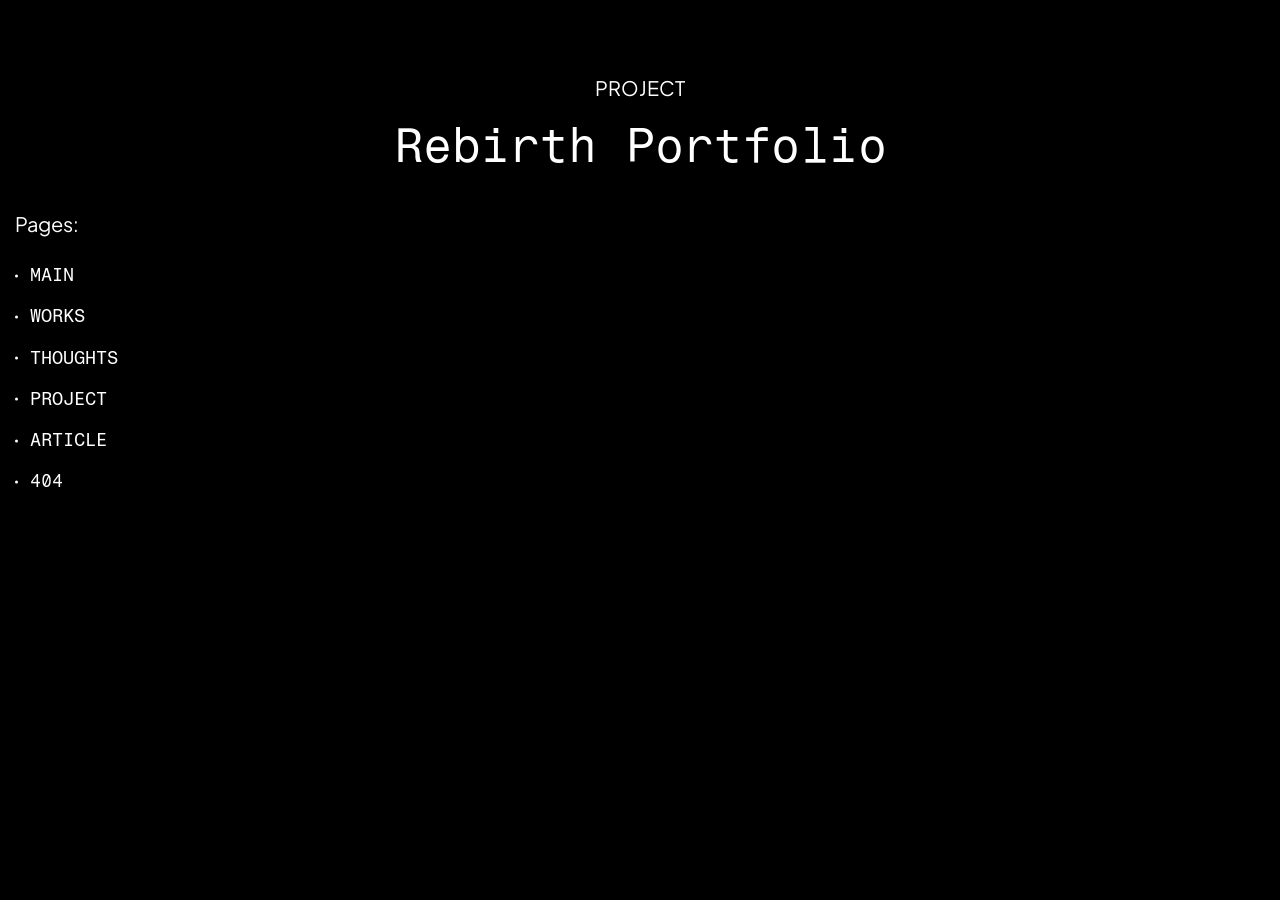
<file: index.html>
<!doctype html>
<html lang="en">
  <head>
    <meta charset="UTF-8" />
    <meta name="viewport" content="width=device-width, initial-scale=1.0" />
    <link rel="shortcut icon" href="./assets/img/favicon.ico" />
    <title>Project</title>
    <script type="module" crossorigin="" src="./js/main2.min.js?v=1777799266815"></script>
    <link rel="stylesheet" crossorigin="" href="./css/main2.min.css?v=1777799266815" />
    <link rel="stylesheet" crossorigin="" href="./css/index.min.css?v=1777799266815" />
  </head>
  <body>
    <div class="wrapper">
      <main class="page">
        <div data-fls-index="" class="index">
          <div class="index__container">
            <div class="index__head">
              <div class="index__label">Project</div>
              <h1 class="index__title">Rebirth Portfolio</h1>
            </div>
            <div class="index__items">
              <div class="index__eyebrow">Pages:</div>
              <ul class="index__list">
                <li class="index__item">
                  <a href="main.html" class="index__link">
                    Main
                    <svg class="index__link-arrow" viewbox="0 0 16 16" fill="none">
                      <path class="line" d="M1 8L15 8"></path>
                      <path class="left" d="M15 8L8 1"></path>
                      <path class="right" d="M15 8L8 15"></path>
                    </svg>
                  </a>
                </li>
                <li class="index__item">
                  <a href="work.html" class="index__link">
                    Works
                    <svg class="index__link-arrow" viewbox="0 0 16 16" fill="none">
                      <path class="line" d="M1 8L15 8"></path>
                      <path class="left" d="M15 8L8 1"></path>
                      <path class="right" d="M15 8L8 15"></path>
                    </svg>
                  </a>
                </li>
                <li class="index__item">
                  <a href="thoughts.html" class="index__link">
                    Thoughts
                    <svg class="index__link-arrow" viewbox="0 0 16 16" fill="none">
                      <path class="line" d="M1 8L15 8"></path>
                      <path class="left" d="M15 8L8 1"></path>
                      <path class="right" d="M15 8L8 15"></path>
                    </svg>
                  </a>
                </li>
                <li class="index__item">
                  <a href="projectstellar.html" class="index__link">
                    Project
                    <svg class="index__link-arrow" viewbox="0 0 16 16" fill="none">
                      <path class="line" d="M1 8L15 8"></path>
                      <path class="left" d="M15 8L8 1"></path>
                      <path class="right" d="M15 8L8 15"></path>
                    </svg>
                  </a>
                </li>
                <li class="index__item">
                  <a href="articlestellar.html" class="index__link">
                    Article
                    <svg class="index__link-arrow" viewbox="0 0 16 16" fill="none">
                      <path class="line" d="M1 8L15 8"></path>
                      <path class="left" d="M15 8L8 1"></path>
                      <path class="right" d="M15 8L8 15"></path>
                    </svg>
                  </a>
                </li>
                <li class="index__item">
                  <a href="notfound.html" class="index__link">
                    404
                    <svg class="index__link-arrow" viewbox="0 0 16 16" fill="none">
                      <path class="line" d="M1 8L15 8"></path>
                      <path class="left" d="M15 8L8 1"></path>
                      <path class="right" d="M15 8L8 15"></path>
                    </svg>
                  </a>
                </li>
              </ul>
            </div>
          </div>
        </div>
      </main>
    </div>
  </body>
</html>
</file>
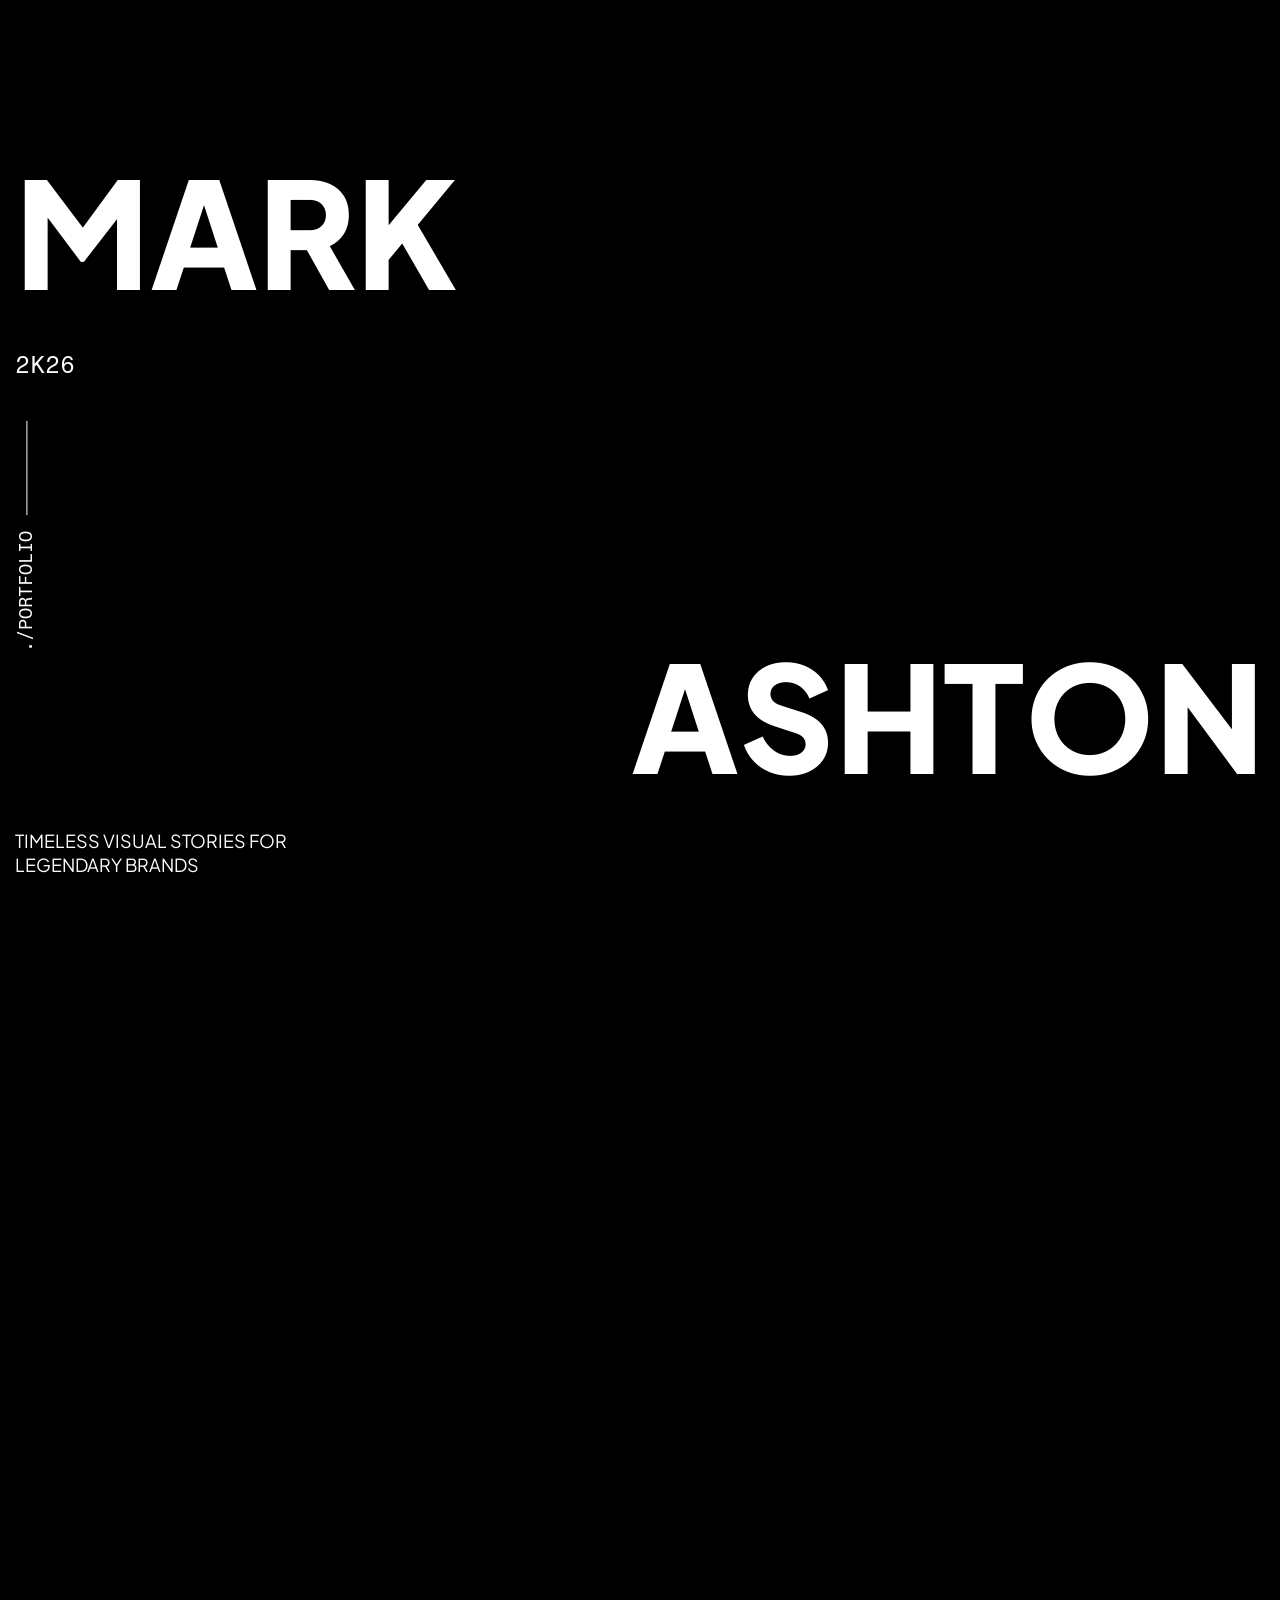
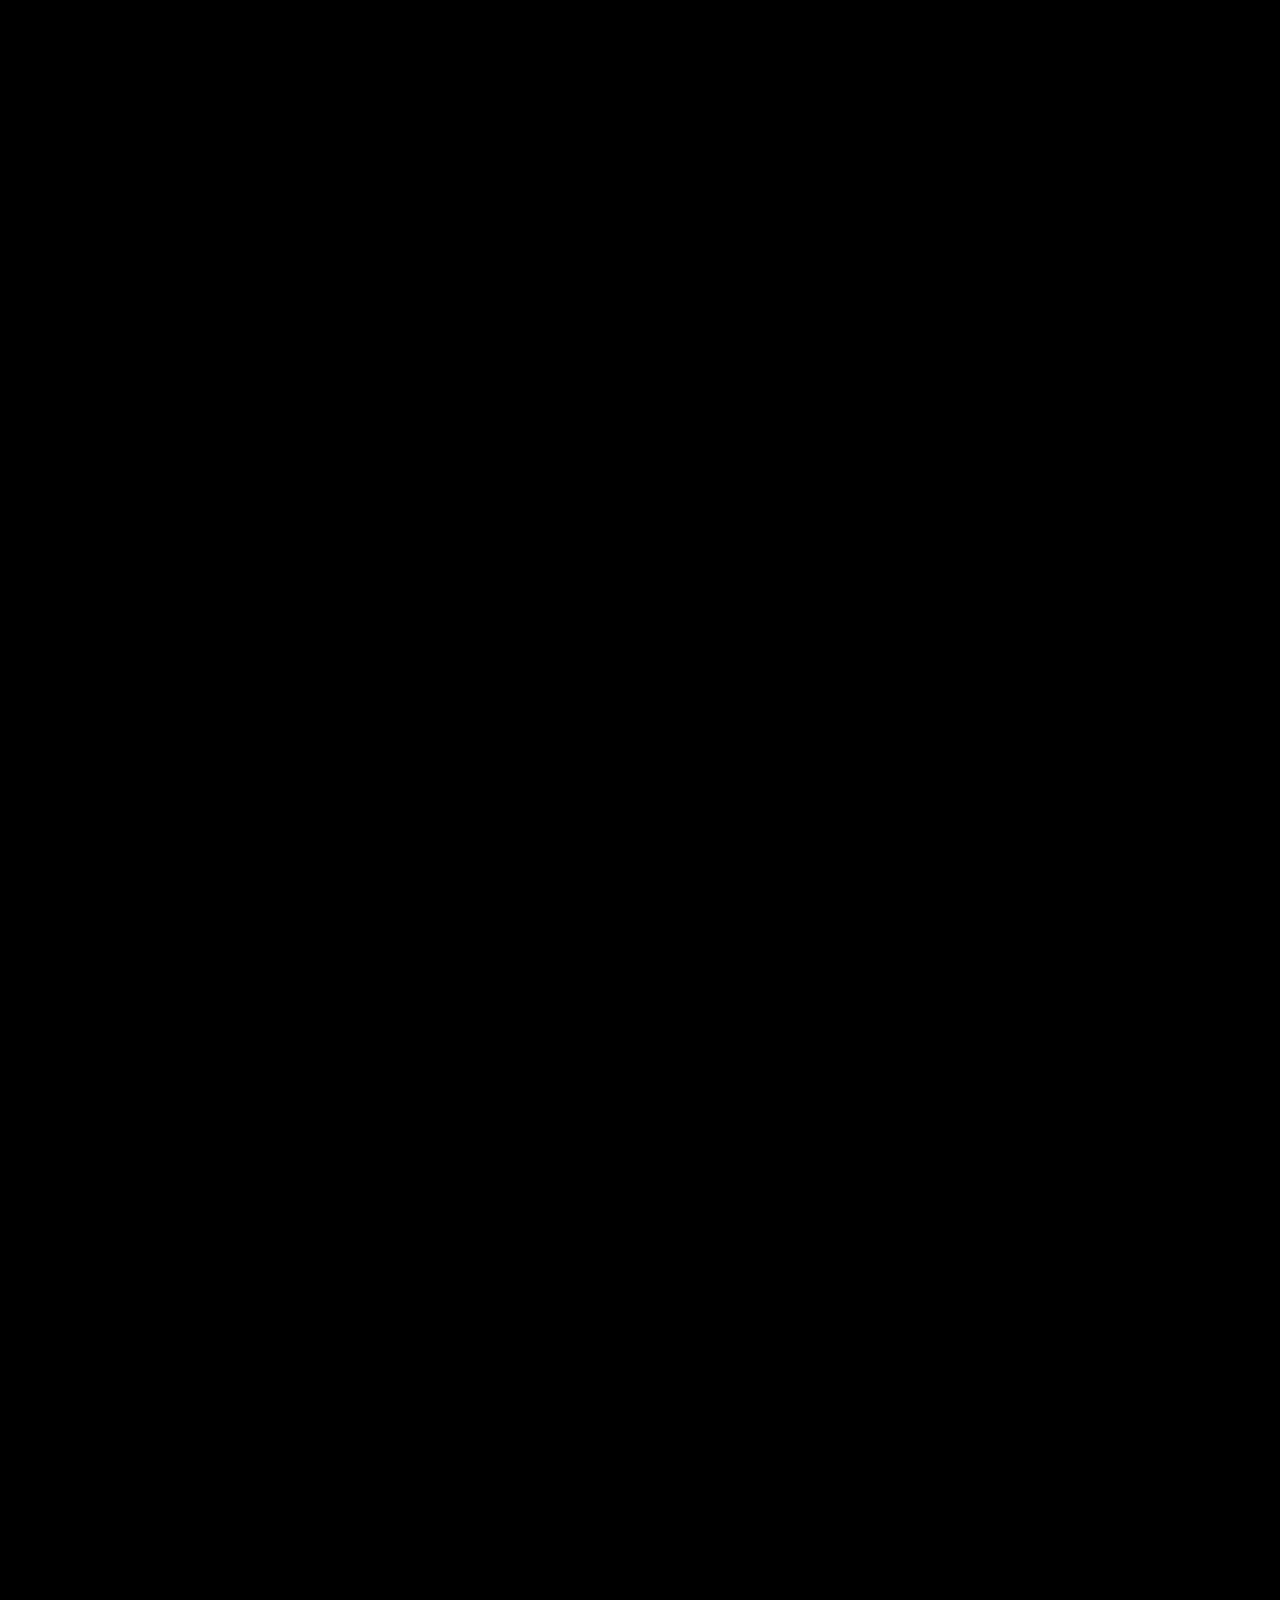
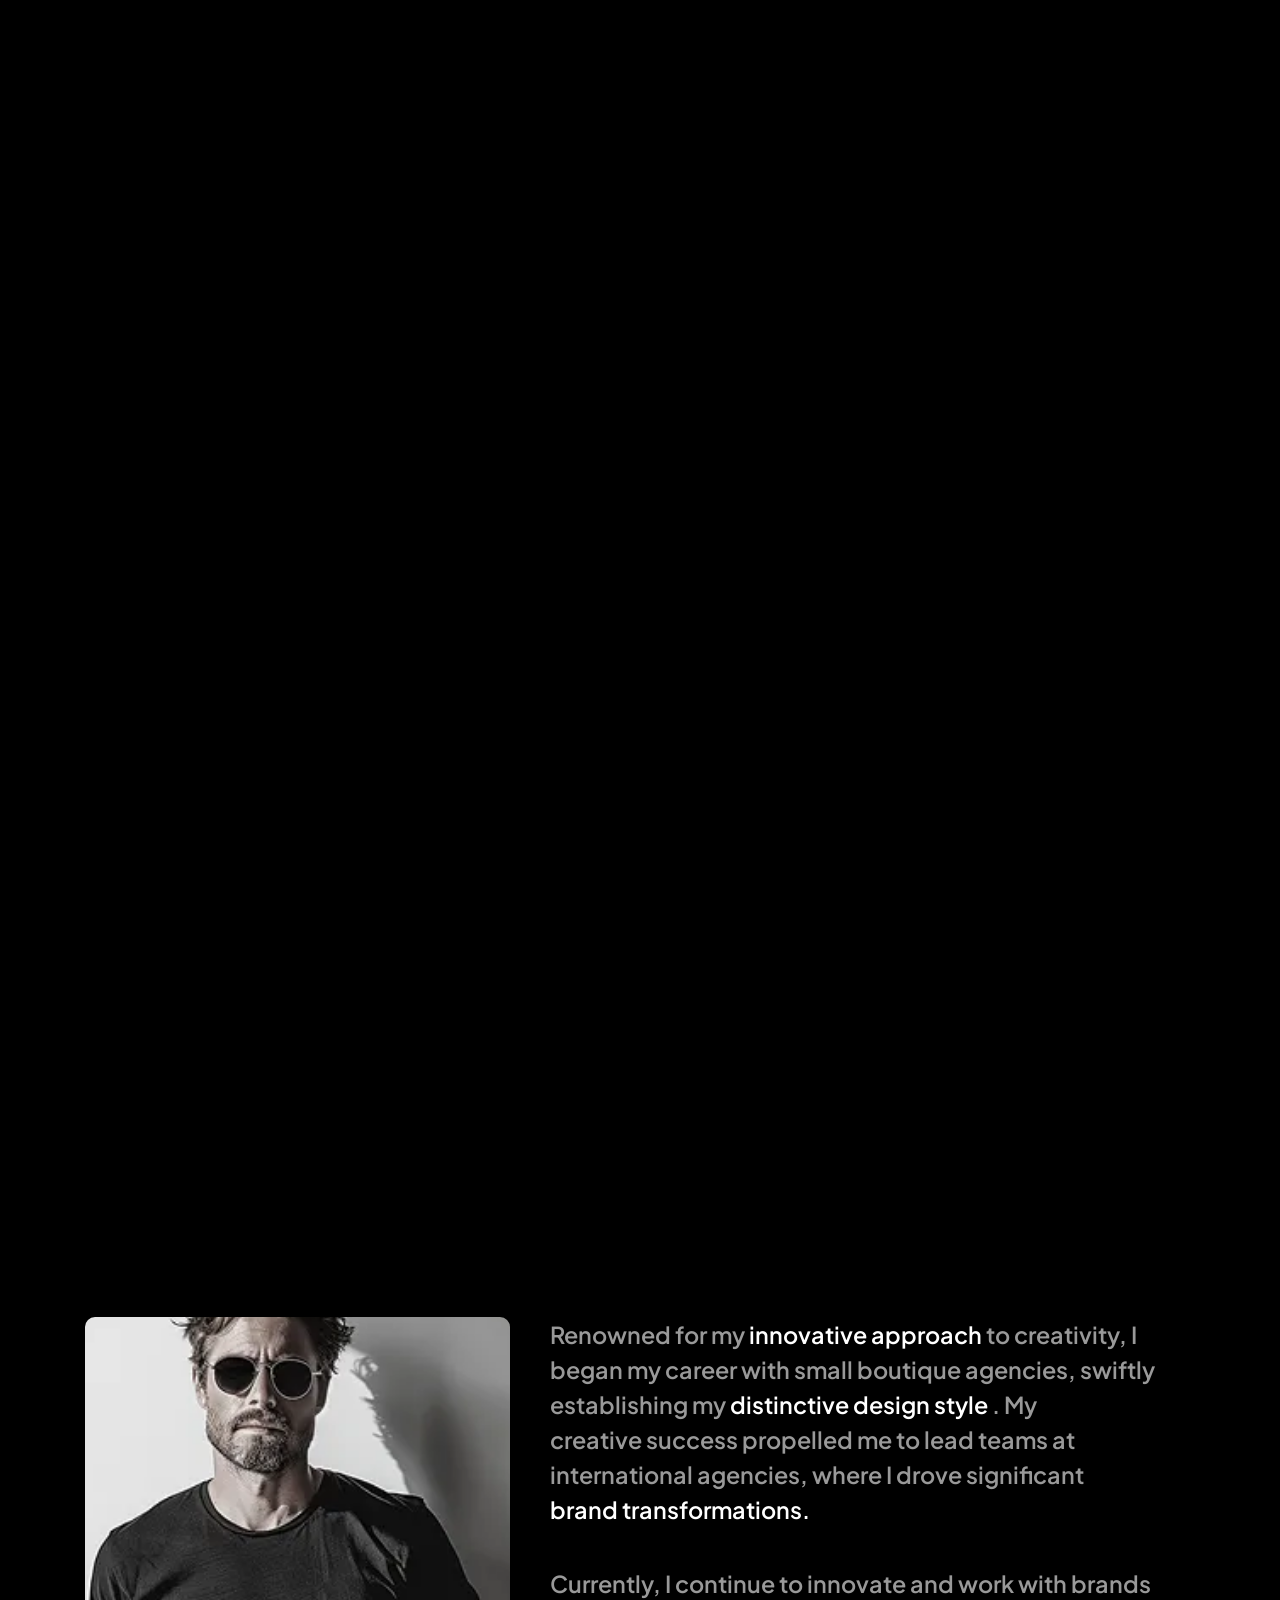
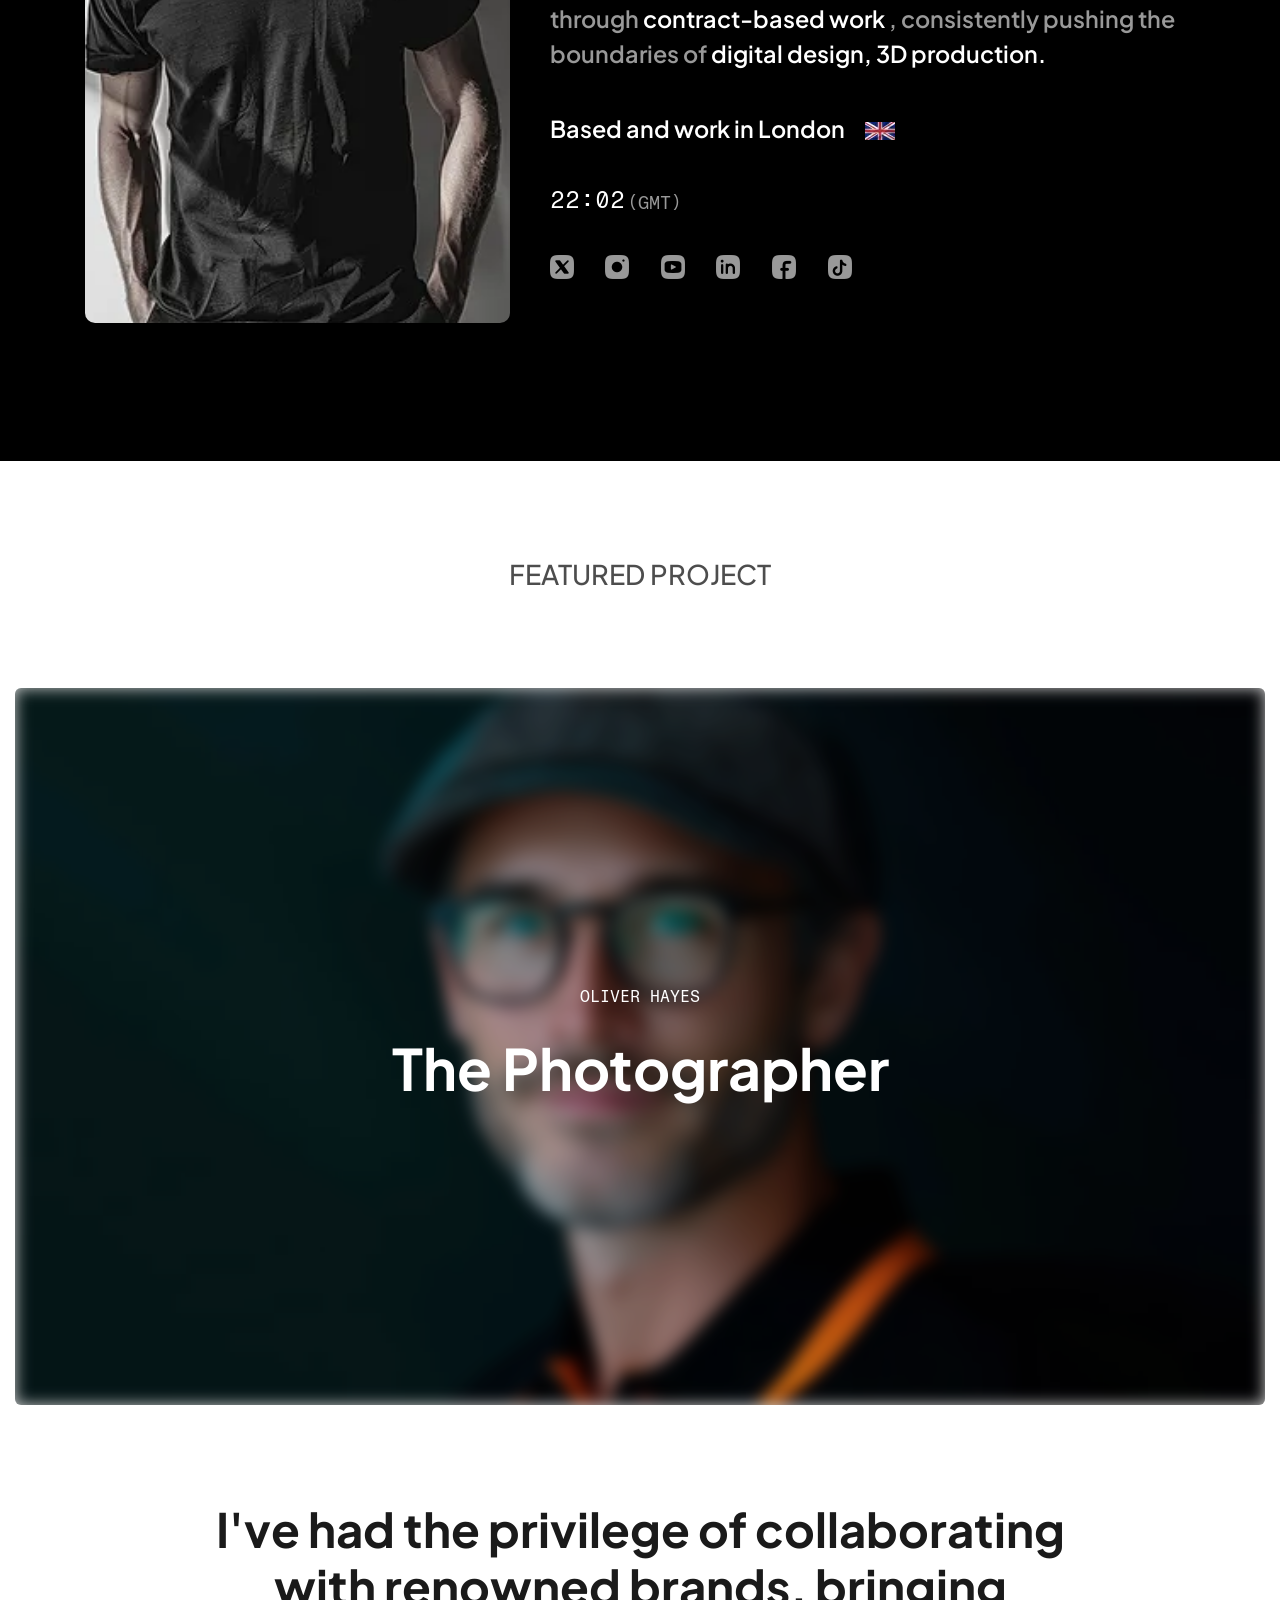
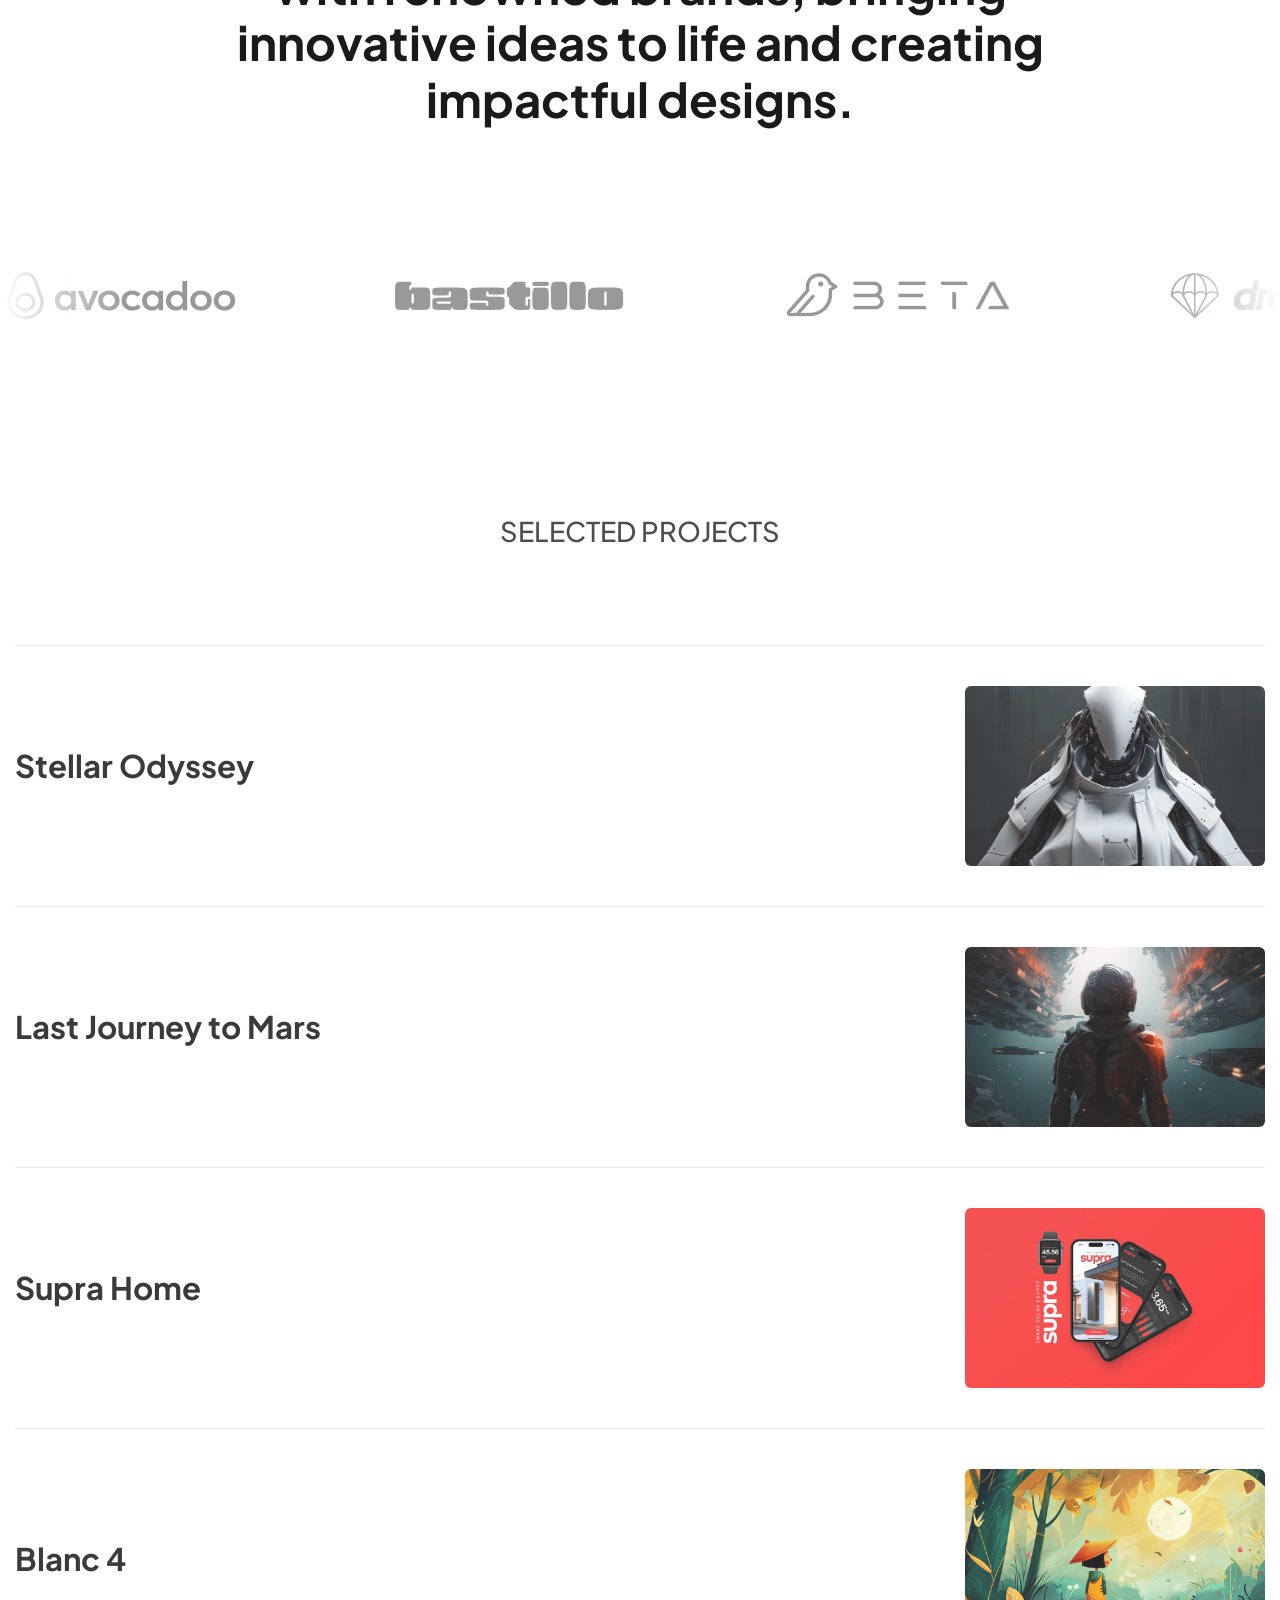
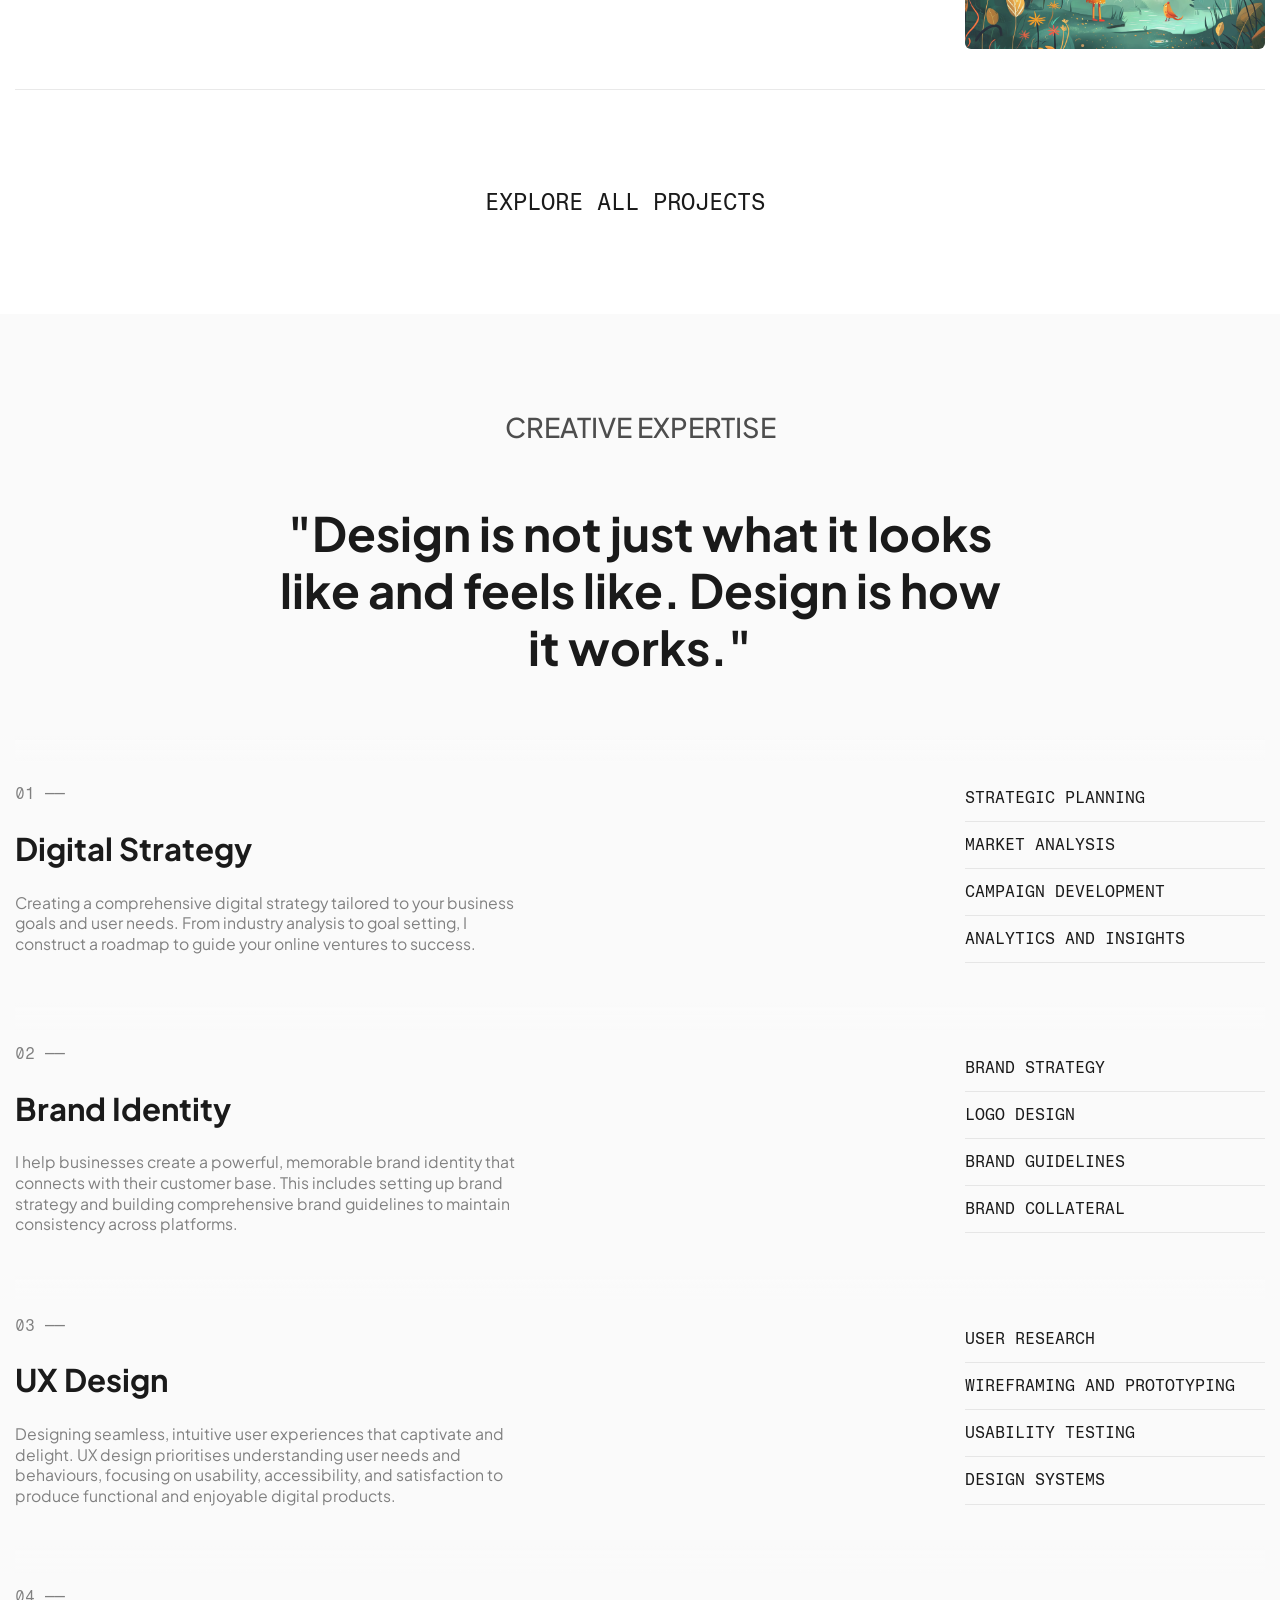
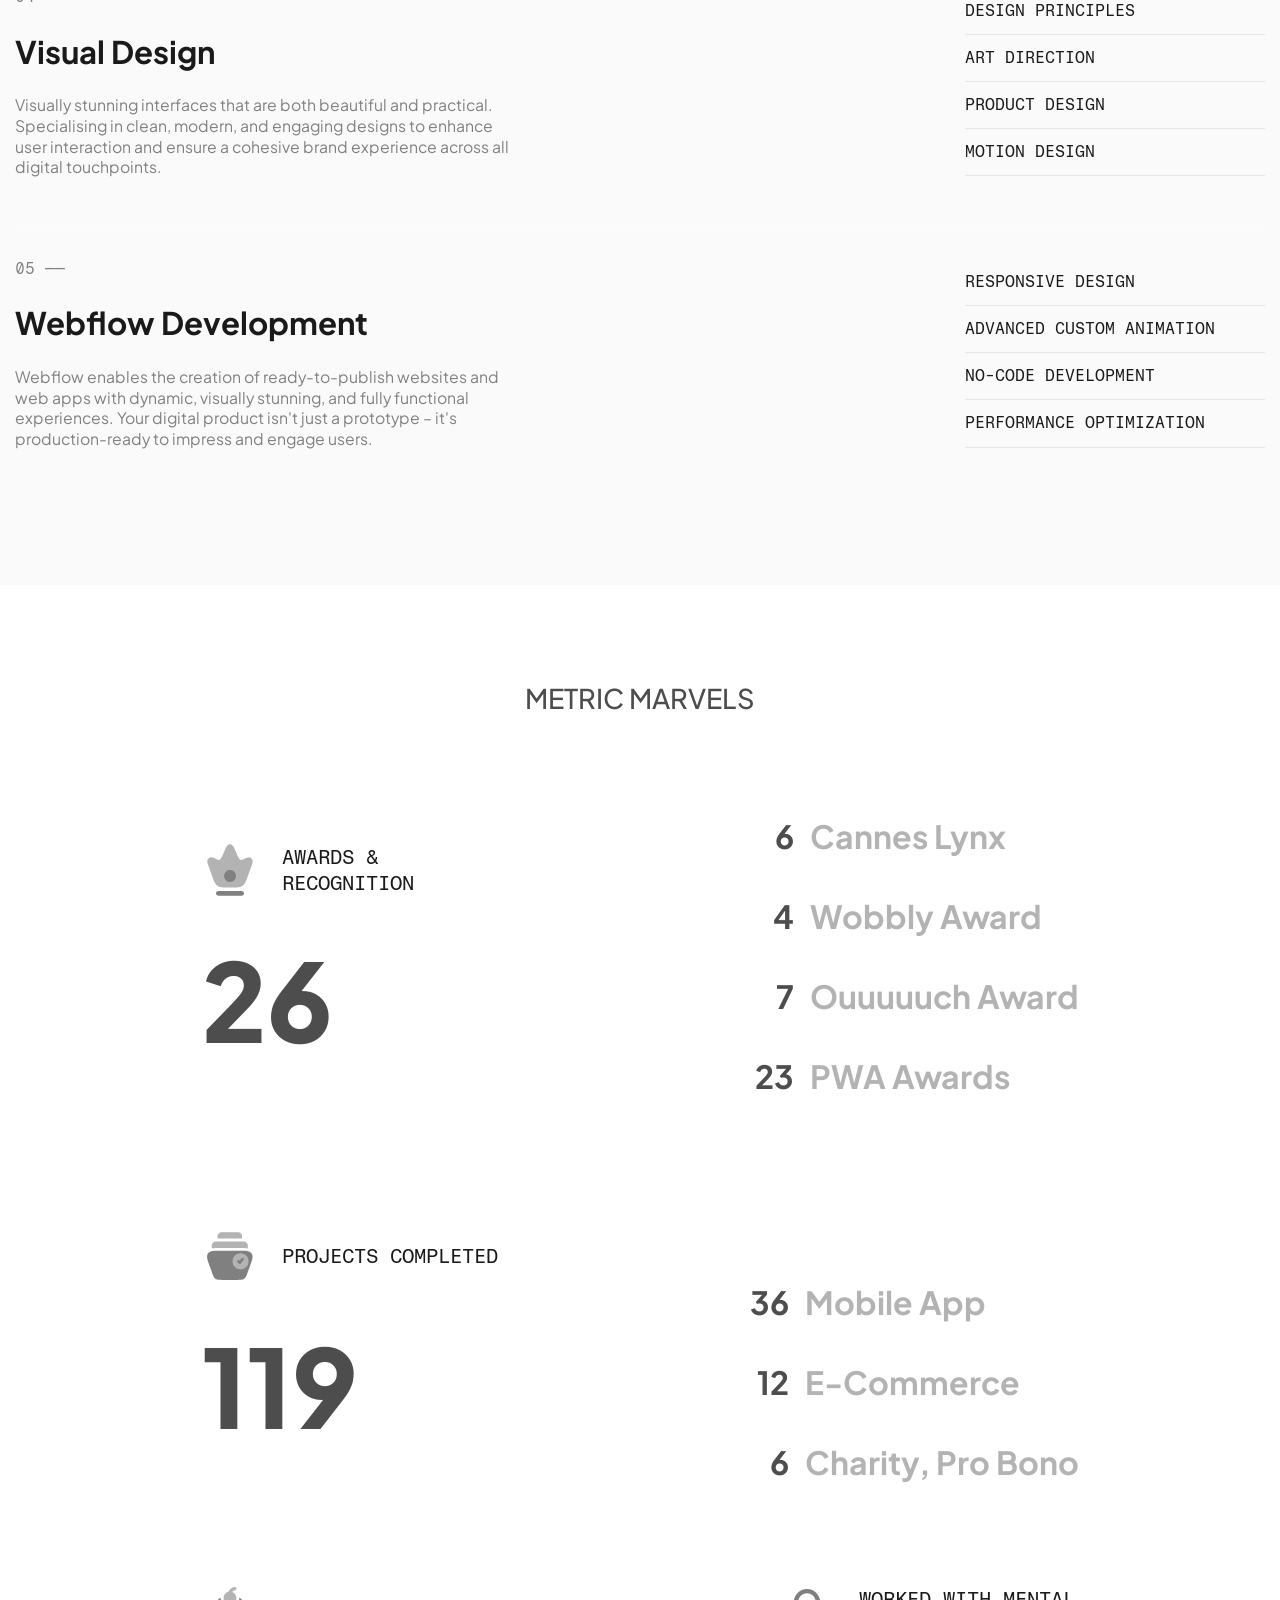
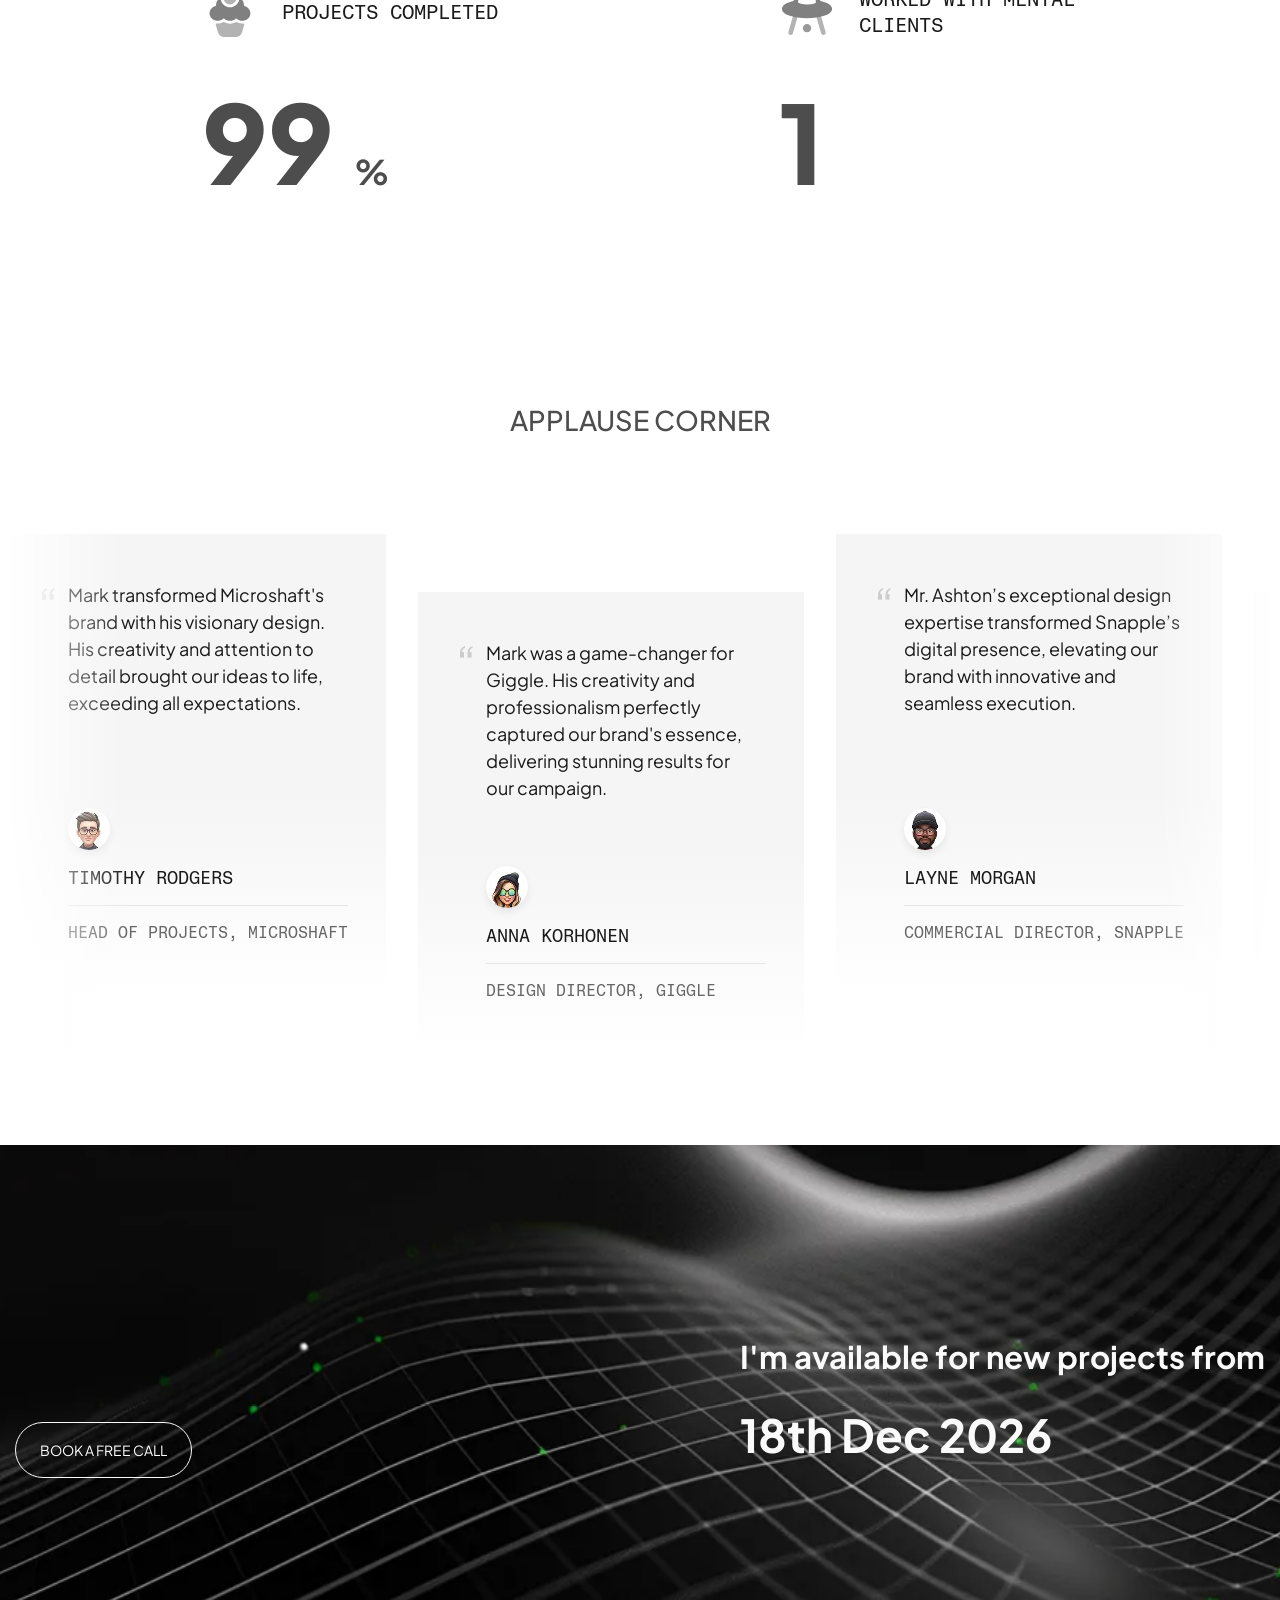
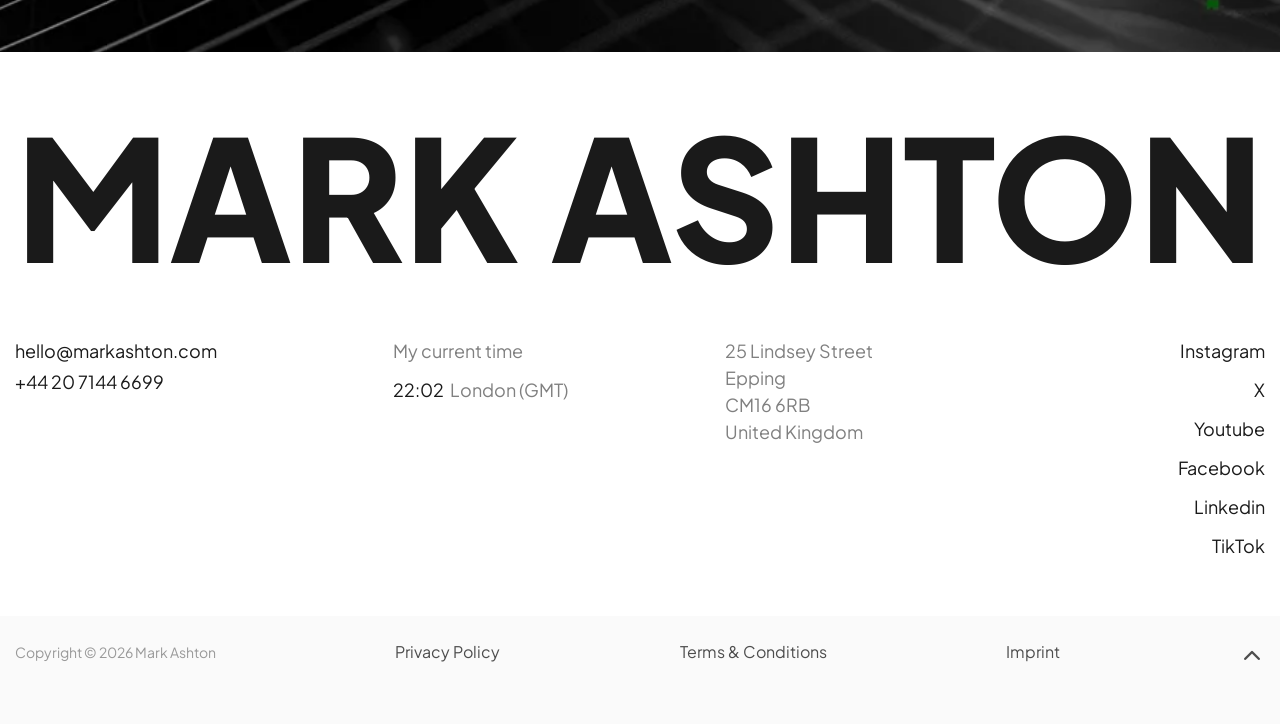
<file: main.html>
<!doctype html>
<html lang="en">
	<head>
		<meta charset="UTF-8">
		<meta name="viewport" content="width=device-width, initial-scale=1.0">
		<link rel="shortcut icon" href="./assets/img/favicon.ico">
		<title>Rebirth Portfolio</title>
		<script type="module" crossorigin="" src="./js/main.min.js?v=1778005113408"></script>
		<link rel="modulepreload" crossorigin="" href="./js/main2.min.js?v=1778005113408">
		<link rel="modulepreload" crossorigin="" href="./js/functions.min.js?v=1778005113408">
		<link rel="modulepreload" crossorigin="" href="./js/gsap.min.js?v=1778005113408">
		<link rel="modulepreload" crossorigin="" href="./js/watcher.min.js?v=1778005113408">
		<link rel="stylesheet" crossorigin="" href="./css/main2.min.css?v=1778005113408">
		<link rel="stylesheet" crossorigin="" href="./css/gsap.min.css?v=1778005113408">
		<link rel="stylesheet" crossorigin="" href="./css/main.min.css?v=1778005113408">
	</head>
	<body>
		<div class="wrapper">
			<header data-fls-header="" data-fls-gsap="" class="header">
				<div class="header__container header__container--main">
					<a href="#!" class="header__logo header__logo--other header__logo--main">mark ashton</a>
					<div class="header__menu header__menu--main menu">
						<button type="button" data-fls-menu="" class="menu__icon icon-menu">
							<span></span>
						</button>
						<nav class="menu__body">
							<ul class="menu__list">
								<li class="menu__item">
									<a href="#!" class="menu__link menu__link--other">WORK</a>
								</li>
								<li class="menu__item">
									<a href="#!" class="menu__link menu__link--other">ABOUT</a>
								</li>
								<li class="menu__item">
									<a href="#!" class="menu__link menu__link--other">THOUGHTS</a>
								</li>
								<li class="menu__item item-menu">
									<ul class="item-menu__list">
										<li class="item-menu__item">
											<a href="#!" class="item-menu__link menu__link menu__link--other">MAIL</a>
										</li>
										<li class="item-menu__item">
											<a href="#!" class="item-menu__link menu__link menu__link--other">TW</a>
										</li>
										<li class="item-menu__item">
											<a href="#!" class="item-menu__link menu__link menu__link--other">IG</a>
										</li>
										<li class="item-menu__item">
											<a href="#!" class="item-menu__link menu__link menu__link--other">LI</a>
										</li>
									</ul>
								</li>
							</ul>
						</nav>
					</div>
				</div>
			</header>
			<main class="page">
				<div data-fls-main="" class="main">
					<section data-fls-gsap="" data-fls-watcher="" data-fls-watcher-once="" class="hero">
						<div class="hero__container">
							<div class="hero__content">
								<h1 data-fls-splittype="" class="hero__title">mark</h1>
								<div class="hero__portfolio-widget portfolio-widget">
									<div class="portfolio-widget__content">
										<div class="portfolio-widget__text">./PORTFOLIO</div>
										<span class="portfolio-widget__line"></span>
									</div>
									<div class="portfolio-widget__year">2K26</div>
								</div>
								<div class="hero__bottom bottom-hero">
									<div class="bottom-hero__message">
										<div class="bottom-hero__text">
											<p>Timeless Visual Stories for Legendary Brands</p>
										</div>
										<div class="bottom-hero__arrow">
											<svg class="icon-arrow" viewbox="0 0 16 16" fill="none">
												<path class="icon-arrow__line" d="M8 1L8 15"></path>
												<path class="icon-arrow__left" d="M8 15L1 8"></path>
												<path class="icon-arrow__right" d="M8 15L15 8"></path>
											</svg>
										</div>
									</div>
									<h1 class="bottom-hero__title bottom-hero__title--mob">mark ashton</h1>
									<h2 data-fls-splittype="" class="bottom-hero__title bottom-hero__title--pc">ashton</h2>
								</div>
							</div>
						</div>
						<div data-fls-slider="" class="hero__slider swiper">
							<div class="hero__wrapper swiper-wrapper">
								<div class="hero__slide slide-hero swiper-slide">
									<div class="slide-hero__body">
										<picture>
											<source media="(max-width: 600px)" srcset="./assets/img/hero/1-600.avif" type="image/avif">
											<source media="(max-width: 1200px)" srcset="./assets/img/hero/1-1200.avif" type="image/avif">
											<img class="slide-hero__image" alt="Image" src="./assets/img/hero/1.avif">
										</picture>
									</div>
								</div>
								<div class="hero__slide slide-hero swiper-slide">
									<div class="slide-hero__body">
										<picture>
											<source media="(max-width: 600px)" srcset="./assets/img/hero/2-600.webp" type="image/webp">
											<source media="(max-width: 1200px)" srcset="./assets/img/hero/2-1200.webp" type="image/webp">
											<img class="slide-hero__image" alt="Image" src="./assets/img/hero/2.webp">
										</picture>
									</div>
								</div>
								<div class="hero__slide slide-hero swiper-slide">
									<div class="slide-hero__body">
										<picture>
											<source media="(max-width: 600px)" srcset="./assets/img/hero/3-600.avif" type="image/avif">
											<source media="(max-width: 1200px)" srcset="./assets/img/hero/3-1200.avif" type="image/avif">
											<img class="slide-hero__image" alt="Image" src="./assets/img/hero/3.avif">
										</picture>
									</div>
								</div>
								<div class="hero__slide slide-hero swiper-slide">
									<div class="slide-hero__body">
										<picture>
											<source media="(max-width: 600px)" srcset="./assets/img/hero/4-600.webp" type="image/webp">
											<source media="(max-width: 1200px)" srcset="./assets/img/hero/4-1200.webp" type="image/webp">
											<img class="slide-hero__image" alt="Image" src="./assets/img/hero/4.webp">
										</picture>
									</div>
								</div>
								<div class="hero__slide slide-hero swiper-slide">
									<div class="slide-hero__body">
										<picture>
											<source media="(max-width: 600px)" srcset="./assets/img/hero/5-600.webp" type="image/webp">
											<source media="(max-width: 1200px)" srcset="./assets/img/hero/5-1200.webp" type="image/webp">
											<img class="slide-hero__image" alt="Image" src="./assets/img/hero/5.webp">
										</picture>
									</div>
								</div>
							</div>
						</div>
					</section>
					<section class="introduction-about">
						<section class="introduction">
							<div data-fls-gsap="" class="introduction__container">
								<h2 data-fls-splittype="" class="introduction__title title">
									As a former Creative Director at Oglebee London and a four-time judge for Cannes Lynx, I have had the
          opportunity to collaborate with tech giants like Giggle, Snapple, and Beta, as well as iconic brands such as
          Netflux and Microshaft.
								</h2>
							</div>
						</section>
						<section class="about">
							<div class="about__container">
								<div class="about__profile">
									<div data-fls-watcher="" data-fls-watcher-threshold="0.3" class="about__media">
										<div class="about__image">
											<picture>
												<img class="about__image--img" alt="Image" src="./assets/img/about/profile-photo.webp">
											</picture>
										</div>
										<div class="about__block">
											<div class="about__signature">
												<picture>
													<img alt="Image" src="./assets/img/about/mark-ashton-signature.webp">
												</picture>
											</div>
											<div class="about__text">
												<p>AWARD-WINNING DESIGNER, ARTIST AND ENTREPRENEUR</p>
											</div>
										</div>
									</div>
									<div data-fls-watcher="" data-fls-watcher-threshold="0.5" class="about__content content-about">
										<div class="content-about__info">
											<p>
												Renowned for my
												<span class="content-about__info--white">innovative approach</span>
												to creativity, I
                began my career with small boutique agencies, swiftly establishing my
												<span class="content-about__info--white">distinctive design style</span>
												. My creative success propelled
                me to lead teams at international agencies, where I drove significant
												<span class="content-about__info--white">brand transformations.</span>
											</p>
											<p>
												Currently, I continue to innovate and work with brands through
												<span class="content-about__info--white">contract-based work</span>
												, consistently pushing the boundaries
                of
												<span class="content-about__info--white">digital design, 3D production.</span>
											</p>
											<p>
												<span class="content-about__info--white">Based and work in London</span>
												<picture>
													<img class="content-about__info--img" alt="Image" src="./assets/img/about/uk-flag.webp">
												</picture>
											</p>
										</div>
										<div data-timezone="Europe/London" class="content-about__current-time">
											<span data-time="" class="content-about__time">--:--</span>
											<span class="content-about__gmt">(GMT)</span>
										</div>
										<div class="content-about__block">
											<div class="content-about__social-links">
												<a href="#!" class="content-about__link">
													<span class="--icon-X"></span>
												</a>
												<a href="#!" class="content-about__link">
													<span class="--icon-insta"></span>
												</a>
												<a href="#!" class="content-about__link">
													<span class="--icon-youtube"></span>
												</a>
												<a href="#!" class="content-about__link">
													<span class="--icon-linkedin"></span>
												</a>
												<a href="#!" class="content-about__link">
													<span class="--icon-facebook"></span>
												</a>
												<a href="#!" class="content-about__link">
													<span class="--icon-tiktok"></span>
												</a>
											</div>
											<a href="#!" class="content-about__resume">RESUMÉ</a>
										</div>
									</div>
								</div>
							</div>
						</section>
					</section>
					<section class="futured">
						<div class="futured__container">
							<h2 class="futured__title title--small">Featured Project</h2>
							<article data-fls-watcher="" data-fls-watcher-once="" data-fls-watcher-threshold="0.2" class="futured__article">
								<div class="futured__block-image">
									<picture>
										<source media="(max-width: 600px)" srcset="./assets/img/hero/1-600.avif" type="image/avif">
										<source media="(max-width: 1200px)" srcset="./assets/img/hero/1-1200.avif" type="image/avif">
										<img class="futured__image" alt="Image" src="./assets/img/hero/1.avif">
									</picture>
								</div>
								<div class="futured__block">
									<div class="futured__eyebrow">Oliver Hayes</div>
									<h2 class="futured__title-article title">
										<a href="#!" class="futured__title-link">The Photographer</a>
									</h2>
								</div>
							</article>
						</div>
					</section>
					<section class="brands">
						<div class="brands__container">
							<h2 class="brands__title">
								I've had the privilege of collaborating with renowned brands, bringing innovative ideas to life and creating
        impactful designs.
							</h2>
						</div>
						<div data-fls-marquee="" data-fls-marquee-space="145" data-fls-marquee-speed="500" class="brands__marquee">
							<div class="brands__block">
								<picture>
									<img class="brands__logo" alt="Image" src="./assets/img/brands/1.webp">
								</picture>
							</div>
							<div class="brands__block">
								<picture>
									<img class="brands__logo" alt="Image" src="./assets/img/brands/2.webp">
								</picture>
							</div>
							<div class="brands__block">
								<picture>
									<img class="brands__logo" alt="Image" src="./assets/img/brands/3.webp">
								</picture>
							</div>
							<div class="brands__block">
								<picture>
									<img class="brands__logo" alt="Image" src="./assets/img/brands/4.webp">
								</picture>
							</div>
							<div class="brands__block">
								<picture>
									<img class="brands__logo" alt="Image" src="./assets/img/brands/5.webp">
								</picture>
							</div>
							<div class="brands__block">
								<picture>
									<img class="brands__logo" alt="Image" src="./assets/img/brands/6.webp">
								</picture>
							</div>
							<div class="brands__block">
								<picture>
									<img class="brands__logo" alt="Image" src="./assets/img/brands/7.webp">
								</picture>
							</div>
							<div class="brands__block">
								<picture>
									<img class="brands__logo" alt="Image" src="./assets/img/brands/8.webp">
								</picture>
							</div>
							<div class="brands__block">
								<picture>
									<img class="brands__logo" alt="Image" src="./assets/img/brands/9.webp">
								</picture>
							</div>
							<div class="brands__block">
								<picture>
									<img class="brands__logo" alt="Image" src="./assets/img/brands/10.webp">
								</picture>
							</div>
							<div class="brands__block">
								<picture>
									<img class="brands__logo" alt="Image" src="./assets/img/brands/11.webp">
								</picture>
							</div>
							<div class="brands__block">
								<picture>
									<img class="brands__logo" alt="Image" src="./assets/img/brands/12.webp">
								</picture>
							</div>
						</div>
					</section>
					<section class="projects">
						<div class="projects__container">
							<h2 class="projects__title title--small">SELECTED ProjectS</h2>
							<div data-fls-gsap="" class="projects__items">
								<article class="projects__item item-article">
									<div class="item-article__body">
										<div class="item-article__eyebrow">Nebula Production</div>
										<h3 class="item-article__title">
											<a href="#!" class="item-article__link-title title--mid">Stellar Odyssey</a>
										</h3>
										<div class="item-article__text">
											<p>From Concept to Creation – Breathing Life into Cinematic 3D Characters</p>
										</div>
									</div>
									<a href="#!" class="item-article__image-link">
										<picture>
											<source media="(max-width: 600px)" srcset="./assets/img/hero/2-600.webp" type="image/webp">
											<source media="(max-width: 1200px)" srcset="./assets/img/hero/2-1200.webp" type="image/webp">
											<img class="item-article__image" alt="Image" src="./assets/img/hero/2.webp">
										</picture>
									</a>
								</article>
								<article class="projects__item item-article">
									<div class="item-article__body">
										<div class="item-article__eyebrow">Cryo Studios</div>
										<h3 class="item-article__title">
											<a href="#!" class="item-article__link-title title--mid">Last Journey to Mars</a>
										</h3>
										<div class="item-article__text">
											<p>Vision to Reality – Unveiling the Final Human Visit to Martian Lands</p>
										</div>
									</div>
									<a href="#!" class="item-article__image-link">
										<picture>
											<source media="(max-width: 600px)" srcset="./assets/img/hero/3-600.avif" type="image/avif">
											<source media="(max-width: 1200px)" srcset="./assets/img/hero/3-1200.avif" type="image/avif">
											<img class="item-article__image" alt="Image" src="./assets/img/hero/3.avif">
										</picture>
									</a>
								</article>
								<article class="projects__item item-article">
									<div class="item-article__body">
										<div class="item-article__eyebrow">EcoGrid Technologies</div>
										<h3 class="item-article__title">
											<a href="#!" class="item-article__link-title title--mid">Supra Home</a>
										</h3>
										<div class="item-article__text">
											<p>Smart Solar Energy Management Mobile App</p>
										</div>
									</div>
									<a href="#!" class="item-article__image-link">
										<picture>
											<source media="(max-width: 600px)" srcset="./assets/img/projects/3-600.webp" type="image/webp">
											<img class="item-article__image" alt="Image" src="./assets/img/projects/3.webp">
										</picture>
									</a>
								</article>
								<article class="projects__item item-article">
									<div class="item-article__body">
										<div class="item-article__eyebrow">Blanc4 UK</div>
										<h3 class="item-article__title">
											<a href="#!" class="item-article__link-title title--mid">Blanc 4</a>
										</h3>
										<div class="item-article__text">
											<p>Redefine. Reposition. Revitalize.</p>
										</div>
									</div>
									<a href="#!" class="item-article__image-link">
										<picture>
											<source media="(max-width: 600px)" srcset="./assets/img/hero/5-600.webp" type="image/webp">
											<source media="(max-width: 1200px)" srcset="./assets/img/hero/5-1200.webp" type="image/webp">
											<img class="item-article__image" alt="Image" src="./assets/img/hero/5.webp">
										</picture>
									</a>
								</article>
							</div>
							<div class="projects__bottom">
								<a href="#!" class="projects__link link">
									EXPLORE ALL PROJECTS
									<svg class="projects__link-arrow link--arrow" viewbox="0 0 16 16" fill="none">
										<path class="line" d="M1 8L15 8"></path>
										<path class="left" d="M15 8L8 1"></path>
										<path class="right" d="M15 8L8 15"></path>
									</svg>
								</a>
							</div>
						</div>
					</section>
					<section class="approach">
						<div class="approach__container">
							<div data-fls-watcher="" data-fls-watcher-once="" data-fls-watcher-threshold="0.3" class="approach__head head-approach">
								<h2 class="head-approach__title title--small">creative expertise</h2>
								<div class="head-approach__text">
									<p>"Design is not just what it looks like and feels like. Design is how it works."</p>
								</div>
							</div>
							<div class="approach__body">
								<div class="approach__item item-approach">
									<div class="item-approach__block block-item">
										<div class="block-item__digit">01 ——</div>
										<h3 class="block-item__title title--mid">Digital Strategy</h3>
										<div class="block-item__text">
											<p>
												Creating a comprehensive digital strategy tailored to your business goals and user needs. From industry
                analysis to goal setting, I construct a roadmap to guide your online ventures to success.
											</p>
										</div>
									</div>
									<div class="item-approach__block block-steps">
										<ul class="block-steps__list">
											<li class="block-steps__item">Strategic Planning</li>
											<li class="block-steps__item">Market Analysis</li>
											<li class="block-steps__item">Campaign Development</li>
											<li class="block-steps__item">Analytics and Insights</li>
										</ul>
									</div>
								</div>
								<div class="approach__item item-approach">
									<div class="item-approach__block block-item">
										<div class="block-item__digit">02 ——</div>
										<h3 class="block-item__title title--mid">Brand Identity</h3>
										<div class="block-item__text">
											<p>
												I help businesses create a powerful, memorable brand identity that connects with their customer base.
                This includes setting up brand strategy and building comprehensive brand guidelines to maintain
                consistency across platforms.
											</p>
										</div>
									</div>
									<div class="item-approach__block block-steps">
										<ul class="block-steps__list">
											<li class="block-steps__item">Brand Strategy</li>
											<li class="block-steps__item">Logo Design</li>
											<li class="block-steps__item">Brand Guidelines</li>
											<li class="block-steps__item">Brand collateral</li>
										</ul>
									</div>
								</div>
								<div class="approach__item item-approach">
									<div class="item-approach__block block-item">
										<div class="block-item__digit">03 ——</div>
										<h3 class="block-item__title title--mid">UX Design</h3>
										<div class="block-item__text">
											<p>
												Designing seamless, intuitive user experiences that captivate and delight. UX design prioritises
                understanding user needs and behaviours, focusing on usability, accessibility, and satisfaction to
                produce functional and enjoyable digital products.
											</p>
										</div>
									</div>
									<div class="item-approach__block block-steps">
										<ul class="block-steps__list">
											<li class="block-steps__item">User research</li>
											<li class="block-steps__item">Wireframing and Prototyping</li>
											<li class="block-steps__item">Usability Testing</li>
											<li class="block-steps__item">Design Systems</li>
										</ul>
									</div>
								</div>
								<div class="approach__item item-approach">
									<div class="item-approach__block block-item">
										<div class="block-item__digit">04 ——</div>
										<h3 class="block-item__title title--mid">Visual Design</h3>
										<div class="block-item__text">
											<p>
												Visually stunning interfaces that are both beautiful and practical. Specialising in clean, modern, and
                engaging designs to enhance user interaction and ensure a cohesive brand experience across all digital
                touchpoints.
											</p>
										</div>
									</div>
									<div class="item-approach__block block-steps">
										<ul class="block-steps__list">
											<li class="block-steps__item">Design Principles</li>
											<li class="block-steps__item">Art direction</li>
											<li class="block-steps__item">Product Design</li>
											<li class="block-steps__item">Motion Design</li>
										</ul>
									</div>
								</div>
								<div class="approach__item item-approach">
									<div class="item-approach__block block-item">
										<div class="block-item__digit">05 ——</div>
										<h3 class="block-item__title title--mid">Webflow Development</h3>
										<div class="block-item__text">
											<p>
												Webflow enables the creation of ready-to-publish websites and web apps with dynamic, visually stunning,
                and fully functional experiences. Your digital product isn't just a prototype – it's production-ready to
                impress and engage users.
											</p>
										</div>
									</div>
									<div class="item-approach__block block-steps">
										<ul class="block-steps__list">
											<li class="block-steps__item">Responsive Design</li>
											<li class="block-steps__item">Advanced Custom animation</li>
											<li class="block-steps__item">No-code development</li>
											<li class="block-steps__item">Performance Optimization</li>
										</ul>
									</div>
								</div>
							</div>
						</div>
					</section>
					<section class="metrics">
						<div class="metrics__container">
							<h2 class="metrics__title title--small">METRIC MARVELS</h2>
							<div class="metrics__items">
								<div class="metrics__item item-metrics">
									<div class="item-metrics__column column-name">
										<div data-fls-watcher="" data-fls-watcher-threshold="1" data-fls-watcher-stat="" class="column-name__block">
											<div class="column-name__icon">
												<img src="./assets/img/metrics/awards-recognition-icon.svg" alt="Image">
											</div>
											<h3 class="column-name__title">AWARDS & Recognition</h3>
										</div>
										<div data-fls-watcher="" class="column-name__digit">
											<span data-fls-digcounter="">26</span>
										</div>
									</div>
									<div class="item-metrics__column column-stat">
										<ul class="column-stat__list">
											<li data-fls-watcher="" data-fls-watcher-threshold="1" data-fls-watcher-stat="" class="column-stat__item">
												<span class="column-stat__digit">
													<span class="column-stat__digit-inner">6</span>
												</span>
												<span class="column-stat__text">
													<span class="column-stat__text-inner">Cannes Lynx</span>
												</span>
											</li>
											<li data-fls-watcher="" data-fls-watcher-threshold="1" data-fls-watcher-stat="" class="column-stat__item">
												<span class="column-stat__digit">
													<span class="column-stat__digit-inner">4</span>
												</span>
												<span class="column-stat__text">
													<span class="column-stat__text-inner">Wobbly Award</span>
												</span>
											</li>
											<li data-fls-watcher="" data-fls-watcher-threshold="1" data-fls-watcher-stat="" class="column-stat__item">
												<span class="column-stat__digit">
													<span class="column-stat__digit-inner">7</span>
												</span>
												<span class="column-stat__text">
													<span class="column-stat__text-inner">Ouuuuuch Award</span>
												</span>
											</li>
											<li data-fls-watcher="" data-fls-watcher-threshold="1" data-fls-watcher-stat="" class="column-stat__item">
												<span class="column-stat__digit">
													<span class="column-stat__digit-inner">23</span>
												</span>
												<span class="column-stat__text">
													<span class="column-stat__text-inner">PWA Awards</span>
												</span>
											</li>
										</ul>
									</div>
								</div>
								<div class="metrics__item item-metrics">
									<div data-fls-watcher="" class="item-metrics__column column-name">
										<div data-fls-watcher="" data-fls-watcher-threshold="1" data-fls-watcher-stat="" class="column-name__block">
											<div class="column-name__icon">
												<img src="./assets/img/metrics/projects-completed-icon.svg" alt="Image">
											</div>
											<h3 class="column-name__title">Projects Completed</h3>
										</div>
										<div data-fls-watcher="" class="column-name__digit">
											<span data-fls-digcounter="">119</span>
										</div>
									</div>
									<div class="item-metrics__column column-stat">
										<ul class="column-stat__list">
											<li data-fls-watcher="" data-fls-watcher-threshold="1" data-fls-watcher-stat="" class="column-stat__item">
												<span class="column-stat__digit">
													<span class="column-stat__digit-inner">65</span>
												</span>
												<span class="column-stat__text">
													<span class="column-stat__text-inner">Webdesign</span>
												</span>
											</li>
											<li data-fls-watcher="" data-fls-watcher-threshold="1" data-fls-watcher-stat="" class="column-stat__item">
												<span class="column-stat__digit">
													<span class="column-stat__digit-inner">36</span>
												</span>
												<span class="column-stat__text">
													<span class="column-stat__text-inner">Mobile App</span>
												</span>
											</li>
											<li data-fls-watcher="" data-fls-watcher-threshold="1" data-fls-watcher-stat="" class="column-stat__item">
												<span class="column-stat__digit">
													<span class="column-stat__digit-inner">12</span>
												</span>
												<span class="column-stat__text">
													<span class="column-stat__text-inner">E-Commerce</span>
												</span>
											</li>
											<li data-fls-watcher="" data-fls-watcher-threshold="1" data-fls-watcher-stat="" class="column-stat__item">
												<span class="column-stat__digit">
													<span class="column-stat__digit-inner">6</span>
												</span>
												<span class="column-stat__text">
													<span class="column-stat__text-inner">Charity, Pro Bono</span>
												</span>
											</li>
										</ul>
									</div>
								</div>
								<div class="metrics__item item-metrics">
									<div data-fls-watcher="" class="item-metrics__column column-name">
										<div data-fls-watcher="" data-fls-watcher-threshold="1" data-fls-watcher-stat="" class="column-name__block">
											<div class="column-name__icon">
												<img src="./assets/img/metrics/client-satisfaction-icon.svg" alt="Image">
											</div>
											<h3 class="column-name__title">PROJECTS COMPLETED</h3>
										</div>
										<div data-fls-watcher="" class="column-name__digit">
											<span data-fls-digcounter="">99</span>
											<span class="column-name__percent">%</span>
										</div>
									</div>
									<div data-fls-watcher="" class="item-metrics__column column-stat">
										<div data-fls-watcher="" data-fls-watcher-threshold="1" data-fls-watcher-stat="" class="column-stat__block">
											<div class="column-stat__icon">
												<img src="./assets/img/metrics/mental-client-icon.svg" alt="Image">
											</div>
											<div class="column-stat__description">WORKED WITH MENTAL CLIENTS</div>
										</div>
										<div data-fls-watcher="" class="column-stat__count">
											<span data-fls-digcounter="" data-fls-digcounter-from="100">1</span>
										</div>
									</div>
								</div>
							</div>
						</div>
					</section>
					<section class="corner">
						<div class="corner__container">
							<h2 class="corner__title title--small">APPLAUSE CORNER</h2>
						</div>
						<div data-fls-marquee="" data-fls-marquee-space="32" data-fls-marquee-speed="500" data-fls-marquee-pause="" class="corner__testimonials">
							<div class="corner__testimonial testimonial">
								<div class="testimonial__body">
									<div class="testimonial__text">
										<p>
											Mark transformed Microshaft's brand with his visionary design. His creativity and attention to detail
              brought our ideas to life, exceeding all expectations.
										</p>
									</div>
									<div class="testimonial__block">
										<div class="testimonial__icon">
											<picture>
												<img alt="Image" src="./assets/img/corner/1.webp">
											</picture>
										</div>
										<div class="testimonial__name">Timothy Rodgers</div>
										<div class="testimonial__position">Head of Projects, Microshaft</div>
									</div>
								</div>
							</div>
							<div class="corner__testimonial testimonial">
								<div class="testimonial__body">
									<div class="testimonial__text">
										<p>
											Mark was a game-changer for Giggle. His creativity and professionalism perfectly captured our brand's
              essence, delivering stunning results for our campaign.
										</p>
									</div>
									<div class="testimonial__block">
										<div class="testimonial__icon">
											<picture>
												<img alt="Image" src="./assets/img/corner/2.webp">
											</picture>
										</div>
										<div class="testimonial__name">Anna Korhonen</div>
										<div class="testimonial__position">Design Director, Giggle</div>
									</div>
								</div>
							</div>
							<div class="corner__testimonial testimonial">
								<div class="testimonial__body">
									<div class="testimonial__text">
										<p>
											Mr. Ashton’s exceptional design expertise transformed Snapple’s digital presence, elevating our brand with
              innovative and seamless execution.
										</p>
									</div>
									<div class="testimonial__block">
										<div class="testimonial__icon">
											<picture>
												<img alt="Image" src="./assets/img/corner/3.webp">
											</picture>
										</div>
										<div class="testimonial__name">Layne Morgan</div>
										<div class="testimonial__position">Commercial Director, Snapple</div>
									</div>
								</div>
							</div>
							<div class="corner__testimonial testimonial">
								<div class="testimonial__body">
									<div class="testimonial__text">
										<p>
											Working with Mark Ashton was a game-changer. His innovative approach and expertise in design elevated our
              project to new heights. A true professional!
										</p>
									</div>
									<div class="testimonial__block">
										<div class="testimonial__icon">
											<picture>
												<img alt="Image" src="./assets/img/corner/4.webp">
											</picture>
										</div>
										<div class="testimonial__name">Josh Stevens</div>
										<div class="testimonial__position">Creative Director, Netflux</div>
									</div>
								</div>
							</div>
							<div class="corner__testimonial testimonial">
								<div class="testimonial__body">
									<div class="testimonial__text">
										<p>
											Mark's design expertise revolutionised our digital presence. His innovative approach and seamless
              execution were instrumental in elevating our brand.
										</p>
									</div>
									<div class="testimonial__block">
										<div class="testimonial__icon">
											<picture>
												<img alt="Image" src="./assets/img/corner/5.avif">
											</picture>
										</div>
										<div class="testimonial__name">Anita Hoffmann</div>
										<div class="testimonial__position">Lead UX Designer, Beta</div>
									</div>
								</div>
							</div>
							<div class="corner__testimonial testimonial">
								<div class="testimonial__body">
									<div class="testimonial__text">
										<p>
											Working with Mark Ashton was a game-changer. His innovative approach and expertise in design elevated our
              project to new heights. A true professional!
										</p>
									</div>
									<div class="testimonial__block">
										<div class="testimonial__icon">
											<picture>
												<img alt="Image" src="./assets/img/corner/6.avif">
											</picture>
										</div>
										<div class="testimonial__name">Josh Stevens</div>
										<div class="testimonial__position">Creative Director, Netflux</div>
									</div>
								</div>
							</div>
						</div>
					</section>
					<section data-fls-gsap="" data-fls-bookcall="" class="book-call">
						<picture>
							<source media="(max-width: 600px)" srcset="./assets/img/book-call/bg-600.webp" type="image/webp">
							<source media="(max-width: 1200px)" srcset="./assets/img/book-call/bg-1200.webp" type="image/webp">
							<img class="book-call__bg" alt="Image" src="./assets/img/book-call/bg.webp">
						</picture>
						<div class="book-call__container">
							<div class="book-call__body">
								<div class="book-call__action action">
									<div data-fls-gsap="" class="action__text">Have a project?</div>
									<button data-fls-gsap="" data-fls-button="" class="action__button button" aria-label="Book a free call">
										<span>BOOK A FREE CALL</span>
									</button>
								</div>
								<div class="book-call__available available">
									<span class="available__text">I'm available for new projects from</span>
									<time class="available__time" id="date"></time>
								</div>
							</div>
						</div>
					</section>
				</div>
			</main>
			<footer data-fls-footer="" class="footer">
				<div class="footer__top top-footer">
					<div class="top-footer__container">
						<h1 class="top-footer__title">mark ashton</h1>
						<div class="top-footer__columns">
							<div class="top-footer__column column-contact">
								<a href="#!" class="column-contact__link" data-copy="Copy email" data-copied="Copied">hello@markashton.com</a>
								<a href="#!" class="column-contact__link" data-copy="Copy phone" data-copied="Copied">+44 20 7144 6699</a>
							</div>
							<div class="top-footer__column column-time">
								<div class="column-time__label">My current time</div>
								<div data-timezone="Europe/London" class="column-time__block">
									<span data-time="" class="column-time__time">--:--</span>
									<span class="column-time__city">London (GMT)</span>
								</div>
							</div>
							<div class="top-footer__column column-location">
								<address class="column-location__address">
									25 Lindsey Street
									<br>
									Epping
									<br>
									CM16 6RB
									<br>
									United Kingdom
								</address>
							</div>
							<div class="top-footer__column column-social">
								<ul class="column-social__list">
									<li class="column-social__item">
										<a href="#!" class="column-social__link">Instagram</a>
									</li>
									<li class="column-social__item">
										<a href="#!" class="column-social__link">X</a>
									</li>
									<li class="column-social__item">
										<a href="#!" class="column-social__link">Youtube</a>
									</li>
									<li class="column-social__item">
										<a href="#!" class="column-social__link">Facebook</a>
									</li>
									<li class="column-social__item">
										<a href="#!" class="column-social__link">Linkedin</a>
									</li>
									<li class="column-social__item">
										<a href="#!" class="column-social__link">TikTok</a>
									</li>
								</ul>
							</div>
						</div>
					</div>
				</div>
				<div class="footer__bottom bottom-footer">
					<div class="bottom-footer__container">
						<div class="bottom-footer__copy">Copyright © 2024 Mark Ashton</div>
						<a href="#!" class="bottom-footer__link">Privacy Policy</a>
						<a href="#!" class="bottom-footer__link">Terms & Conditions</a>
						<a href="#!" class="bottom-footer__link">Imprint</a>
						<a href="#!" data-fls-scrollto=".header" class="bottom-footer__up">
							<span class="icon--icon-chevron-up"></span>
						</a>
					</div>
				</div>
			</footer>
		</div>
	</body>
</html>
</file>
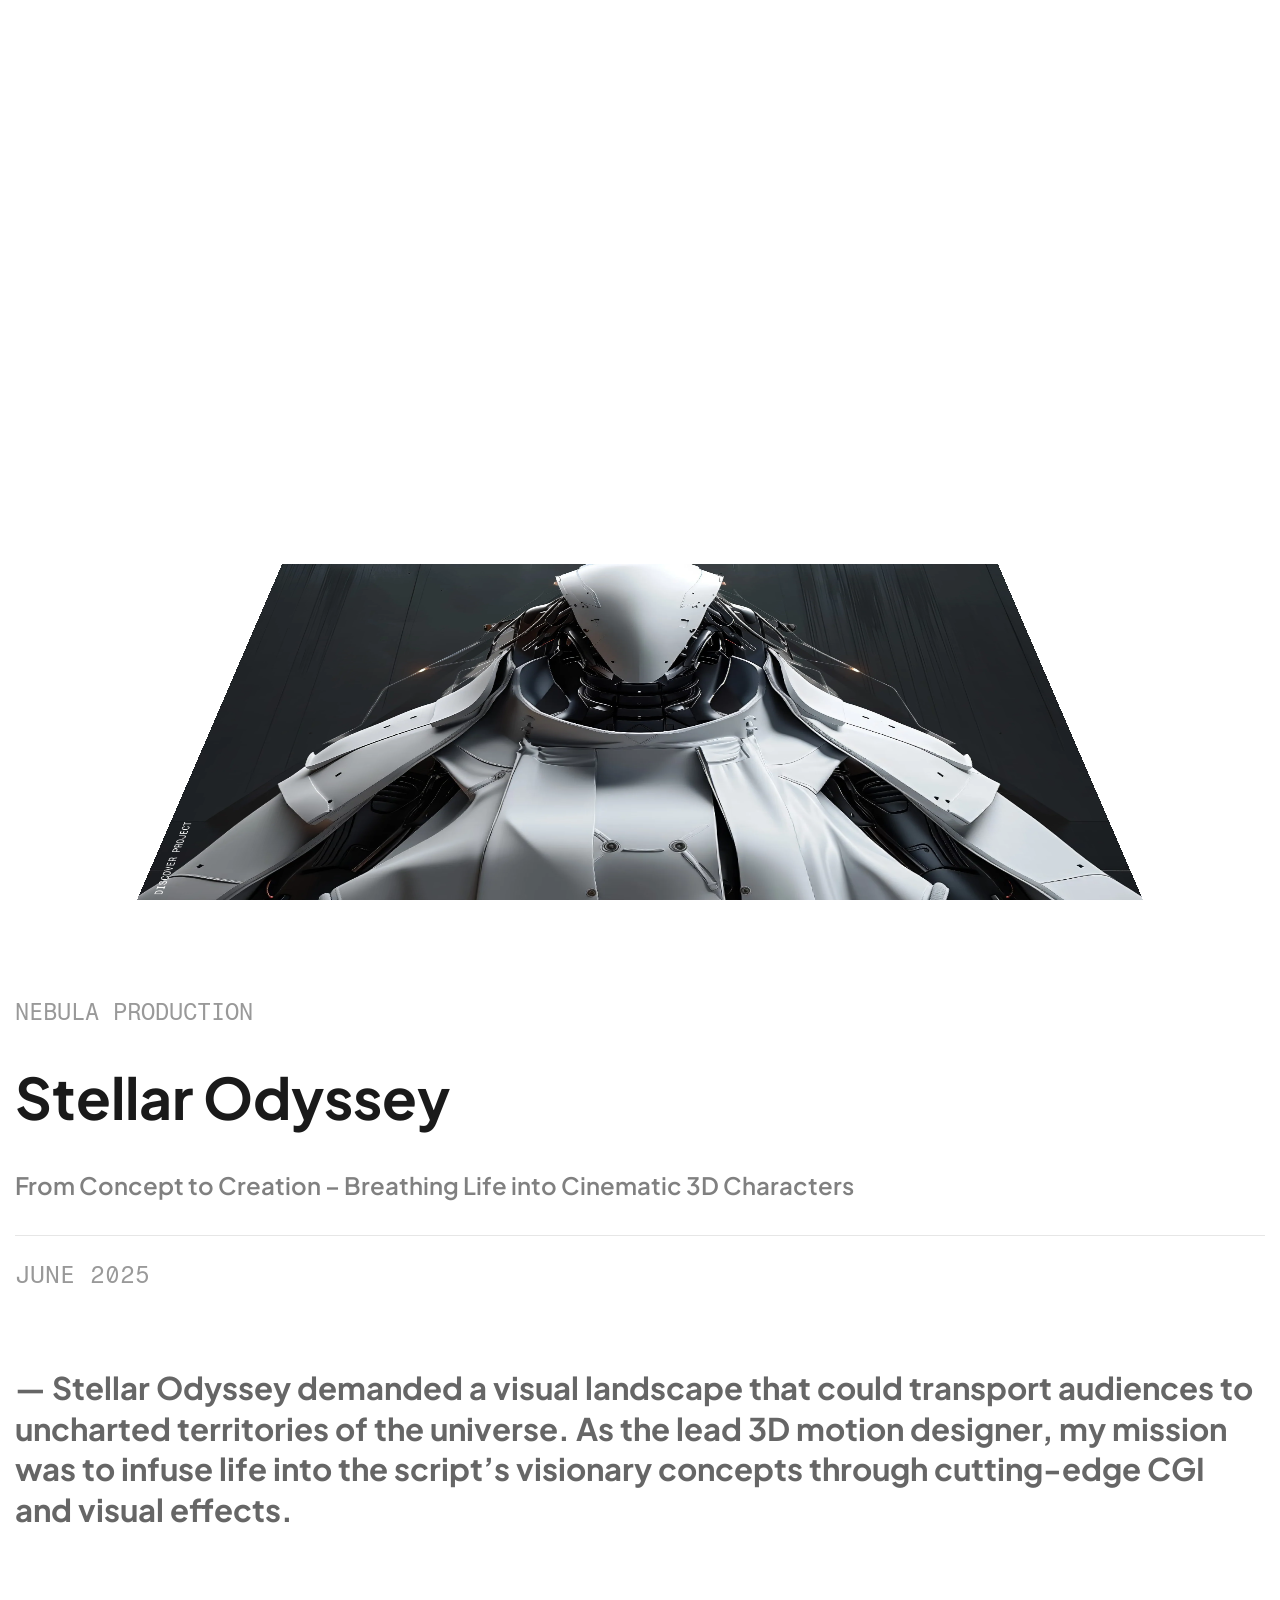
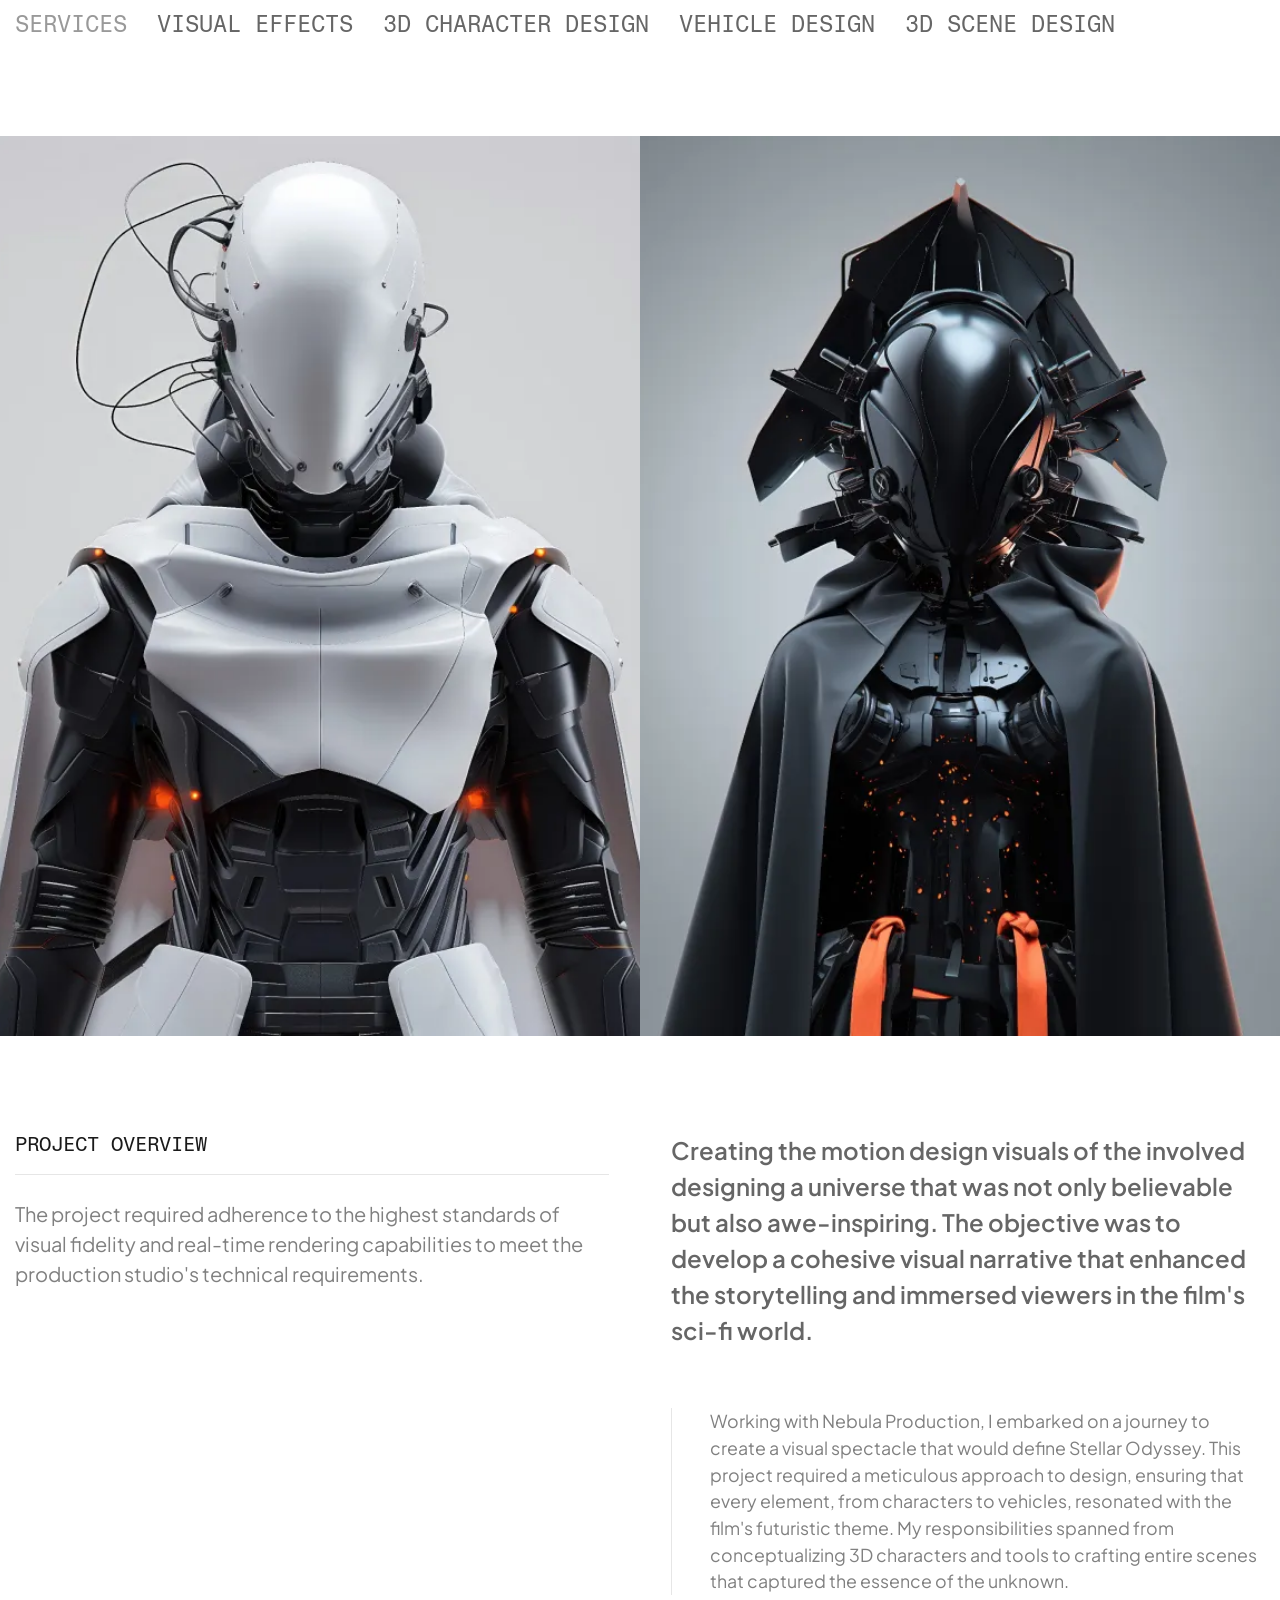
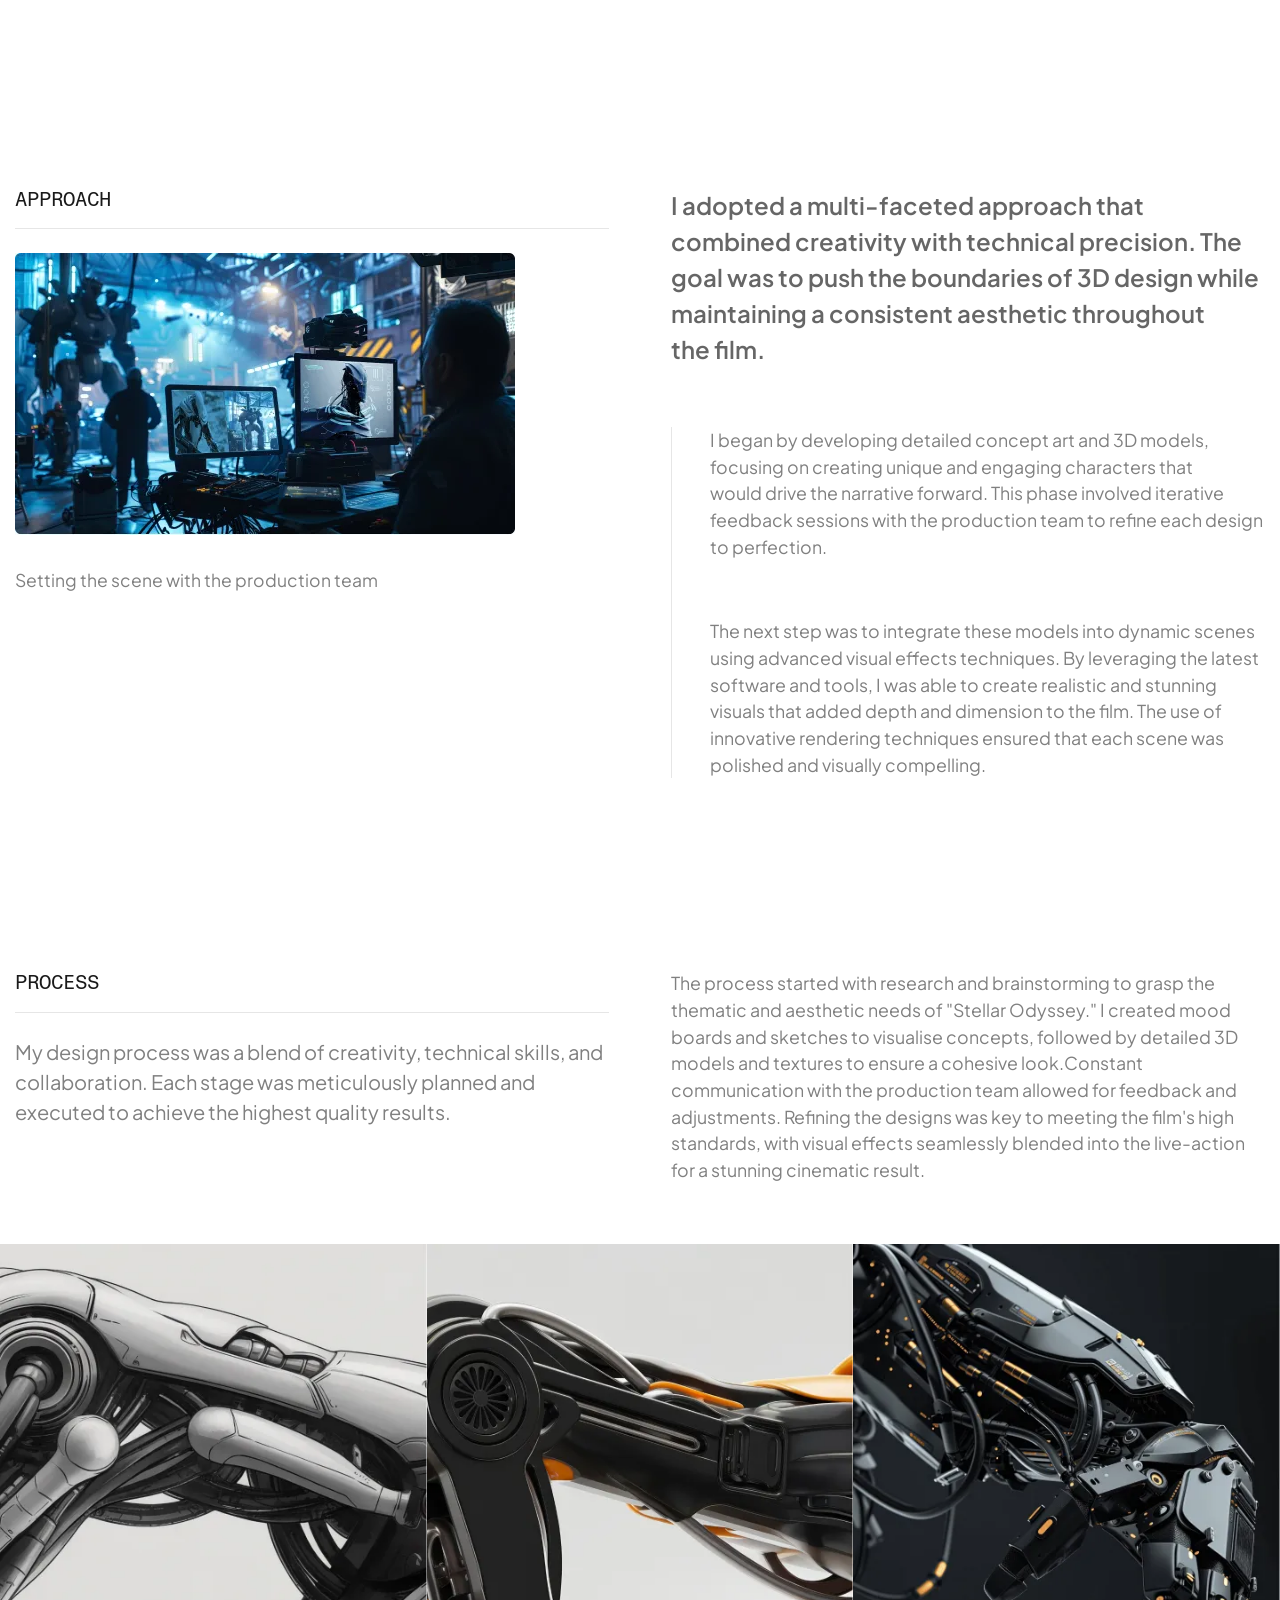
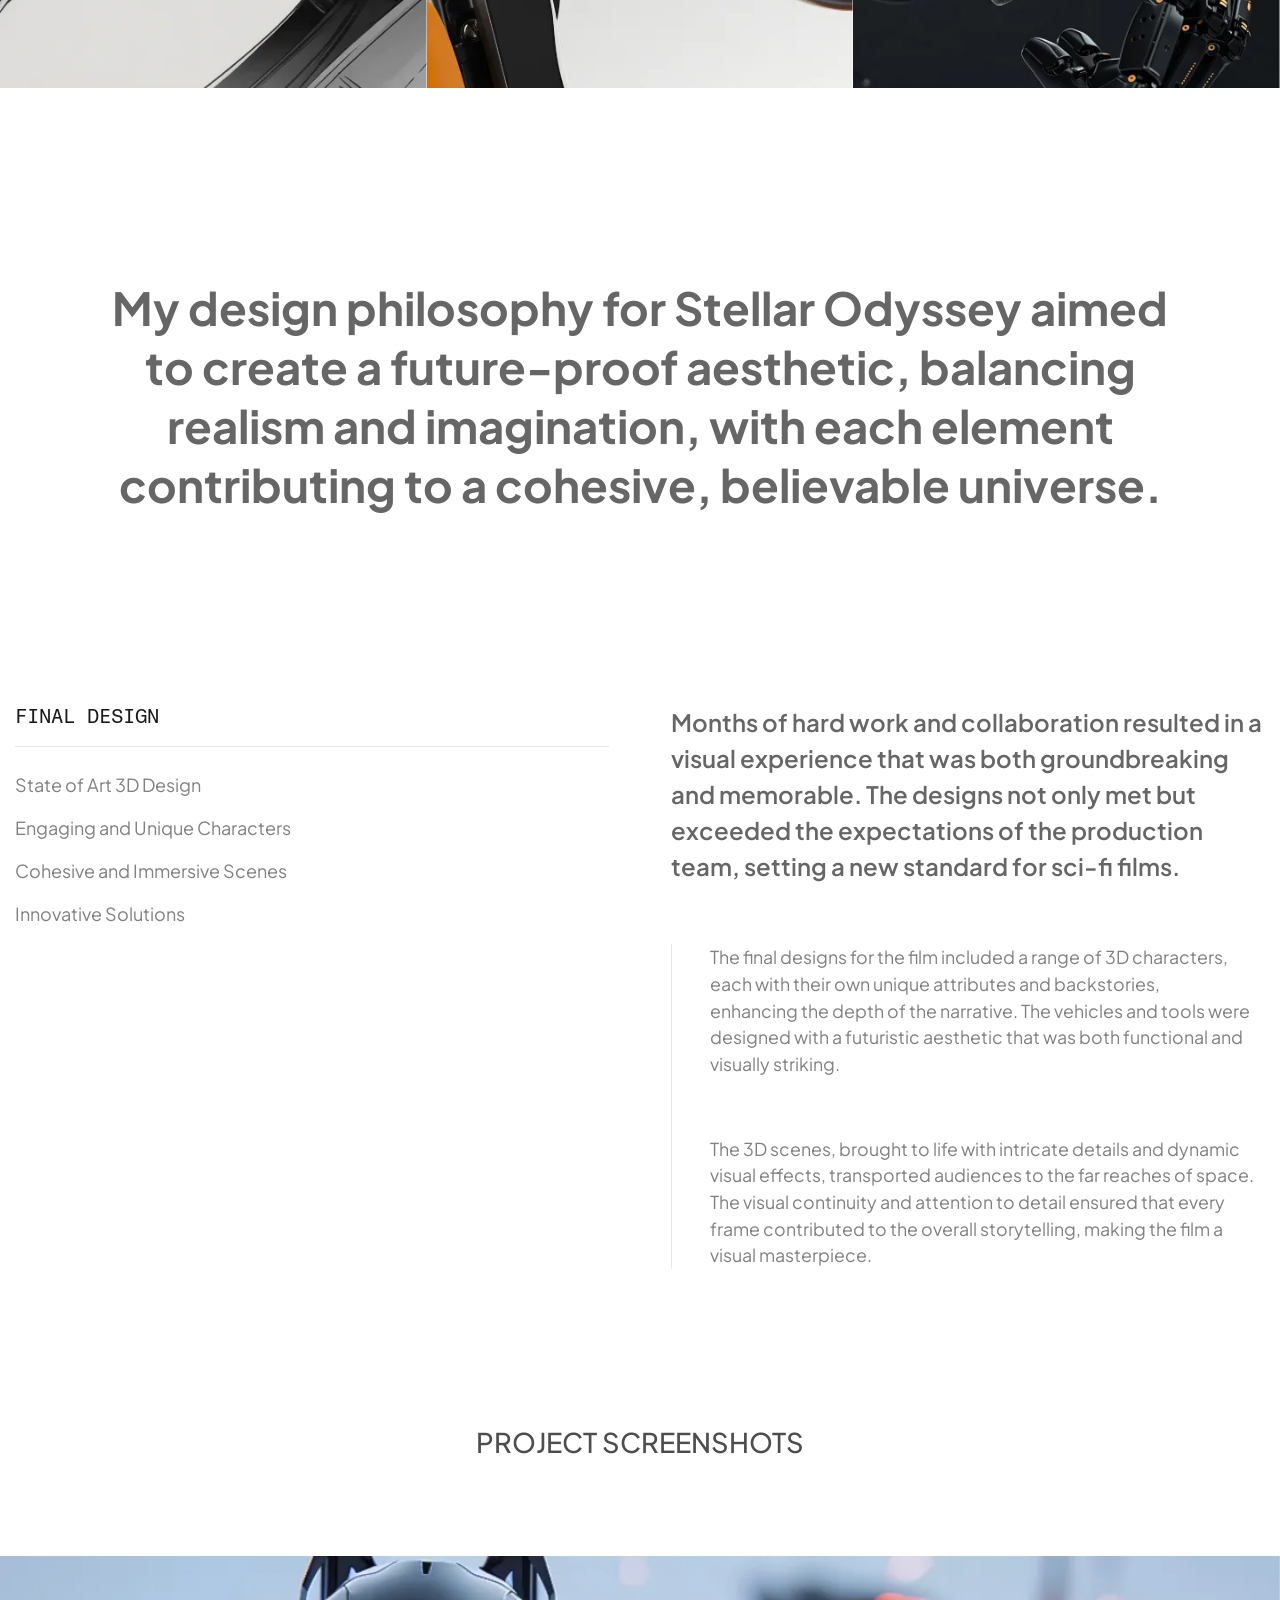
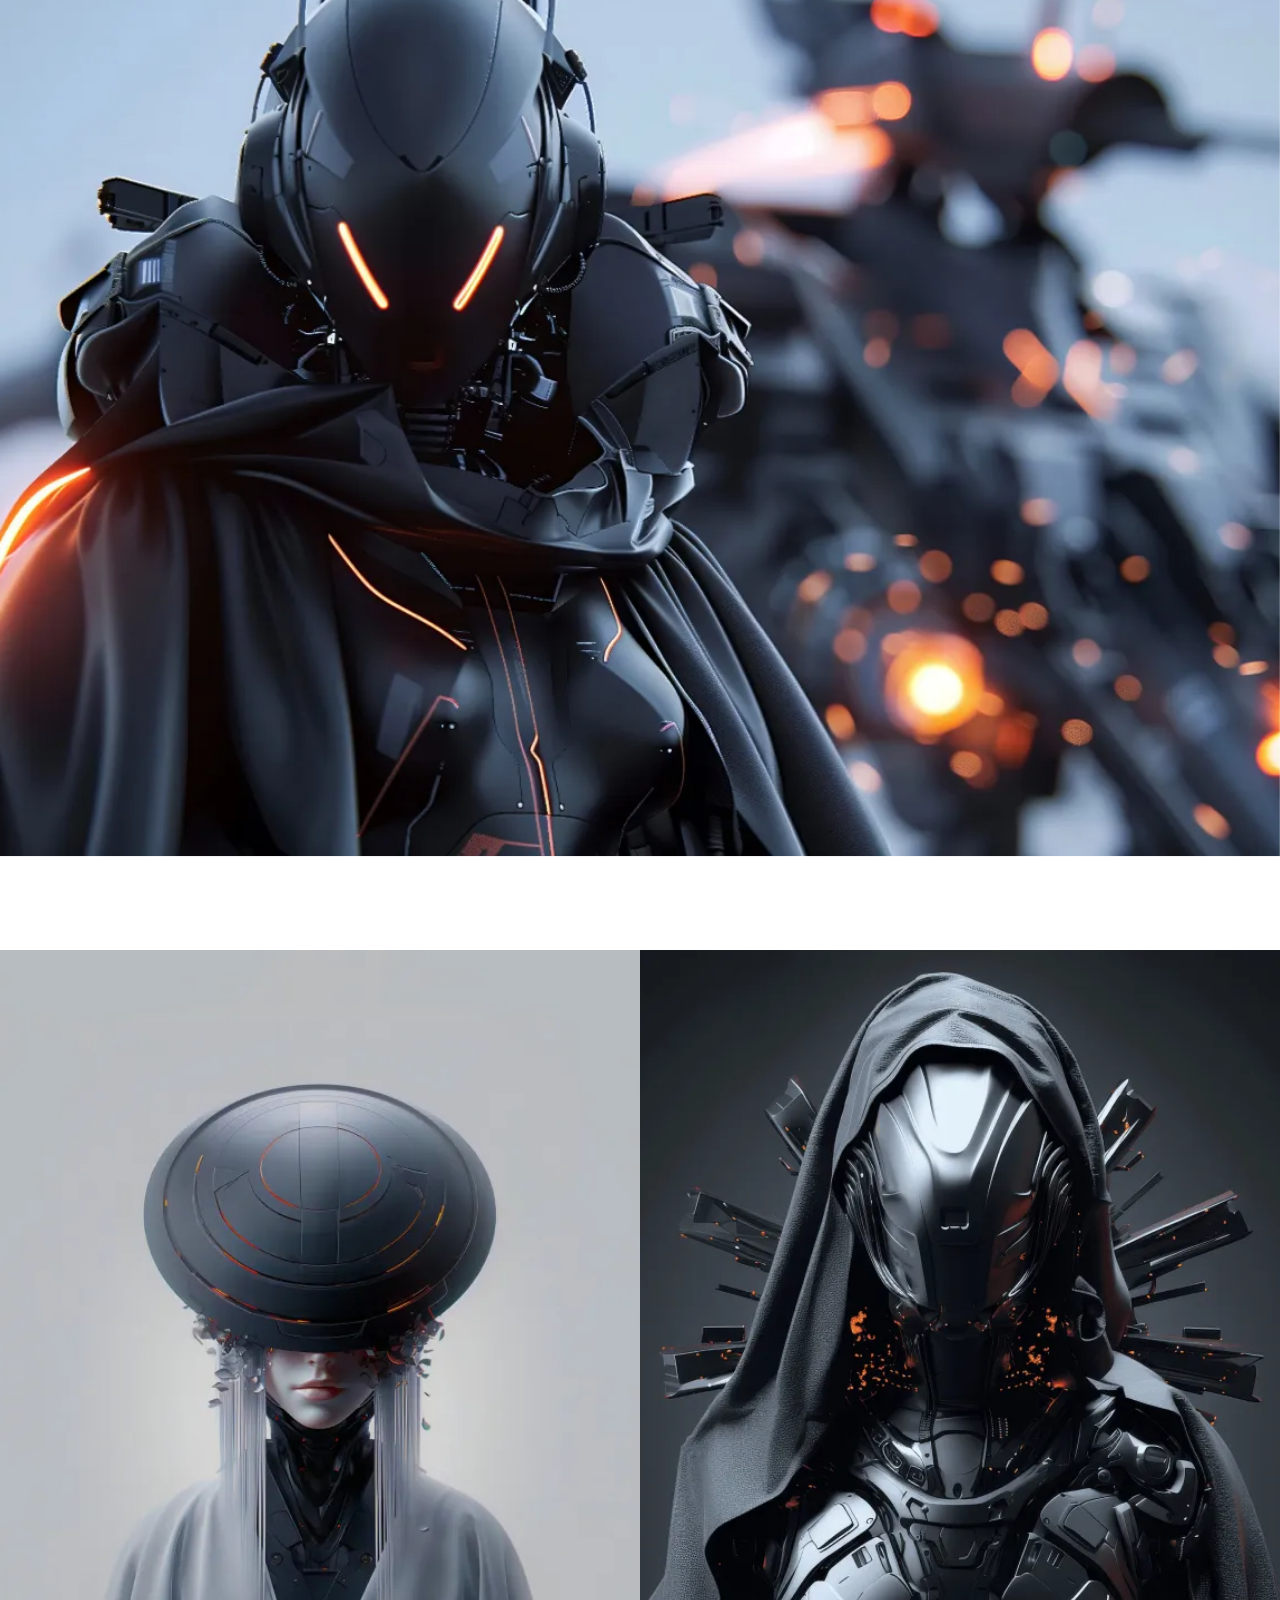
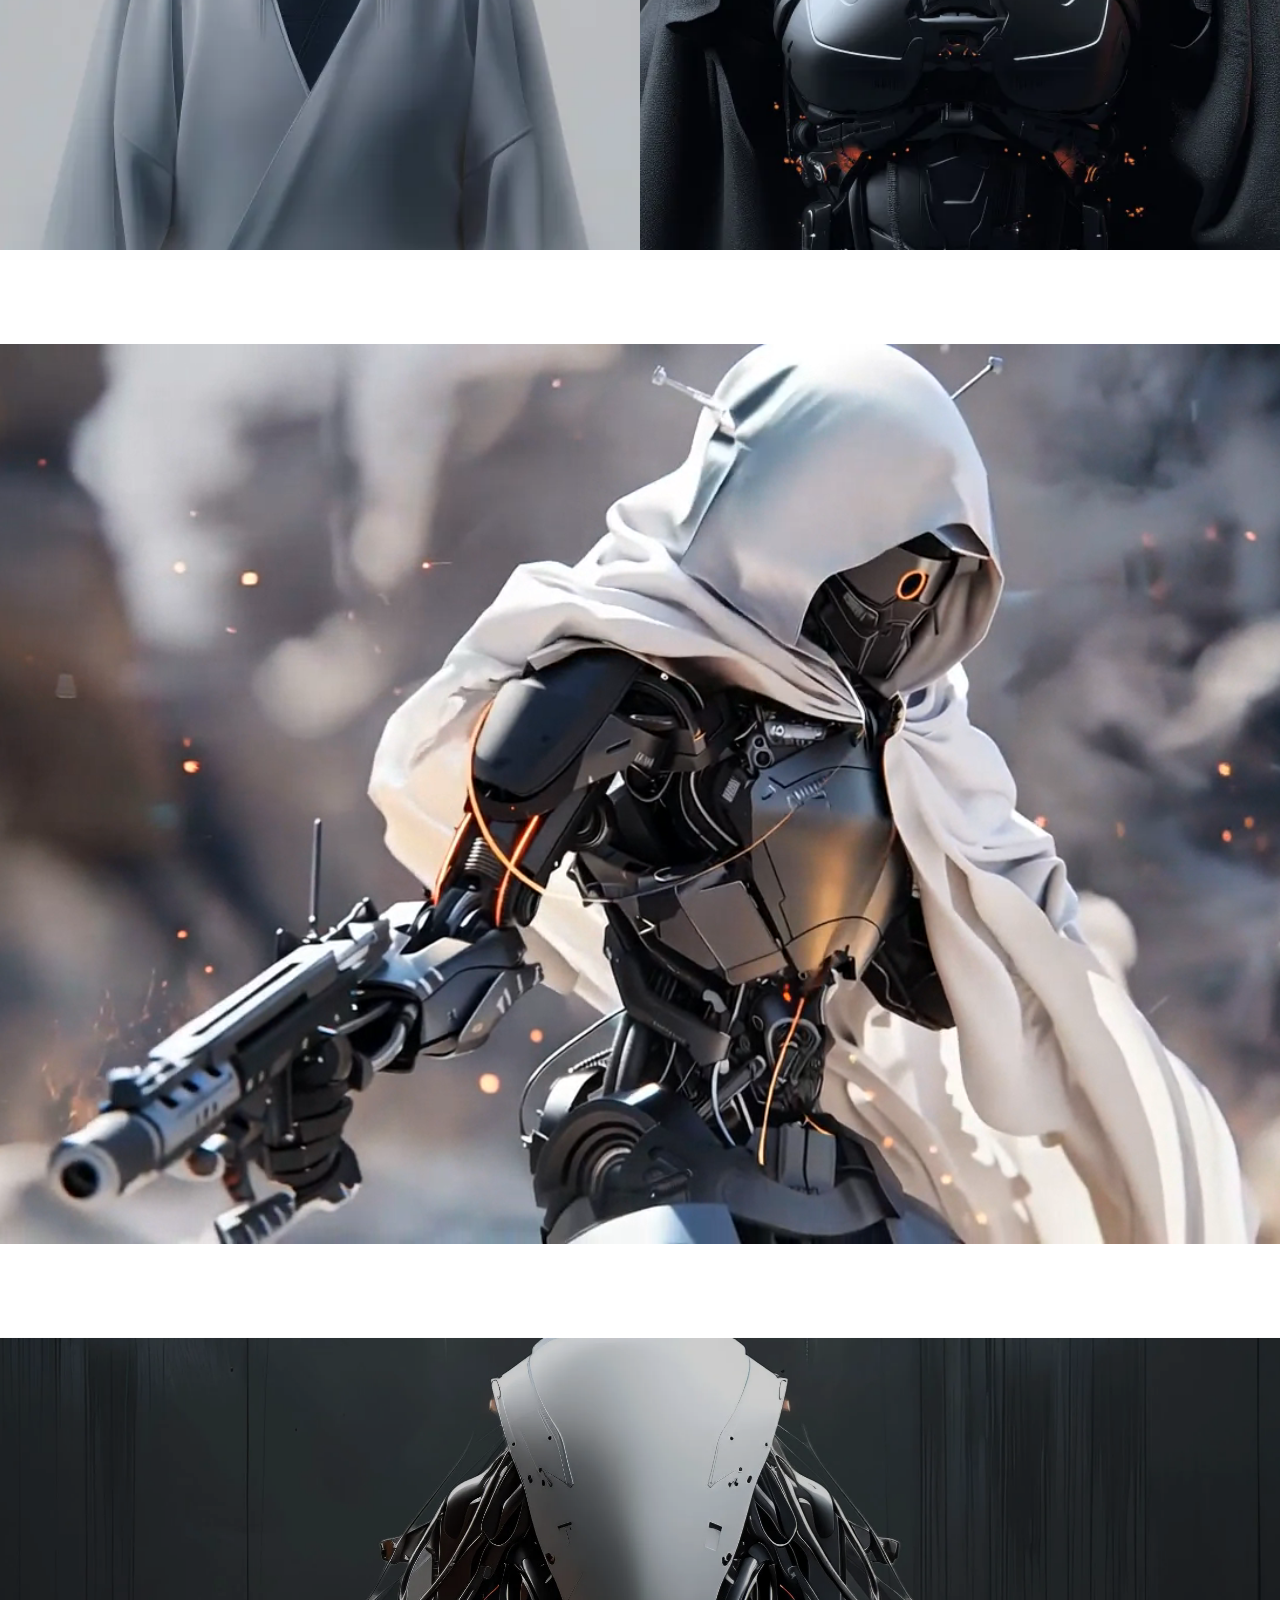
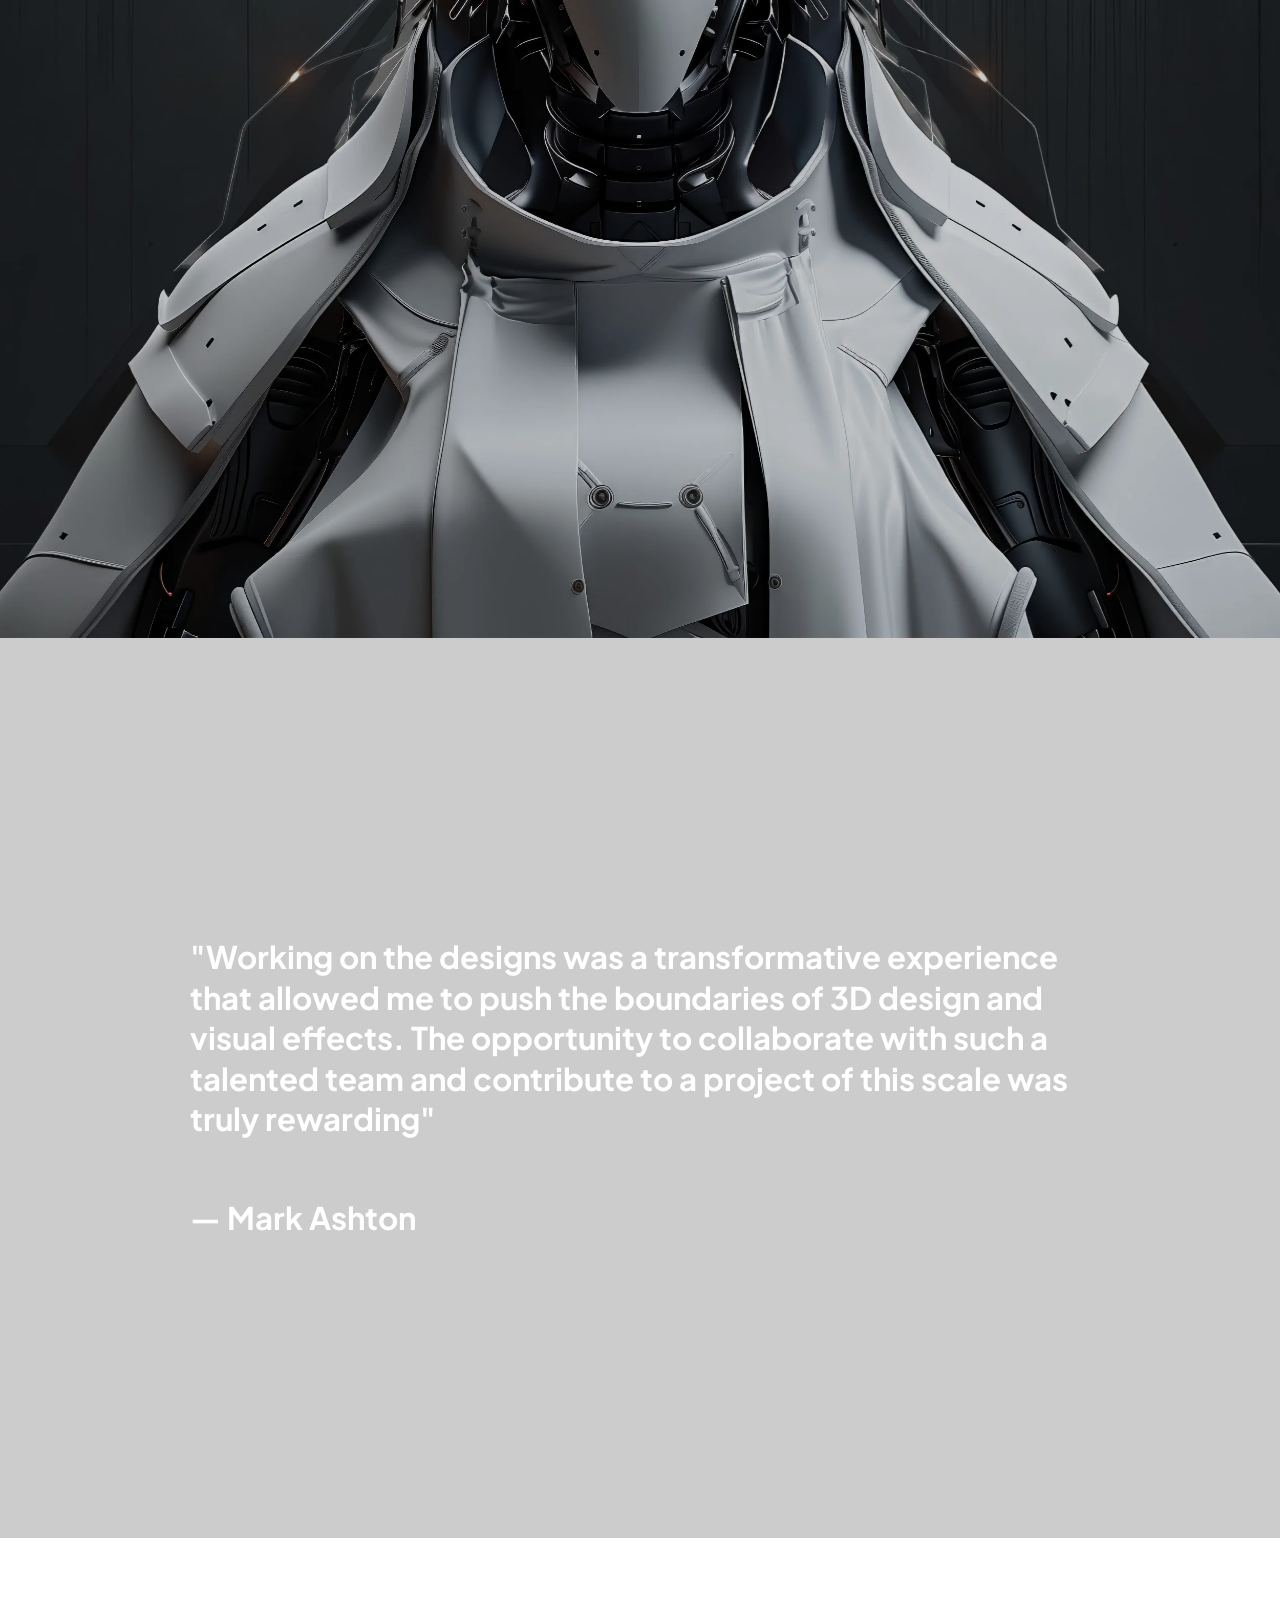
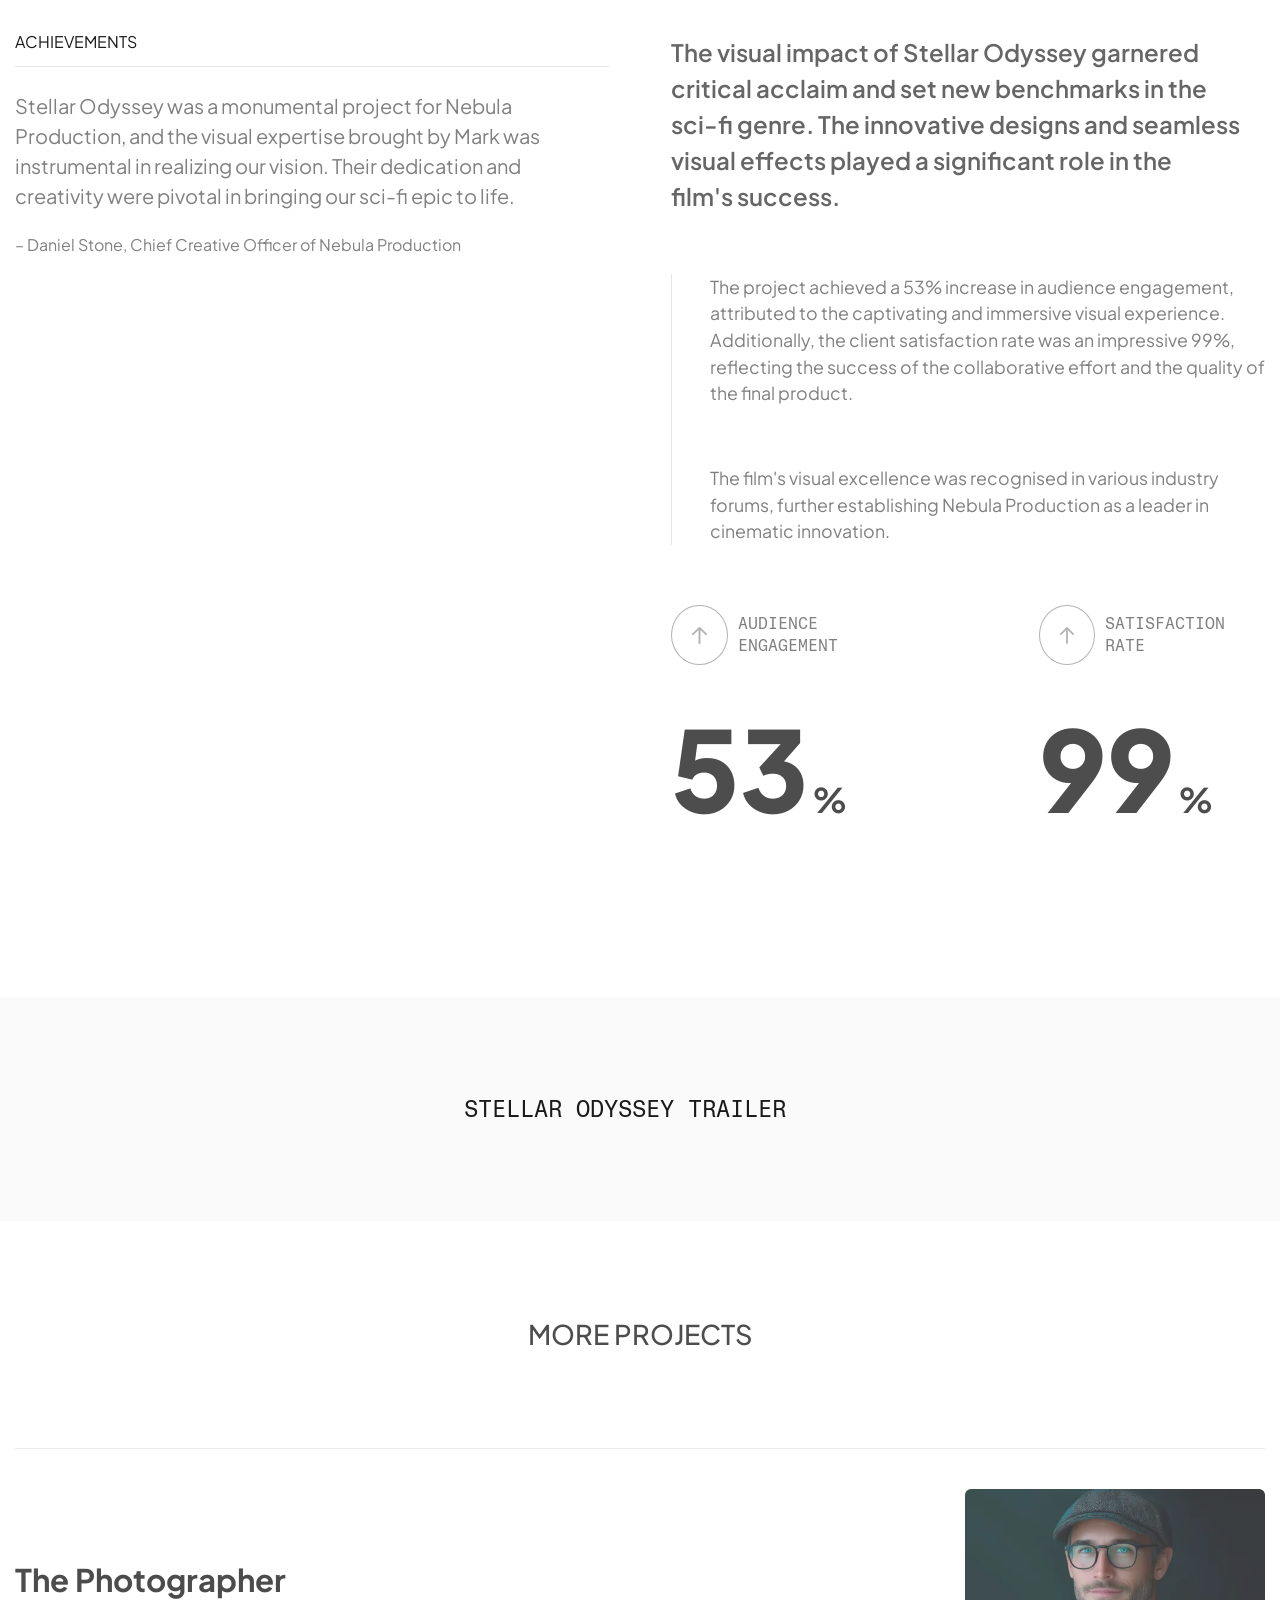
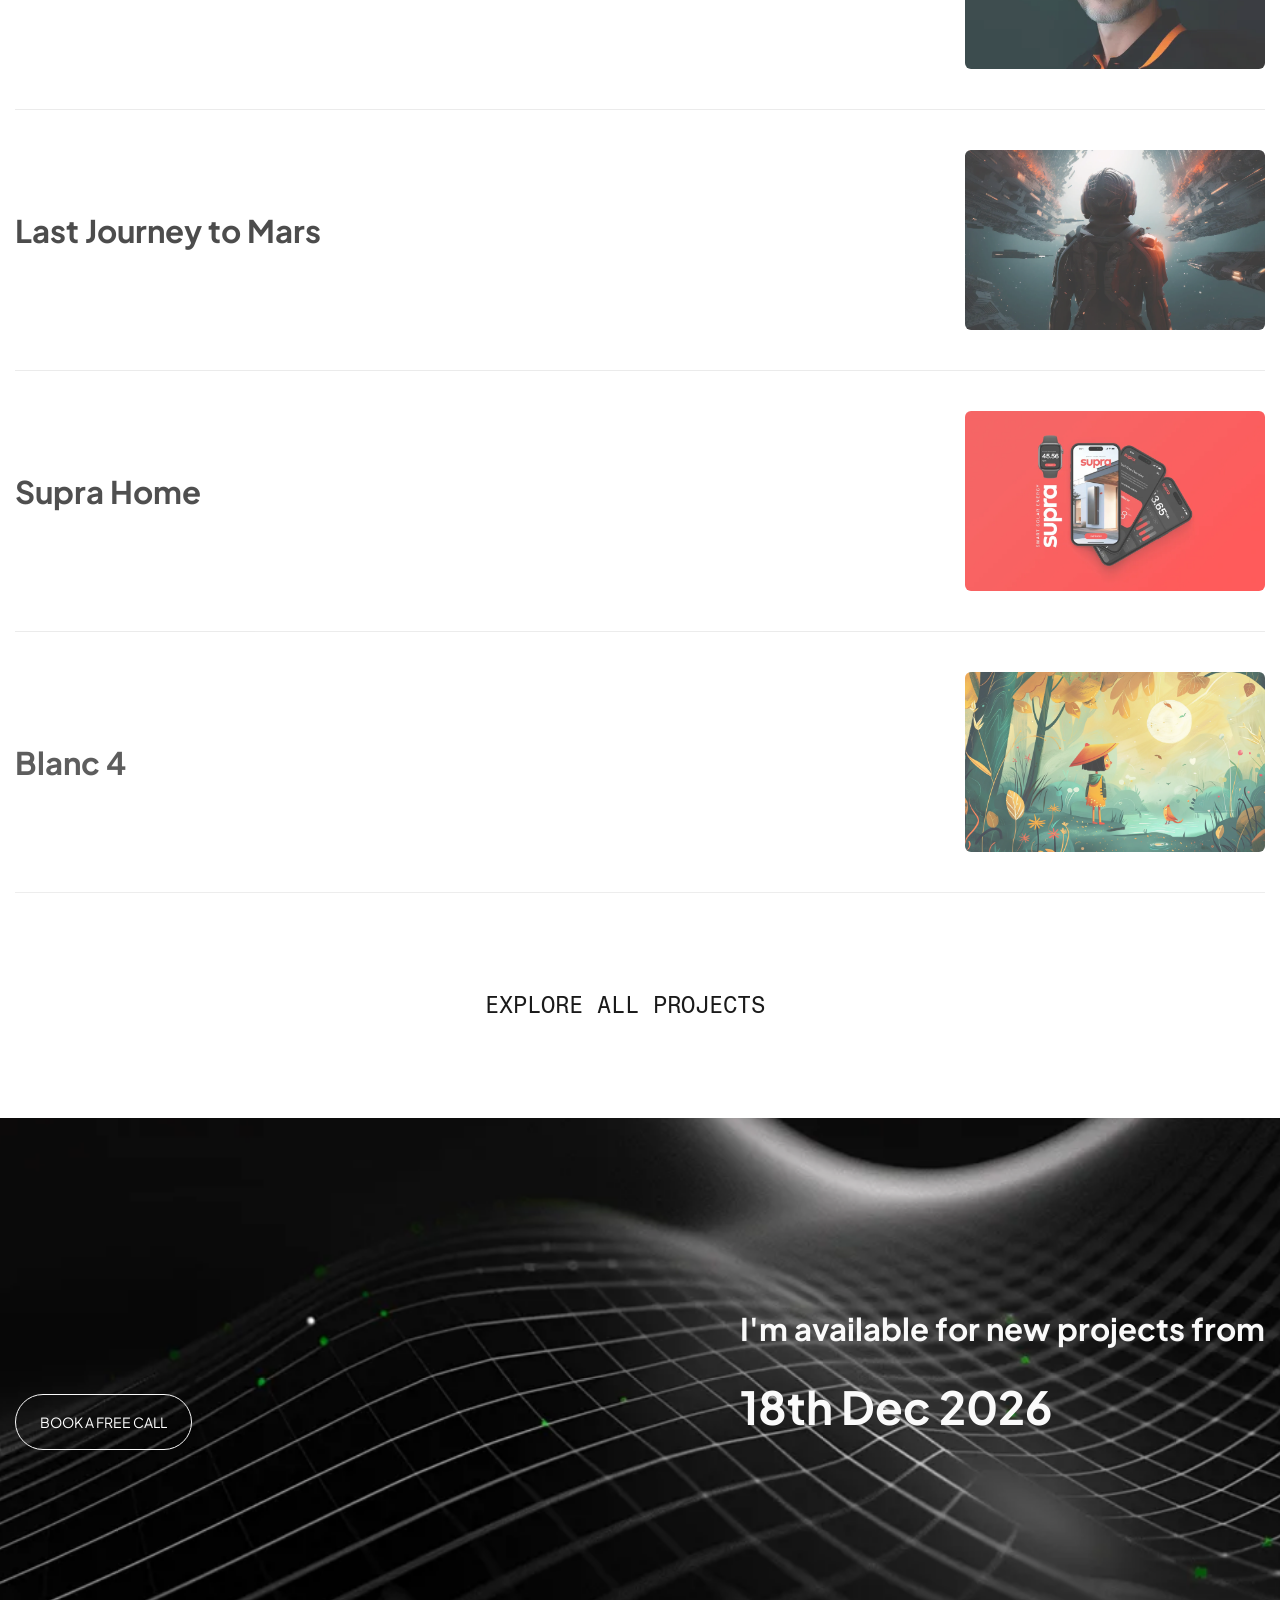
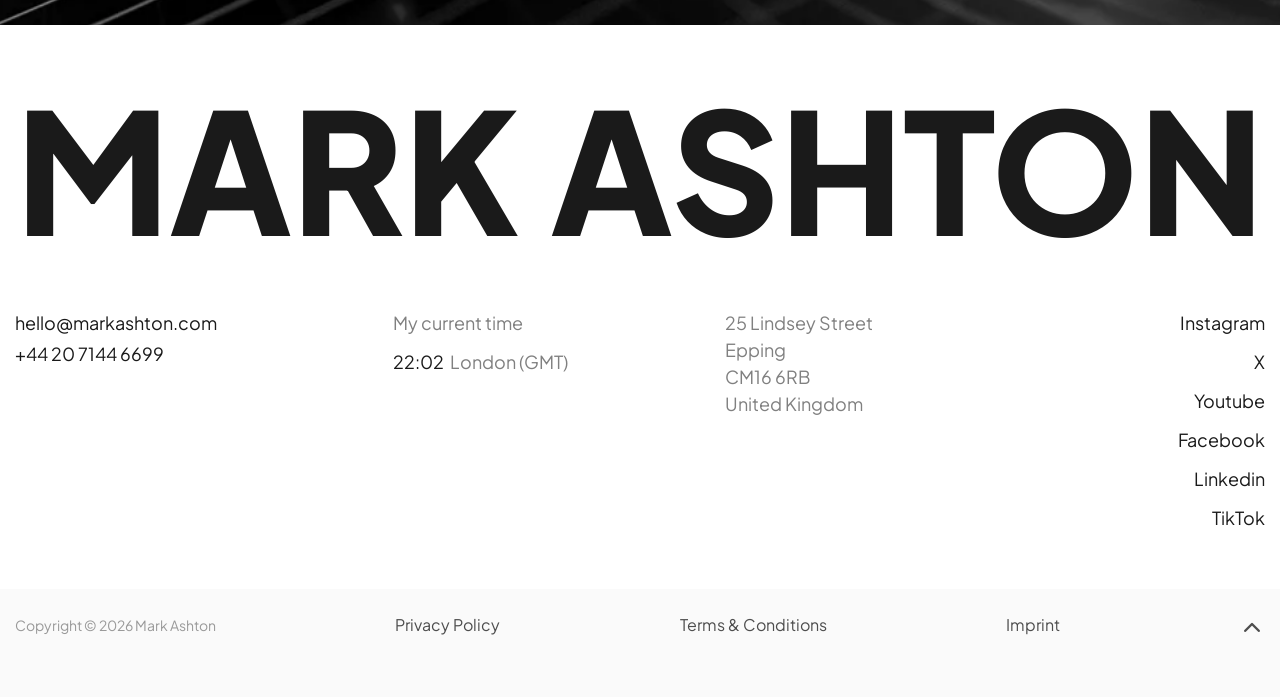
<file: projectstellar.html>
<!doctype html>
<html lang="en">
	<head>
		<meta charset="UTF-8">
		<meta name="viewport" content="width=device-width, initial-scale=1.0">
		<link rel="shortcut icon" href="./assets/img/favicon.ico">
		<title>Stellar Odyssey - Rebirth Portfolio</title>
		<script type="module" crossorigin="" src="./js/projectstellar.min.js?v=1778001809485"></script>
		<link rel="modulepreload" crossorigin="" href="./js/main2.min.js?v=1778001809485">
		<link rel="modulepreload" crossorigin="" href="./js/functions.min.js?v=1778001809485">
		<link rel="modulepreload" crossorigin="" href="./js/gsap.min.js?v=1778001809485">
		<link rel="stylesheet" crossorigin="" href="./css/main2.min.css?v=1778001809485">
		<link rel="stylesheet" crossorigin="" href="./css/gsap.min.css?v=1778001809485">
		<link rel="stylesheet" crossorigin="" href="./css/projectstellar.min.css?v=1778001809485">
	</head>
	<body>
		<div class="wrapper">
			<header data-fls-header="" data-fls-gsap="" class="header">
				<div class="header__container header__container--other">
					<a href="#!" class="header__logo header__logo--other header__logo--other">mark ashton</a>
					<div class="header__menu header__menu--other menu">
						<button type="button" data-fls-menu="" class="menu__icon icon-menu">
							<span></span>
						</button>
						<nav class="menu__body">
							<ul class="menu__list">
								<li class="menu__item">
									<a href="#!" class="menu__link menu__link--other">WORK</a>
								</li>
								<li class="menu__item">
									<a href="#!" class="menu__link menu__link--other">ABOUT</a>
								</li>
								<li class="menu__item">
									<a href="#!" class="menu__link menu__link--other">THOUGHTS</a>
								</li>
								<li class="menu__item item-menu">
									<ul class="item-menu__list">
										<li class="item-menu__item">
											<a href="#!" class="item-menu__link menu__link menu__link--other">MAIL</a>
										</li>
										<li class="item-menu__item">
											<a href="#!" class="item-menu__link menu__link menu__link--other">TW</a>
										</li>
										<li class="item-menu__item">
											<a href="#!" class="item-menu__link menu__link menu__link--other">IG</a>
										</li>
										<li class="item-menu__item">
											<a href="#!" class="item-menu__link menu__link menu__link--other">LI</a>
										</li>
									</ul>
								</li>
							</ul>
						</nav>
					</div>
				</div>
			</header>
			<main class="page">
				<div data-fls-projectstellar="" class="project">
					<section class="hero-project">
						<div class="hero-project__wrapper">
							<picture>
								<source media="(max-width: 600px)" srcset="./assets/img/hero/2-600.webp" type="image/webp">
								<source media="(max-width: 1200px)" srcset="./assets/img/hero/2-1200.webp" type="image/webp">
								<img class="hero-project__background" alt="Image" src="./assets/img/hero/2.webp">
							</picture>
							<div class="hero-project__container">
								<div class="hero-project__body">
									<span class="hero-project__discover">DISCOVER PROJECT</span>
									<div class="hero-project__arrow">
										<svg class="icon-arrow" viewbox="0 0 16 16" fill="none">
											<path class="icon-arrow__line" d="M8 1L8 15"></path>
											<path class="icon-arrow__left" d="M8 15L1 8"></path>
											<path class="icon-arrow__right" d="M8 15L15 8"></path>
										</svg>
									</div>
								</div>
							</div>
						</div>
					</section>
					<section class="project-intro">
						<div class="project-intro__container">
							<div class="project-intro__head head-intro">
								<div class="head-intro__eyebrow">Nebula Production</div>
								<h1 class="head-intro__title title">Stellar Odyssey</h1>
								<div class="head-intro__slogan">From Concept to Creation – Breathing Life into Cinematic 3D Characters</div>
								<time datetime="2025-06" class="head-intro__date">June 2025</time>
							</div>
							<div class="project-intro__overview title--mid">
								<p>
									— Stellar Odyssey demanded a visual landscape that could transport audiences to uncharted territories of the
          universe. As the lead 3D motion designer, my mission was to infuse life into the script’s visionary concepts
          through cutting-edge CGI and visual effects.
								</p>
							</div>
							<div class="project-intro__tags tags-intro">
								<div class="tags-intro__title">SERVICES</div>
								<ul class="tags-intro__list">
									<li class="tags-intro__tag">Visual Effects</li>
									<li class="tags-intro__tag">3D Character Design</li>
									<li class="tags-intro__tag">Vehicle Design</li>
									<li class="tags-intro__tag">3D Scene Design</li>
								</ul>
							</div>
						</div>
					</section>
					<div class="project-media">
						<div class="project-media__image-1">
							<picture>
								<source media="(max-width: 600px)" srcset="./assets/img/stellar/featured-1-600.webp" type="image/webp">
								<img class="project-media__img" alt="Image" src="./assets/img/stellar/featured-1.webp">
							</picture>
						</div>
						<div class="project-media__image-2">
							<picture>
								<source media="(max-width: 600px)" srcset="./assets/img/stellar/featured-2-600.webp" type="image/webp">
								<img class="project-media__img" alt="Image" src="./assets/img/stellar/featured-2.webp">
							</picture>
						</div>
					</div>
					<section class="project-overview">
						<div class="project-overview__container">
							<div class="project-overview__columns">
								<div class="project-overview__column project-column-1">
									<h2 class="project-column-1__title title--project">Project Overview</h2>
									<div class="project-column-1__text project-text--mid">
										<p>
											The project required adherence to the highest standards of visual fidelity and real-time rendering
              capabilities to meet the production studio's technical requirements.
										</p>
									</div>
								</div>
								<div class="project-overview__column project-column-2">
									<div class="project-column-2__text project-text">
										<p>
											Creating the motion design visuals of the involved designing a universe that was not only believable but
              also awe-inspiring. The objective was to develop a cohesive visual narrative that enhanced the
              storytelling and immersed viewers in the film's sci-fi world.
										</p>
									</div>
									<div class="project-column-2__text project-text--small project-text--border">
										<p>
											Working with Nebula Production, I embarked on a journey to create a visual spectacle that would define
              Stellar Odyssey. This project required a meticulous approach to design, ensuring that every element, from
              characters to vehicles, resonated with the film's futuristic theme. My responsibilities spanned from
              conceptualizing 3D characters and tools to crafting entire scenes that captured the essence of the
              unknown.
										</p>
									</div>
								</div>
							</div>
						</div>
					</section>
					<section class="project-approach">
						<div class="project-approach__container">
							<div class="project-approach__columns">
								<div class="project-approach__column column-approach-1">
									<h2 class="column-approach-1__title title--project">Approach</h2>
									<div class="column-approach-1__image">
										<picture>
											<img class="column-approach-1__img" alt="Image" src="./assets/img/stellar/approach-image.webp">
										</picture>
									</div>
									<div class="column-approach-1__description">Setting the scene with the production team</div>
								</div>
								<div class="project-approach__column column-approach-2">
									<div class="column-approach-2__text project-text">
										<p>
											I adopted a multi-faceted approach that combined creativity with technical precision. The goal was to push
              the boundaries of 3D design while maintaining a consistent aesthetic throughout the film.
										</p>
									</div>
									<div class="column-approach-2__text project-text--border project-text--small">
										<p>
											I began by developing detailed concept art and 3D models, focusing on creating unique and engaging
              characters that would drive the narrative forward. This phase involved iterative feedback sessions with
              the production team to refine each design to perfection.
										</p>
										<p>
											The next step was to integrate these models into dynamic scenes using advanced visual effects techniques.
              By leveraging the latest software and tools, I was able to create realistic and stunning visuals that
              added depth and dimension to the film. The use of innovative rendering techniques ensured that each scene
              was polished and visually compelling.
										</p>
									</div>
								</div>
							</div>
						</div>
					</section>
					<section class="project-process">
						<div class="project-process__container">
							<div class="project-process__columns">
								<div class="project-process__column column-process-1">
									<h2 class="column-process-1__title title--project">PROCESS</h2>
									<div class="column-process-1__text project-text--mid">
										<p>
											My design process was a blend of creativity, technical skills, and collaboration. Each stage was
              meticulously planned and executed to achieve the highest quality results.
										</p>
									</div>
								</div>
								<div class="project-process__column column-process-2">
									<div class="column-process-2__text project-text--small">
										<p>
											The process started with research and brainstorming to grasp the thematic and aesthetic needs of "Stellar
              Odyssey." I created mood boards and sketches to visualise concepts, followed by detailed 3D models and
              textures to ensure a cohesive look.Constant communication with the production team allowed for feedback
              and adjustments. Refining the designs was key to meeting the film's high standards, with visual effects
              seamlessly blended into the live-action for a stunning cinematic result.
										</p>
									</div>
								</div>
							</div>
						</div>
						<div class="project-process__media">
							<div class="project-process__image">
								<picture>
									<img class="project-process__img" alt="Image" src="./assets/img/stellar/process-1.webp">
								</picture>
							</div>
							<div class="project-process__image">
								<picture>
									<img class="project-process__img" alt="Image" src="./assets/img/stellar/process-2.webp">
								</picture>
							</div>
							<div class="project-process__image">
								<picture>
									<img class="project-process__img" alt="Image" src="./assets/img/stellar/process-3.webp">
								</picture>
							</div>
						</div>
					</section>
					<div class="project-philosophy">
						<div class="project-philosophy__container">
							<div class="project-philosophy__text">
								<p>
									My design philosophy for Stellar Odyssey aimed to create a future-proof aesthetic, balancing realism and
          imagination, with each element contributing to a cohesive, believable universe.
								</p>
							</div>
						</div>
					</div>
					<section class="project-design">
						<div class="project-design__container">
							<div class="project-design__columns">
								<div class="project-design__column column-design-1">
									<h2 class="column-design-1__title title--project">FINAL DESIGN</h2>
									<ul class="column-design-1__list">
										<li class="column-design-1__item">State of Art 3D Design</li>
										<li class="column-design-1__item">Engaging and Unique Characters</li>
										<li class="column-design-1__item">Cohesive and Immersive Scenes</li>
										<li class="column-design-1__item">Innovative Solutions</li>
									</ul>
								</div>
								<div class="project-design__column column-design-2">
									<div class="column-design-2__text project-text">
										<p>
											Months of hard work and collaboration resulted in a visual experience that was both groundbreaking and
              memorable. The designs not only met but exceeded the expectations of the production team, setting a new
              standard for sci-fi films.
										</p>
									</div>
									<div class="column-design-2__text project-text--small project-text--border">
										<p>
											The final designs for the film included a range of 3D characters, each with their own unique attributes
              and backstories, enhancing the depth of the narrative. The vehicles and tools were designed with a
              futuristic aesthetic that was both functional and visually striking.
										</p>
										<p>
											The 3D scenes, brought to life with intricate details and dynamic visual effects, transported audiences to
              the far reaches of space. The visual continuity and attention to detail ensured that every frame
              contributed to the overall storytelling, making the film a visual masterpiece.
										</p>
									</div>
								</div>
							</div>
						</div>
					</section>
					<section class="project-screenshots">
						<div class="project-screenshots__container">
							<h2 class="project-screenshots__title title--small">PROJECT SCREENSHOTS</h2>
						</div>
						<div class="project-screenshots__line">
							<div class="project-screenshots__item">
								<picture>
									<source media="(max-width: 600px)" srcset="./assets/img/stellar/screenshot-1-600.webp" type="image/webp">
									<source media="(max-width: 1200px)" srcset="./assets/img/stellar/screenshot-1-1200.webp" type="image/webp">
									<img class="project-screenshots__image" alt="Image" src="./assets/img/stellar/screenshot-1.webp">
								</picture>
							</div>
						</div>
						<div class="project-screenshots__columns">
							<div class="project-screenshots__item">
								<picture>
									<source media="(max-width: 600px)" srcset="./assets/img/stellar/screenshot-2-600.webp" type="image/webp">
									<img class="project-screenshots__image" alt="Image" src="./assets/img/stellar/screenshot-2.webp">
								</picture>
							</div>
							<div class="project-screenshots__item">
								<picture>
									<img class="project-screenshots__image" alt="Image" src="./assets/img/stellar/screenshot-3.webp">
								</picture>
							</div>
						</div>
						<div class="project-screenshots__video">
							<video autoplay muted loop class="project-screenshots__movie">
								<source type="video/webm" src="./assets/video/stellar.webm">
								<source type="video/mp4" src="./assets/video/stellar.mp4">
							</video>
						</div>
						<div class="project-screenshots__quote quote-screenshot">
							<picture>
								<source media="(max-width: 600px)" srcset="./assets/img/hero/2-600.webp" type="image/webp">
								<source media="(max-width: 1200px)" srcset="./assets/img/hero/2-1200.webp" type="image/webp">
								<img class="quote-screenshot__image" alt="Image" src="./assets/img/hero/2.webp">
							</picture>
							<div class="quote-screenshot__bg"></div>
							<div class="quote-screenshot__block">
								<div class="quote-screenshot__container">
									<div class="quote-screenshot__body">
										<blockquote class="quote-screenshot__text title--mid">
											"Working on the designs was a transformative experience that allowed me to push the boundaries of 3D
              design and visual effects. The opportunity to collaborate with such a talented team and contribute to a
              project of this scale was truly rewarding"
										</blockquote>
										<div class="quote-screenshot__author title--mid">— Mark Ashton</div>
									</div>
								</div>
							</div>
						</div>
					</section>
					<section class="project-achievements">
						<div class="project-achievements__container">
							<div class="project-achievements__columns">
								<div class="project-achievements__column column-achievements-1">
									<h2 class="column-achievements-1__title title-project">ACHIEVEMENTS</h2>
									<div class="column-achievements-1__text project-text--mid">
										<p>
											Stellar Odyssey was a monumental project for Nebula Production, and the visual expertise brought by Mark
              was instrumental in realizing our vision. Their dedication and creativity were pivotal in bringing our
              sci-fi epic to life.
										</p>
									</div>
									<div class="column-achievements-1__author">– Daniel Stone, Chief Creative Officer of Nebula Production</div>
								</div>
								<div class="project-achievements__column column-achievements-2">
									<div class="column-achievements-2__text project-text">
										<p>
											The visual impact of Stellar Odyssey garnered critical acclaim and set new benchmarks in the sci-fi genre.
              The innovative designs and seamless visual effects played a significant role in the film's success.
										</p>
									</div>
									<div class="column-achievements-2__text project-text--small project-text--border">
										<p>
											The project achieved a 53% increase in audience engagement, attributed to the captivating and immersive
              visual experience. Additionally, the client satisfaction rate was an impressive 99%, reflecting the
              success of the collaborative effort and the quality of the final product.
										</p>
										<p>
											The film's visual excellence was recognised in various industry forums, further establishing Nebula
              Production as a leader in cinematic innovation.
										</p>
									</div>
									<div class="column-achievements-2__stats">
										<div class="column-achievements-2__stat stat-achievements">
											<div class="stat-achievements__head">
												<div class="stat-achievements__icon">
													<img class="stat-achievements__svg" src="./assets/img/arrow-up.svg" alt="Image">
												</div>
												<div class="stat-achievements__label">Audience engagement</div>
											</div>
											<div class="stat-achievements__body">
												<div class="stat-achievements__satisfaction">
													<span class="stat-achievements__digit">53</span>
													<span class="stat-achievements__percent">%</span>
												</div>
											</div>
										</div>
										<div class="column-achievements-2__stat stat-achievements">
											<div class="stat-achievements__head">
												<div class="stat-achievements__icon">
													<img class="stat-achievements__svg" src="./assets/img/arrow-up.svg" alt="Image">
												</div>
												<div class="stat-achievements__label">SATISFACTION RATE</div>
											</div>
											<div class="stat-achievements__body">
												<div class="stat-achievements__satisfaction">
													<span class="stat-achievements__digit">99</span>
													<span class="stat-achievements__percent">%</span>
												</div>
											</div>
										</div>
									</div>
								</div>
							</div>
						</div>
						<div class="project-achievements__bottom">
							<a href="#!" class="project-achievements__link link">
								Stellar Odyssey Trailer
								<svg class="link--arrow" viewbox="0 0 16 16" fill="none">
									<path class="line" d="M1 8L15 8"></path>
									<path class="left" d="M15 8L8 1"></path>
									<path class="right" d="M15 8L8 15"></path>
								</svg>
							</a>
						</div>
					</section>
					<section class="more-project">
						<div class="more-project__container">
							<h2 class="more-project__title title--small">MORE ProjectS</h2>
							<div class="more-project__items">
								<article class="more-project__item item-article">
									<div class="item-article__body">
										<div class="item-article__eyebrow">Oliver Hayes</div>
										<h3 class="item-article__title">
											<a href="#!" class="item-article__link-title title--mid">The Photographer</a>
										</h3>
										<div class="item-article__text">
											<p>A Blend of Elegance and Storytelling</p>
										</div>
									</div>
									<a href="#!" class="item-article__image-link">
										<picture>
											<img class="item-article__image" alt="Image" src="./assets/img/projects/5.webp">
										</picture>
									</a>
								</article>
								<article class="more-project__item item-article">
									<div class="item-article__body">
										<div class="item-article__eyebrow">Cryo Studios</div>
										<h3 class="item-article__title">
											<a href="#!" class="item-article__link-title title--mid">Last Journey to Mars</a>
										</h3>
										<div class="item-article__text">
											<p>Vision to Reality – Unveiling the Final Human Visit to Martian Lands</p>
										</div>
									</div>
									<a href="#!" class="item-article__image-link">
										<picture>
											<source media="(max-width: 600px)" srcset="./assets/img/hero/3-600.avif" type="image/avif">
											<source media="(max-width: 1200px)" srcset="./assets/img/hero/3-1200.avif" type="image/avif">
											<img class="item-article__image" alt="Image" src="./assets/img/hero/3.avif">
										</picture>
									</a>
								</article>
								<article class="more-project__item item-article">
									<div class="item-article__body">
										<div class="item-article__eyebrow">EcoGrid Technologies</div>
										<h3 class="item-article__title">
											<a href="#!" class="item-article__link-title title--mid">Supra Home</a>
										</h3>
										<div class="item-article__text">
											<p>Smart Solar Energy Management Mobile App</p>
										</div>
									</div>
									<a href="#!" class="item-article__image-link">
										<picture>
											<source media="(max-width: 600px)" srcset="./assets/img/projects/3-600.webp" type="image/webp">
											<img class="item-article__image" alt="Image" src="./assets/img/projects/3.webp">
										</picture>
									</a>
								</article>
								<article class="more-project__item item-article">
									<div class="item-article__body">
										<div class="item-article__eyebrow">Blanc4 UK</div>
										<h3 class="item-article__title">
											<a href="#!" class="item-article__link-title title--mid">Blanc 4</a>
										</h3>
										<div class="item-article__text">
											<p>Redefine. Reposition. Revitalize.</p>
										</div>
									</div>
									<a href="#!" class="item-article__image-link">
										<picture>
											<source media="(max-width: 600px)" srcset="./assets/img/projects/4-600.webp" type="image/webp">
											<source media="(max-width: 1200px)" srcset="./assets/img/projects/4-1200.webp" type="image/webp">
											<img class="item-article__image" alt="Image" src="./assets/img/projects/4.webp">
										</picture>
									</a>
								</article>
							</div>
							<div class="more-project__bottom">
								<a href="#!" class="more-project__link link">
									EXPLORE ALL PROJECTS
									<svg class="link--arrow" viewbox="0 0 16 16" fill="none">
										<path class="line" d="M1 8L15 8"></path>
										<path class="left" d="M15 8L8 1"></path>
										<path class="right" d="M15 8L8 15"></path>
									</svg>
								</a>
							</div>
						</div>
					</section>
					<section data-fls-gsap="" data-fls-bookcall="" class="book-call">
						<picture>
							<source media="(max-width: 600px)" srcset="./assets/img/book-call/bg-600.webp" type="image/webp">
							<source media="(max-width: 1200px)" srcset="./assets/img/book-call/bg-1200.webp" type="image/webp">
							<img class="book-call__bg" alt="Image" src="./assets/img/book-call/bg.webp">
						</picture>
						<div class="book-call__container">
							<div class="book-call__body">
								<div class="book-call__action action">
									<div data-fls-gsap="" class="action__text">Have a project?</div>
									<button data-fls-gsap="" data-fls-button="" class="action__button button" aria-label="Book a free call">
										<span>BOOK A FREE CALL</span>
									</button>
								</div>
								<div class="book-call__available available">
									<span class="available__text">I'm available for new projects from</span>
									<time class="available__time" id="date"></time>
								</div>
							</div>
						</div>
					</section>
				</div>
			</main>
			<footer data-fls-footer="" class="footer">
				<div class="footer__top top-footer">
					<div class="top-footer__container">
						<h1 class="top-footer__title">mark ashton</h1>
						<div class="top-footer__columns">
							<div class="top-footer__column column-contact">
								<a href="#!" class="column-contact__link" data-copy="Copy email" data-copied="Copied">hello@markashton.com</a>
								<a href="#!" class="column-contact__link" data-copy="Copy phone" data-copied="Copied">+44 20 7144 6699</a>
							</div>
							<div class="top-footer__column column-time">
								<div class="column-time__label">My current time</div>
								<div data-timezone="Europe/London" class="column-time__block">
									<span data-time="" class="column-time__time">--:--</span>
									<span class="column-time__city">London (GMT)</span>
								</div>
							</div>
							<div class="top-footer__column column-location">
								<address class="column-location__address">
									25 Lindsey Street
									<br>
									Epping
									<br>
									CM16 6RB
									<br>
									United Kingdom
								</address>
							</div>
							<div class="top-footer__column column-social">
								<ul class="column-social__list">
									<li class="column-social__item">
										<a href="#!" class="column-social__link">Instagram</a>
									</li>
									<li class="column-social__item">
										<a href="#!" class="column-social__link">X</a>
									</li>
									<li class="column-social__item">
										<a href="#!" class="column-social__link">Youtube</a>
									</li>
									<li class="column-social__item">
										<a href="#!" class="column-social__link">Facebook</a>
									</li>
									<li class="column-social__item">
										<a href="#!" class="column-social__link">Linkedin</a>
									</li>
									<li class="column-social__item">
										<a href="#!" class="column-social__link">TikTok</a>
									</li>
								</ul>
							</div>
						</div>
					</div>
				</div>
				<div class="footer__bottom bottom-footer">
					<div class="bottom-footer__container">
						<div class="bottom-footer__copy">Copyright © 2024 Mark Ashton</div>
						<a href="#!" class="bottom-footer__link">Privacy Policy</a>
						<a href="#!" class="bottom-footer__link">Terms & Conditions</a>
						<a href="#!" class="bottom-footer__link">Imprint</a>
						<a href="#!" data-fls-scrollto=".header" class="bottom-footer__up">
							<span class="icon--icon-chevron-up"></span>
						</a>
					</div>
				</div>
			</footer>
		</div>
	</body>
</html>
</file>
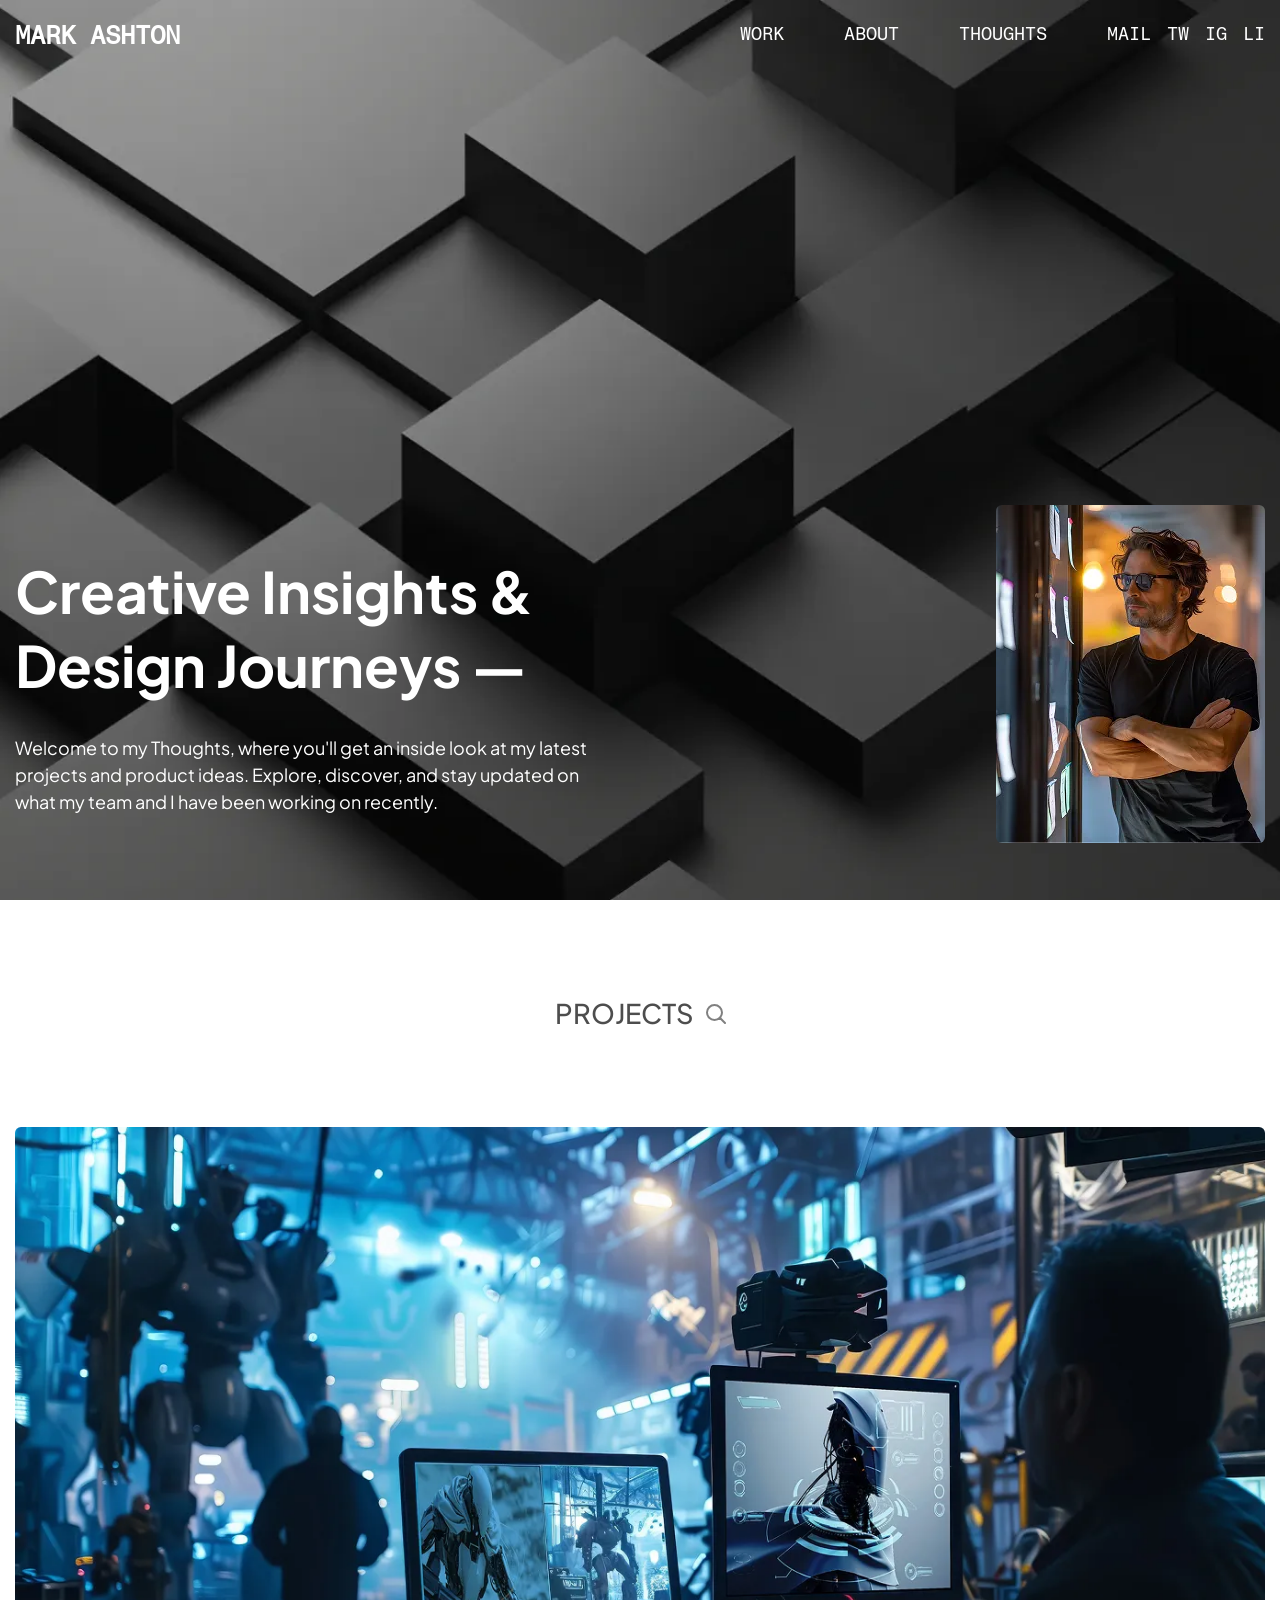
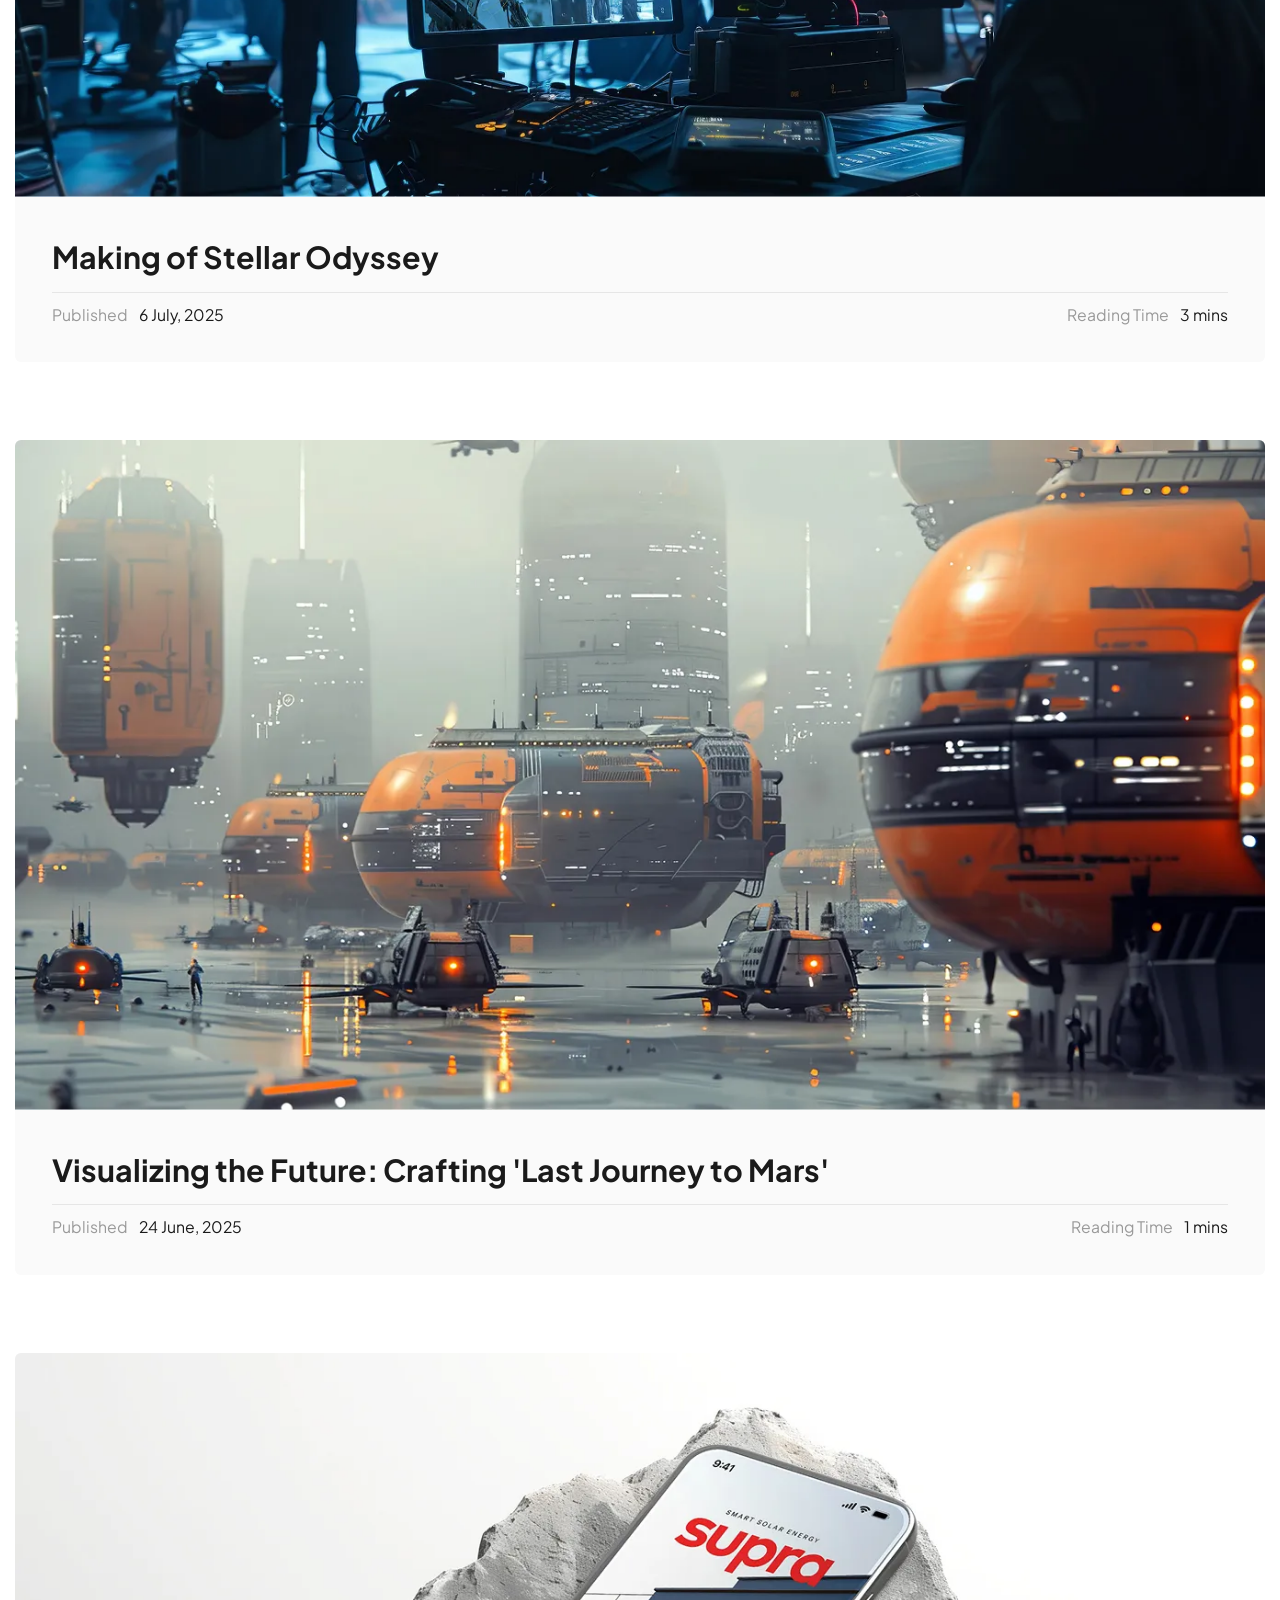
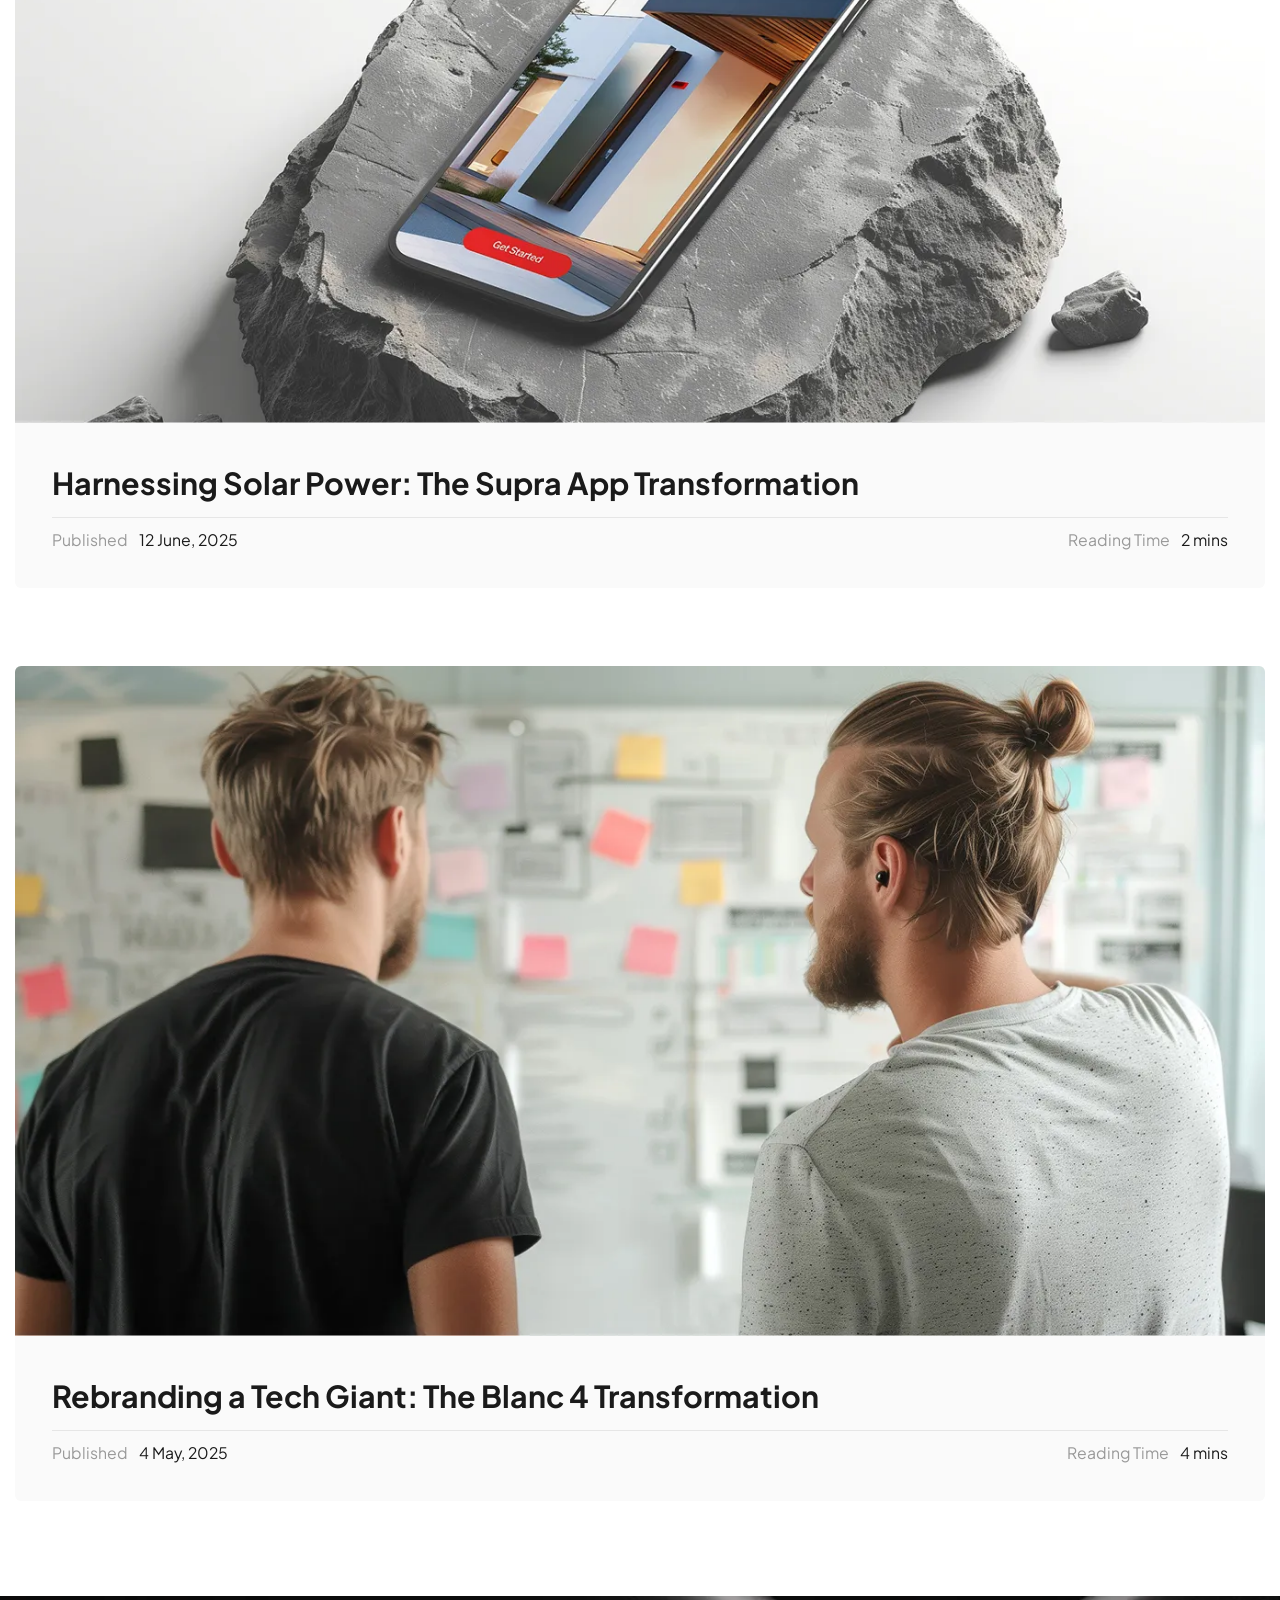
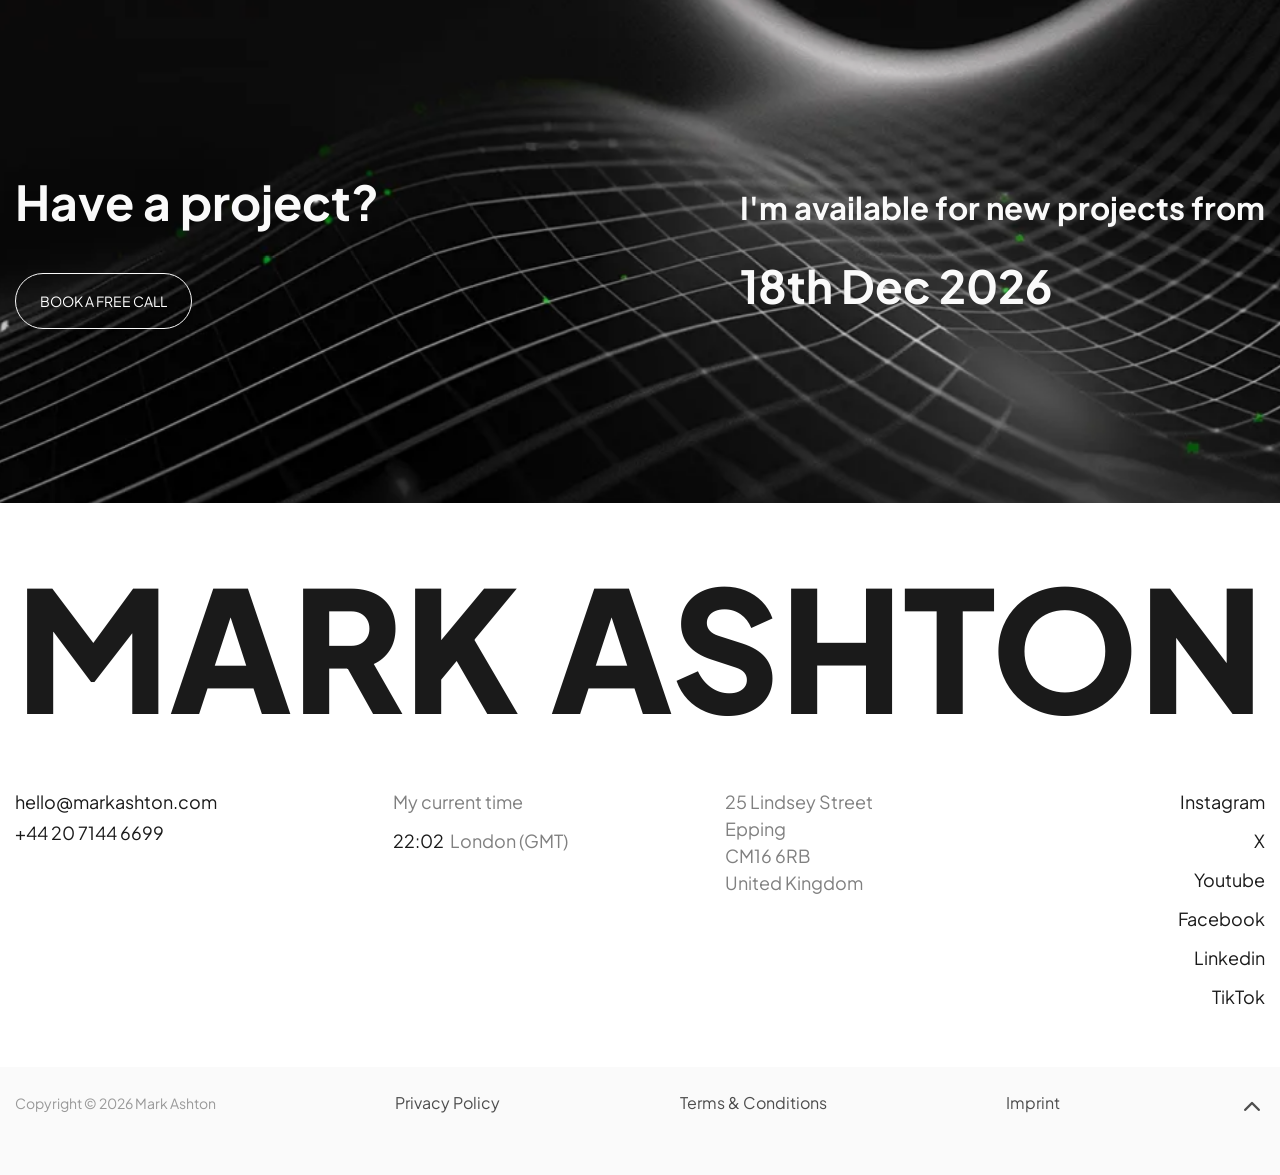
<file: thoughts.html>
<!doctype html>
<html lang="en">
	<head>
		<meta charset="UTF-8">
		<meta name="viewport" content="width=device-width, initial-scale=1.0">
		<link rel="shortcut icon" href="./assets/img/favicon.ico">
		<title>Rebirth Portfolio</title>
		<script type="module" crossorigin="" src="./js/thoughts.min.js?v=1778001809483"></script>
		<link rel="modulepreload" crossorigin="" href="./js/main2.min.js?v=1778001809483">
		<link rel="modulepreload" crossorigin="" href="./js/functions.min.js?v=1778001809483">
		<link rel="modulepreload" crossorigin="" href="./js/gsap.min.js?v=1778001809483">
		<link rel="stylesheet" crossorigin="" href="./css/main2.min.css?v=1778001809483">
		<link rel="stylesheet" crossorigin="" href="./css/gsap.min.css?v=1778001809483">
		<link rel="stylesheet" crossorigin="" href="./css/thoughts.min.css?v=1778001809483">
	</head>
	<body>
		<div class="wrapper">
			<header data-fls-header="" data-fls-gsap="" class="header">
				<div class="header__container header__container--other">
					<a href="#!" class="header__logo header__logo--other header__logo--other">mark ashton</a>
					<div class="header__menu header__menu--other menu">
						<button type="button" data-fls-menu="" class="menu__icon icon-menu">
							<span></span>
						</button>
						<nav class="menu__body">
							<ul class="menu__list">
								<li class="menu__item">
									<a href="#!" class="menu__link menu__link--other">WORK</a>
								</li>
								<li class="menu__item">
									<a href="#!" class="menu__link menu__link--other">ABOUT</a>
								</li>
								<li class="menu__item">
									<a href="#!" class="menu__link menu__link--other">THOUGHTS</a>
								</li>
								<li class="menu__item item-menu">
									<ul class="item-menu__list">
										<li class="item-menu__item">
											<a href="#!" class="item-menu__link menu__link menu__link--other">MAIL</a>
										</li>
										<li class="item-menu__item">
											<a href="#!" class="item-menu__link menu__link menu__link--other">TW</a>
										</li>
										<li class="item-menu__item">
											<a href="#!" class="item-menu__link menu__link menu__link--other">IG</a>
										</li>
										<li class="item-menu__item">
											<a href="#!" class="item-menu__link menu__link menu__link--other">LI</a>
										</li>
									</ul>
								</li>
							</ul>
						</nav>
					</div>
				</div>
			</header>
			<main class="page">
				<div data-fls-thoughts="" class="thoughts">
					<section class="hero-thoughts">
						<picture>
							<source media="(max-width: 600px)" srcset="./assets/img/thoughts/background-600.webp" type="image/webp">
							<source media="(max-width: 1200px)" srcset="./assets/img/thoughts/background-1200.webp" type="image/webp">
							<img class="hero-thoughts__background" alt="Image" src="./assets/img/thoughts/background.webp">
						</picture>
						<div class="hero-thoughts__container">
							<div class="hero-thoughts__body">
								<div class="hero-thoughts__block">
									<h1 class="hero-thoughts__title title">Creative Insights & Design Journeys —</h1>
									<div class="hero-thoughts__text">
										<p>
											Welcome to my Thoughts, where you'll get an inside look at my latest projects and product ideas. Explore,
              discover, and stay updated on what my team and I have been working on recently.
										</p>
									</div>
									<div class="hero-thoughts__arrow">
										<svg class="icon-arrow" viewbox="0 0 16 16" fill="none">
											<path class="icon-arrow__line" d="M8 1L8 15"></path>
											<path class="icon-arrow__left" d="M8 15L1 8"></path>
											<path class="icon-arrow__right" d="M8 15L15 8"></path>
										</svg>
									</div>
								</div>
								<div class="hero-thoughts__media">
									<picture>
										<img class="hero-thoughts__image" alt="Image" src="./assets/img/thoughts/mark.webp">
									</picture>
								</div>
							</div>
						</div>
					</section>
					<section class="thoughts-articles">
						<div class="thoughts-articles__container">
							<h2 class="thoughts-articles__title title--small">
								PROJECTS
								<img src="./assets/img/search.svg" alt="icon search">
							</h2>
							<div class="thoughts-articles__items">
								<article class="thoughts-articles__item item-thoughts">
									<a href="#!" class="item-thoughts__image-link">
										<picture>
											<source media="(max-width: 600px)" srcset="./assets/img/thoughts-articles/stellar-600.webp" type="image/webp">
											<source media="(max-width: 1200px)" srcset="./assets/img/thoughts-articles/stellar-1200.webp" type="image/webp">
											<img class="item-thoughts__image" alt="Image" src="./assets/img/thoughts-articles/stellar.webp">
										</picture>
									</a>
									<div class="item-thoughts__body">
										<h2 class="item-thoughts__title">
											<a href="#!" class="item-thoughts__title-link">Making of Stellar Odyssey</a>
										</h2>
										<div class="item-thoughts__bottom">
											<div class="item-thoughts__published">
												<span class="item-thoughts__label">Published</span>
												<time datetime="2025-07-06" class="item-thoughts__date-time">6 July, 2025</time>
											</div>
											<div class="item-thoughts__reading">
												<span class="item-thoughts__label">Reading Time</span>
												<span class="item-thoughts__time">3 mins</span>
											</div>
										</div>
									</div>
								</article>
								<article class="thoughts-articles__item item-thoughts">
									<a href="#!" class="item-thoughts__image-link">
										<picture>
											<source media="(max-width: 600px)" srcset="./assets/img/thoughts-articles/mars-600.webp" type="image/webp">
											<source media="(max-width: 1200px)" srcset="./assets/img/thoughts-articles/mars-1200.webp" type="image/webp">
											<img class="item-thoughts__image" alt="Image" src="./assets/img/thoughts-articles/mars.webp">
										</picture>
									</a>
									<div class="item-thoughts__body">
										<h2 class="item-thoughts__title">
											<a href="#!" class="item-thoughts__title-link">Visualizing the Future: Crafting 'Last Journey to Mars'</a>
										</h2>
										<div class="item-thoughts__bottom">
											<div class="item-thoughts__published">
												<span class="item-thoughts__label">Published</span>
												<time datetime="2025-06-24" class="item-thoughts__date-time">24 June, 2025</time>
											</div>
											<div class="item-thoughts__reading">
												<span class="item-thoughts__label">Reading Time</span>
												<span class="item-thoughts__time">1 mins</span>
											</div>
										</div>
									</div>
								</article>
								<article class="thoughts-articles__item item-thoughts">
									<a href="#!" class="item-thoughts__image-link">
										<picture>
											<source media="(max-width: 600px)" srcset="./assets/img/thoughts-articles/supra-600.webp" type="image/webp">
											<source media="(max-width: 1200px)" srcset="./assets/img/thoughts-articles/supra-1200.webp" type="image/webp">
											<img class="item-thoughts__image" alt="Image" src="./assets/img/thoughts-articles/supra.webp">
										</picture>
									</a>
									<div class="item-thoughts__body">
										<h2 class="item-thoughts__title">
											<a href="#!" class="item-thoughts__title-link">Harnessing Solar Power: The Supra App Transformation</a>
										</h2>
										<div class="item-thoughts__bottom">
											<div class="item-thoughts__published">
												<span class="item-thoughts__label">Published</span>
												<time datetime="2025-06-12" class="item-thoughts__date-time">12 June, 2025</time>
											</div>
											<div class="item-thoughts__reading">
												<span class="item-thoughts__label">Reading Time</span>
												<span class="item-thoughts__time">2 mins</span>
											</div>
										</div>
									</div>
								</article>
								<article class="thoughts-articles__item item-thoughts">
									<a href="#!" class="item-thoughts__image-link">
										<picture>
											<source media="(max-width: 600px)" srcset="./assets/img/thoughts-articles/blanc-600.webp" type="image/webp">
											<source media="(max-width: 1200px)" srcset="./assets/img/thoughts-articles/blanc-1200.webp" type="image/webp">
											<img class="item-thoughts__image" alt="Image" src="./assets/img/thoughts-articles/blanc.webp">
										</picture>
									</a>
									<div class="item-thoughts__body">
										<h2 class="item-thoughts__title">
											<a href="#!" class="item-thoughts__title-link">Rebranding a Tech Giant: The Blanc 4 Transformation</a>
										</h2>
										<div class="item-thoughts__bottom">
											<div class="item-thoughts__published">
												<span class="item-thoughts__label">Published</span>
												<time datetime="2025-05-04" class="item-thoughts__date-time">4 May, 2025</time>
											</div>
											<div class="item-thoughts__reading">
												<span class="item-thoughts__label">Reading Time</span>
												<span class="item-thoughts__time">4 mins</span>
											</div>
										</div>
									</div>
								</article>
							</div>
						</div>
					</section>
					<section data-fls-gsap="" data-fls-bookcall="" class="book-call">
						<picture>
							<source media="(max-width: 600px)" srcset="./assets/img/book-call/bg-600.webp" type="image/webp">
							<source media="(max-width: 1200px)" srcset="./assets/img/book-call/bg-1200.webp" type="image/webp">
							<img class="book-call__bg" alt="Image" src="./assets/img/book-call/bg.webp">
						</picture>
						<div class="book-call__container">
							<div class="book-call__body">
								<div class="book-call__action action">
									<div data-fls-gsap="" class="action__text">Have a project?</div>
									<button data-fls-gsap="" data-fls-button="" class="action__button button" aria-label="Book a free call">
										<span>BOOK A FREE CALL</span>
									</button>
								</div>
								<div class="book-call__available available">
									<span class="available__text">I'm available for new projects from</span>
									<time class="available__time" id="date"></time>
								</div>
							</div>
						</div>
					</section>
				</div>
			</main>
			<footer data-fls-footer="" class="footer">
				<div class="footer__top top-footer">
					<div class="top-footer__container">
						<h1 class="top-footer__title">mark ashton</h1>
						<div class="top-footer__columns">
							<div class="top-footer__column column-contact">
								<a href="#!" class="column-contact__link" data-copy="Copy email" data-copied="Copied">hello@markashton.com</a>
								<a href="#!" class="column-contact__link" data-copy="Copy phone" data-copied="Copied">+44 20 7144 6699</a>
							</div>
							<div class="top-footer__column column-time">
								<div class="column-time__label">My current time</div>
								<div data-timezone="Europe/London" class="column-time__block">
									<span data-time="" class="column-time__time">--:--</span>
									<span class="column-time__city">London (GMT)</span>
								</div>
							</div>
							<div class="top-footer__column column-location">
								<address class="column-location__address">
									25 Lindsey Street
									<br>
									Epping
									<br>
									CM16 6RB
									<br>
									United Kingdom
								</address>
							</div>
							<div class="top-footer__column column-social">
								<ul class="column-social__list">
									<li class="column-social__item">
										<a href="#!" class="column-social__link">Instagram</a>
									</li>
									<li class="column-social__item">
										<a href="#!" class="column-social__link">X</a>
									</li>
									<li class="column-social__item">
										<a href="#!" class="column-social__link">Youtube</a>
									</li>
									<li class="column-social__item">
										<a href="#!" class="column-social__link">Facebook</a>
									</li>
									<li class="column-social__item">
										<a href="#!" class="column-social__link">Linkedin</a>
									</li>
									<li class="column-social__item">
										<a href="#!" class="column-social__link">TikTok</a>
									</li>
								</ul>
							</div>
						</div>
					</div>
				</div>
				<div class="footer__bottom bottom-footer">
					<div class="bottom-footer__container">
						<div class="bottom-footer__copy">Copyright © 2024 Mark Ashton</div>
						<a href="#!" class="bottom-footer__link">Privacy Policy</a>
						<a href="#!" class="bottom-footer__link">Terms & Conditions</a>
						<a href="#!" class="bottom-footer__link">Imprint</a>
						<a href="#!" data-fls-scrollto=".header" class="bottom-footer__up">
							<span class="icon--icon-chevron-up"></span>
						</a>
					</div>
				</div>
			</footer>
		</div>
	</body>
</html>
</file>
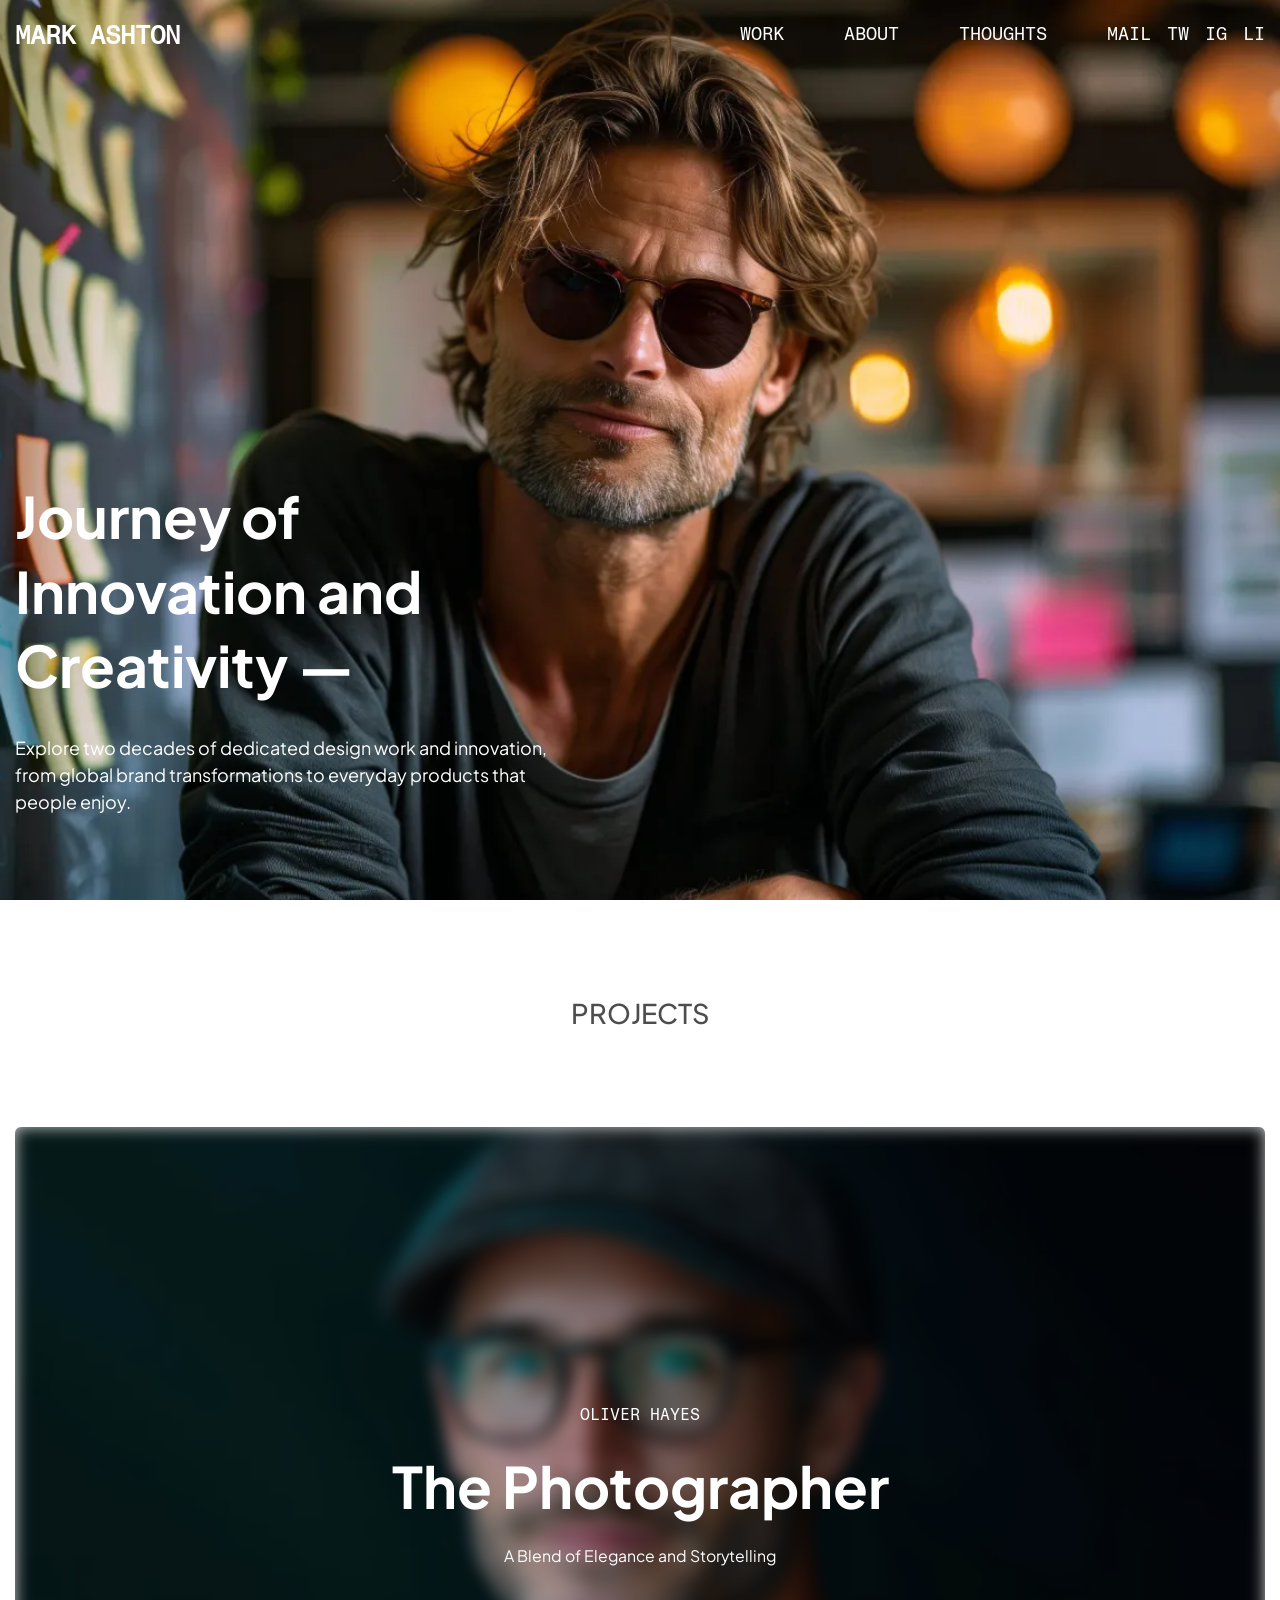
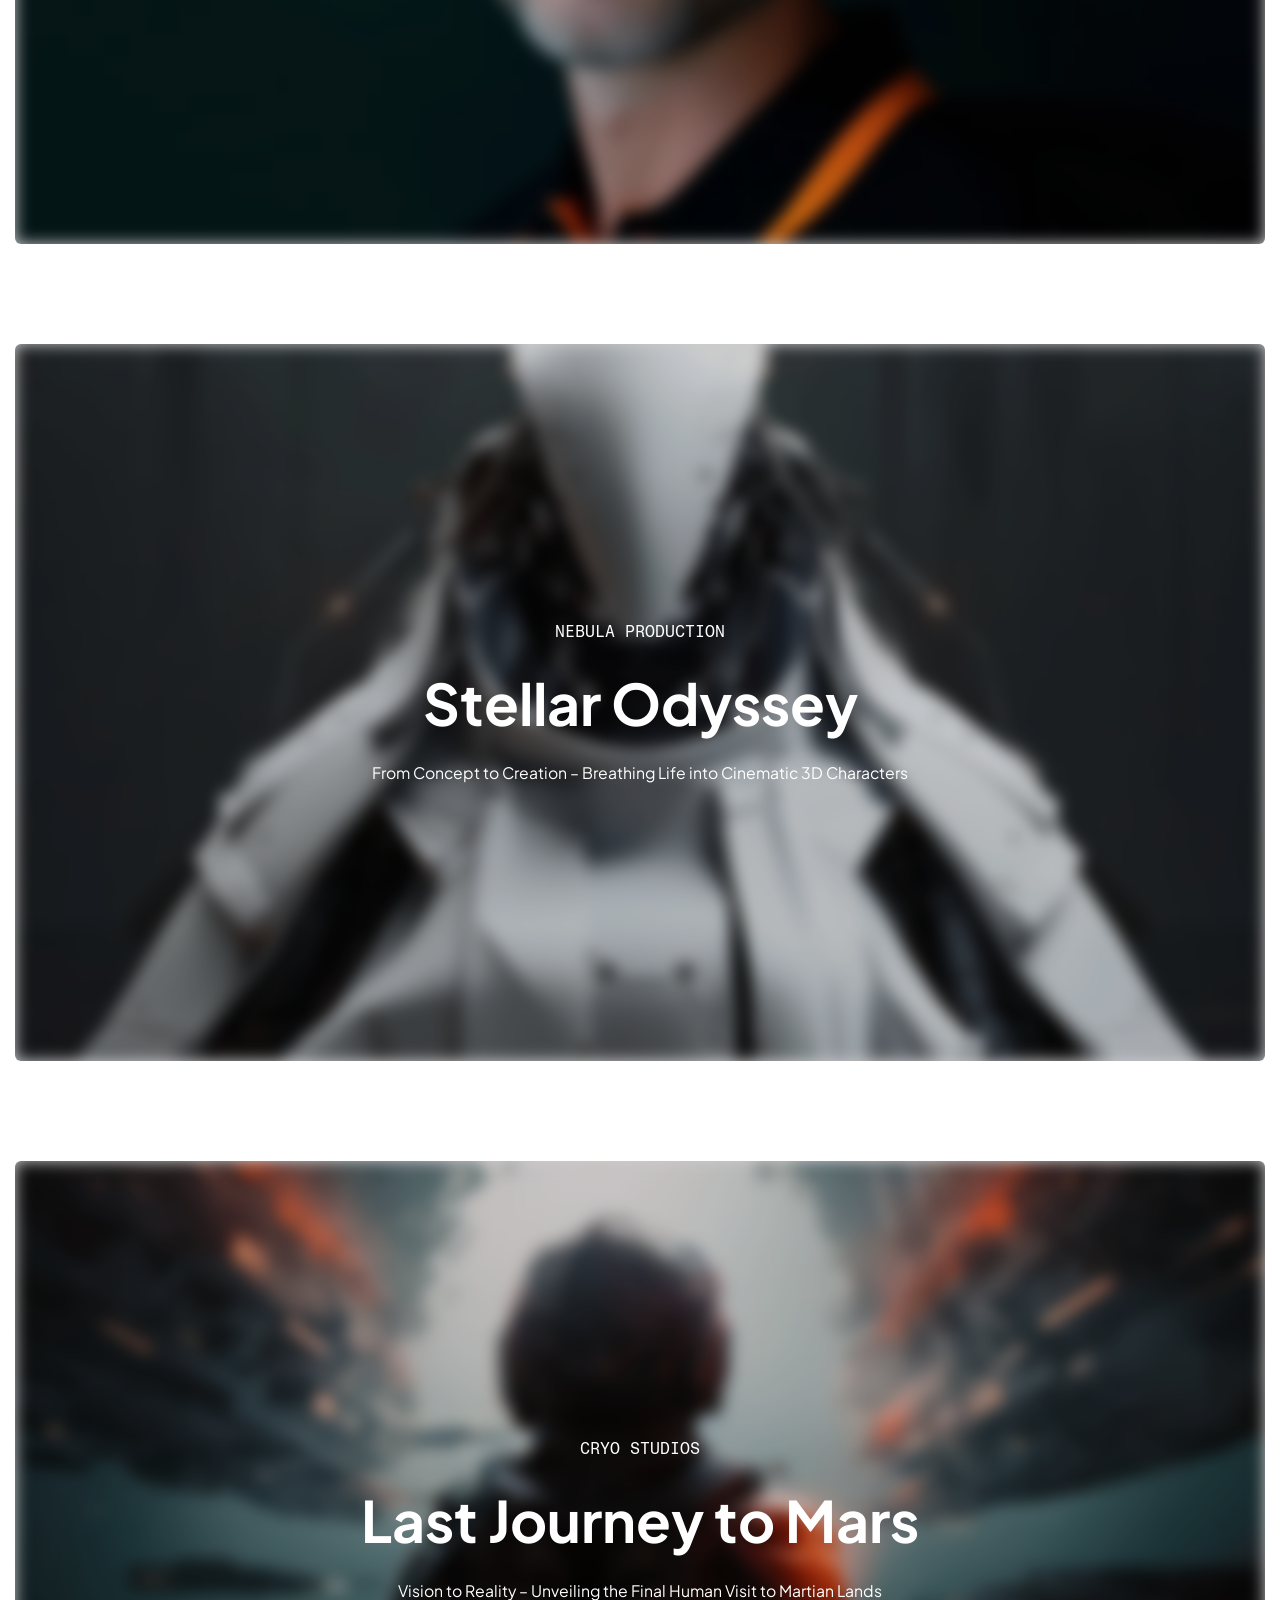
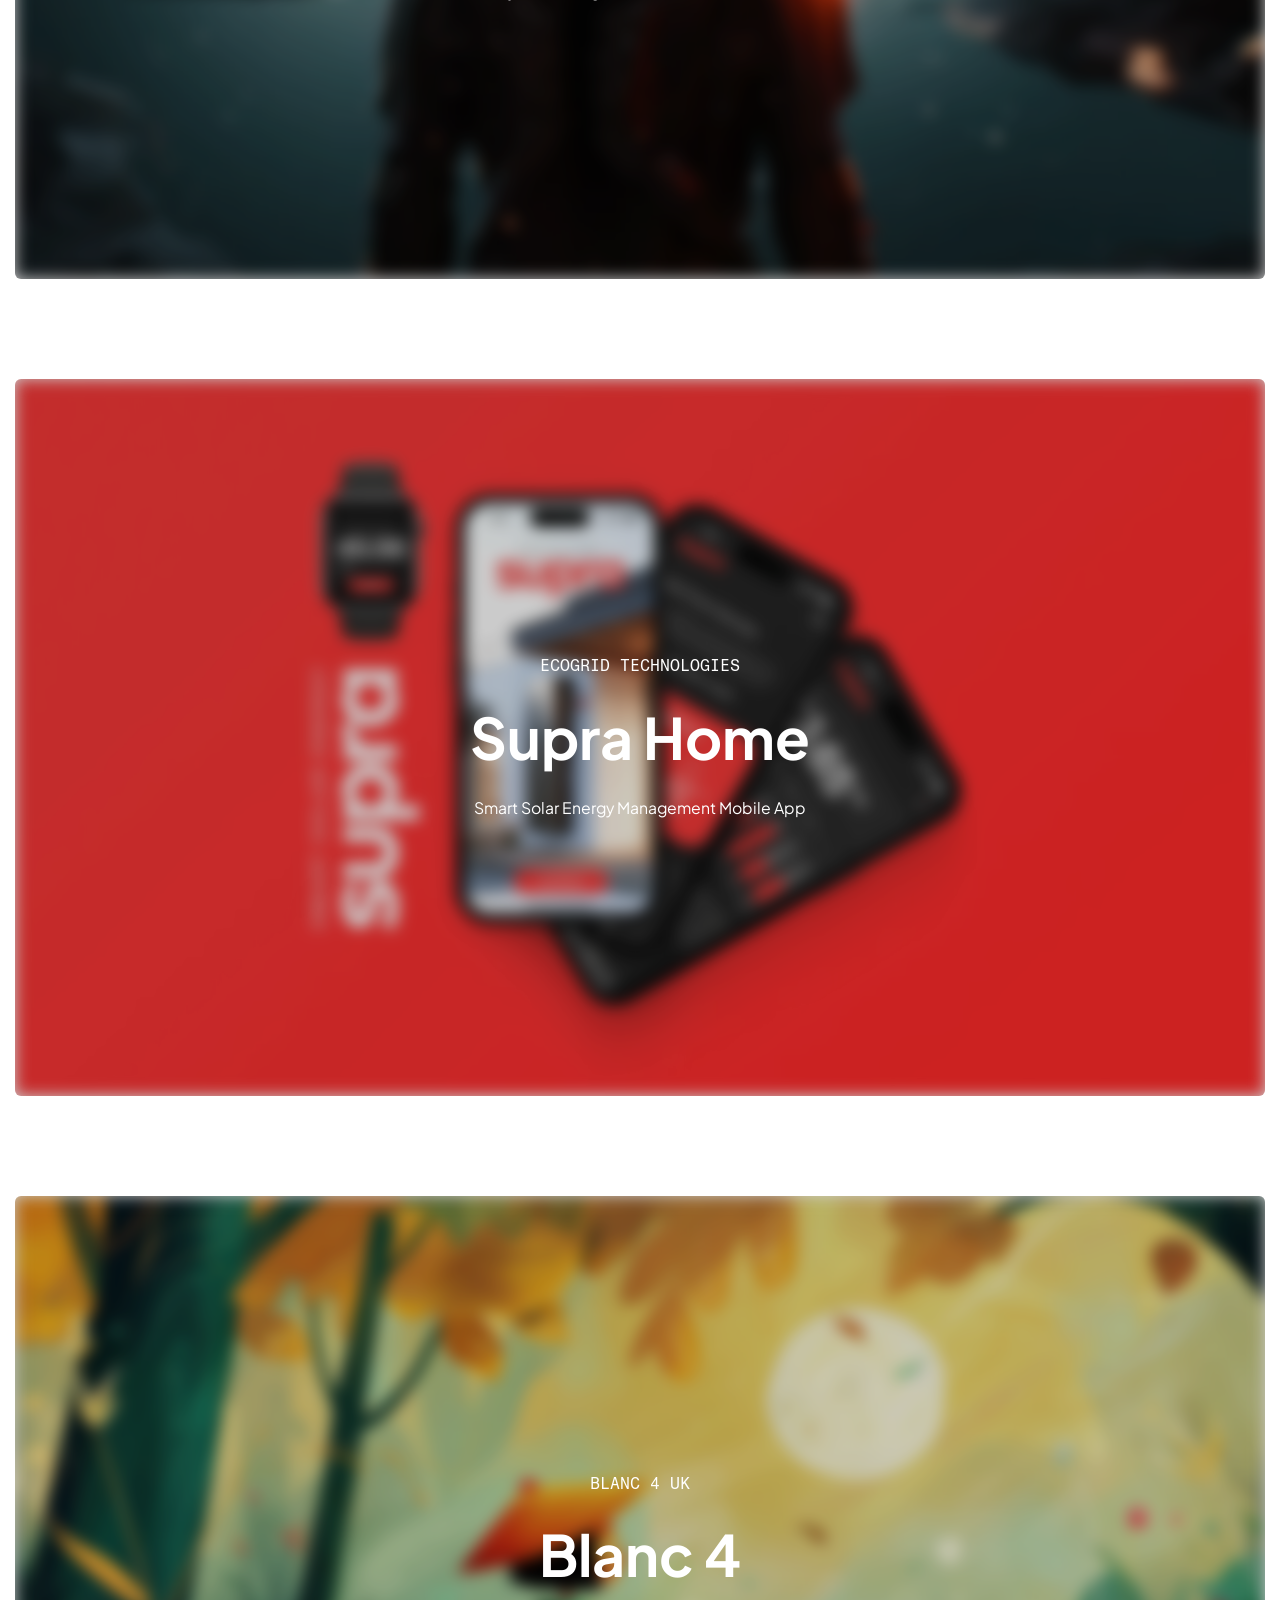
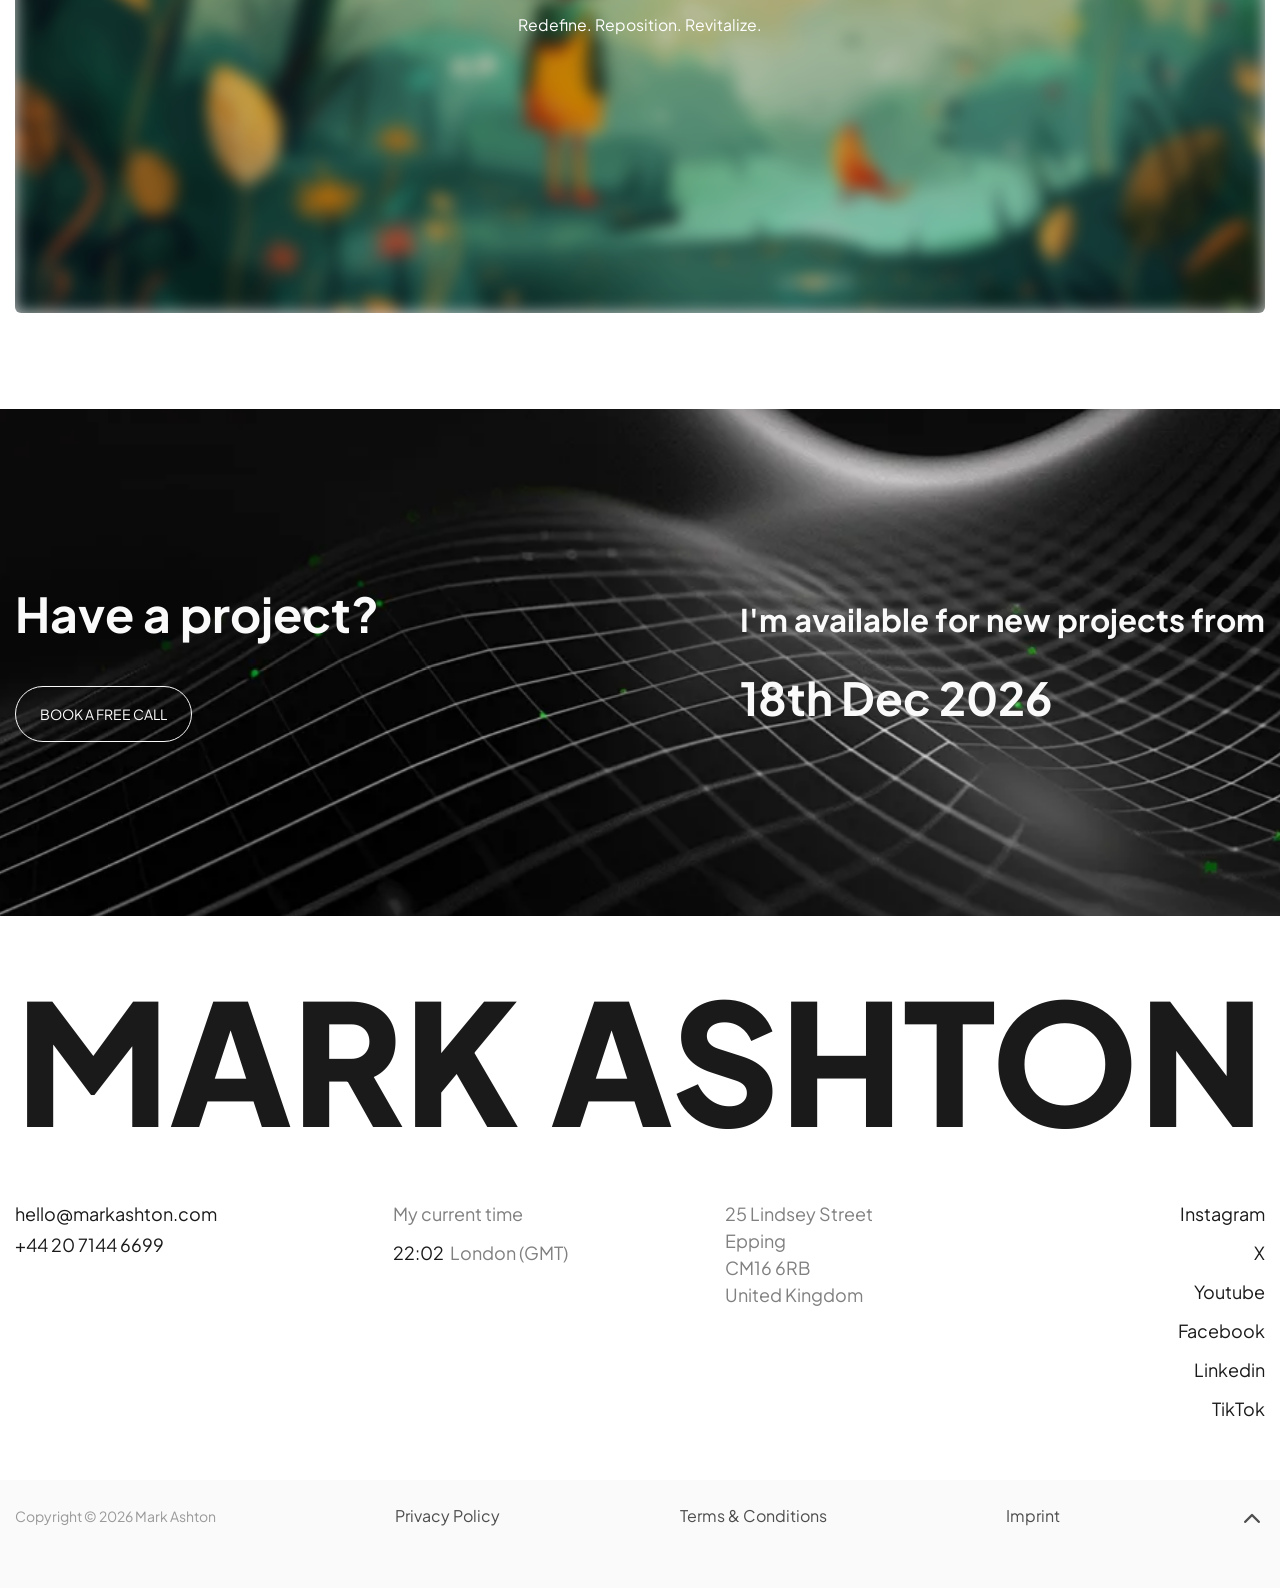
<file: work.html>
<!doctype html>
<html lang="en">
	<head>
		<meta charset="UTF-8">
		<meta name="viewport" content="width=device-width, initial-scale=1.0">
		<link rel="shortcut icon" href="./assets/img/favicon.ico">
		<title>Rebirth Portfolio</title>
		<script type="module" crossorigin="" src="./js/work.min.js?v=1778001809484"></script>
		<link rel="modulepreload" crossorigin="" href="./js/main2.min.js?v=1778001809484">
		<link rel="modulepreload" crossorigin="" href="./js/functions.min.js?v=1778001809484">
		<link rel="modulepreload" crossorigin="" href="./js/gsap.min.js?v=1778001809484">
		<link rel="stylesheet" crossorigin="" href="./css/main2.min.css?v=1778001809484">
		<link rel="stylesheet" crossorigin="" href="./css/gsap.min.css?v=1778001809484">
		<link rel="stylesheet" crossorigin="" href="./css/work.min.css?v=1778001809484">
	</head>
	<body>
		<div class="wrapper">
			<header data-fls-header="" data-fls-gsap="" class="header">
				<div class="header__container header__container--other">
					<a href="#!" class="header__logo header__logo--other header__logo--other">mark ashton</a>
					<div class="header__menu header__menu--other menu">
						<button type="button" data-fls-menu="" class="menu__icon icon-menu">
							<span></span>
						</button>
						<nav class="menu__body">
							<ul class="menu__list">
								<li class="menu__item">
									<a href="#!" class="menu__link menu__link--other">WORK</a>
								</li>
								<li class="menu__item">
									<a href="#!" class="menu__link menu__link--other">ABOUT</a>
								</li>
								<li class="menu__item">
									<a href="#!" class="menu__link menu__link--other">THOUGHTS</a>
								</li>
								<li class="menu__item item-menu">
									<ul class="item-menu__list">
										<li class="item-menu__item">
											<a href="#!" class="item-menu__link menu__link menu__link--other">MAIL</a>
										</li>
										<li class="item-menu__item">
											<a href="#!" class="item-menu__link menu__link menu__link--other">TW</a>
										</li>
										<li class="item-menu__item">
											<a href="#!" class="item-menu__link menu__link menu__link--other">IG</a>
										</li>
										<li class="item-menu__item">
											<a href="#!" class="item-menu__link menu__link menu__link--other">LI</a>
										</li>
									</ul>
								</li>
							</ul>
						</nav>
					</div>
				</div>
			</header>
			<main class="page">
				<div data-fls-work="" class="work">
					<section class="hero-work">
						<picture>
							<source media="(max-width: 600px)" srcset="./assets/img/work-hero/work-hero-background-600.webp" type="image/webp">
							<source media="(max-width: 1200px)" srcset="./assets/img/work-hero/work-hero-background-1200.webp" type="image/webp">
							<img class="hero-work__background" alt="Image" src="./assets/img/work-hero/work-hero-background.webp">
						</picture>
						<div class="hero-work__container">
							<div class="hero-work__body">
								<h1 class="hero-work__title title">Journey of Innovation and Creativity —</h1>
								<div class="hero-work__text">
									<p>
										Explore two decades of dedicated design work and innovation, from global brand transformations to everyday
            products that people enjoy.
									</p>
								</div>
								<div class="hero-work__arrow">
									<svg class="icon-arrow" viewbox="0 0 16 16" fill="none">
										<path class="icon-arrow__line" d="M8 1L8 15"></path>
										<path class="icon-arrow__left" d="M8 15L1 8"></path>
										<path class="icon-arrow__right" d="M8 15L15 8"></path>
									</svg>
								</div>
							</div>
						</div>
					</section>
					<section class="posts">
						<div class="posts__container">
							<h2 class="posts__title title--small">PROJECTS</h2>
							<div class="posts__items">
								<article class="posts__item item-post">
									<div class="item-post__block-image">
										<picture>
											<source media="(max-width: 600px)" srcset="./assets/img/hero/1-600.avif" type="image/avif">
											<source media="(max-width: 1200px)" srcset="./assets/img/hero/1-1200.avif" type="image/avif">
											<img class="item-post__image" alt="Image" src="./assets/img/hero/1.avif">
										</picture>
									</div>
									<div class="item-post__block">
										<div class="item-post__eyebrow">Oliver Hayes</div>
										<h2 class="item-post__title title">
											<a href="#!" class="item-post__title-link">The Photographer</a>
										</h2>
										<div class="item-post__text">
											<p>A Blend of Elegance and Storytelling</p>
										</div>
									</div>
								</article>
								<article class="posts__item item-post">
									<div class="item-post__block-image">
										<picture>
											<source media="(max-width: 600px)" srcset="./assets/img/hero/2-600.webp" type="image/webp">
											<source media="(max-width: 1200px)" srcset="./assets/img/hero/2-1200.webp" type="image/webp">
											<img class="item-post__image" alt="Image" src="./assets/img/hero/2.webp">
										</picture>
									</div>
									<div class="item-post__block">
										<div class="item-post__eyebrow">NEBULA PRODUCTION</div>
										<h2 class="item-post__title title">
											<a href="#!" class="item-post__title-link">Stellar Odyssey</a>
										</h2>
										<div class="item-post__text">
											<p>From Concept to Creation – Breathing Life into Cinematic 3D Characters</p>
										</div>
									</div>
								</article>
								<article class="posts__item item-post">
									<div class="item-post__block-image">
										<picture>
											<source media="(max-width: 600px)" srcset="./assets/img/hero/3-600.avif" type="image/avif">
											<source media="(max-width: 1200px)" srcset="./assets/img/hero/3-1200.avif" type="image/avif">
											<img class="item-post__image" alt="Image" src="./assets/img/hero/3.avif">
										</picture>
									</div>
									<div class="item-post__block">
										<div class="item-post__eyebrow">Cryo Studios</div>
										<h2 class="item-post__title title">
											<a href="#!" class="item-post__title-link">Last Journey to Mars</a>
										</h2>
										<div class="item-post__text">
											<p>Vision to Reality – Unveiling the Final Human Visit to Martian Lands</p>
										</div>
									</div>
								</article>
								<article class="posts__item item-post">
									<div class="item-post__block-image">
										<picture>
											<source media="(max-width: 600px)" srcset="./assets/img/hero/4-600.webp" type="image/webp">
											<source media="(max-width: 1200px)" srcset="./assets/img/hero/4-1200.webp" type="image/webp">
											<img class="item-post__image" alt="Image" src="./assets/img/hero/4.webp">
										</picture>
									</div>
									<div class="item-post__block">
										<div class="item-post__eyebrow">EcoGrid Technologies</div>
										<h2 class="item-post__title title">
											<a href="#!" class="item-post__title-link">Supra Home</a>
										</h2>
										<div class="item-post__text">
											<p>Smart Solar Energy Management Mobile App</p>
										</div>
									</div>
								</article>
								<article class="posts__item item-post">
									<div class="item-post__block-image">
										<picture>
											<source media="(max-width: 600px)" srcset="./assets/img/projects/4-600.webp" type="image/webp">
											<source media="(max-width: 1200px)" srcset="./assets/img/projects/4-1200.webp" type="image/webp">
											<img class="item-post__image" alt="Image" src="./assets/img/projects/4.webp">
										</picture>
									</div>
									<div class="item-post__block">
										<div class="item-post__eyebrow">Blanc 4 UK</div>
										<h2 class="item-post__title title">
											<a href="#!" class="item-post__title-link">Blanc 4</a>
										</h2>
										<div class="item-post__text">
											<p>Redefine. Reposition. Revitalize.</p>
										</div>
									</div>
								</article>
							</div>
						</div>
					</section>
					<section data-fls-gsap="" data-fls-bookcall="" class="book-call">
						<picture>
							<source media="(max-width: 600px)" srcset="./assets/img/book-call/bg-600.webp" type="image/webp">
							<source media="(max-width: 1200px)" srcset="./assets/img/book-call/bg-1200.webp" type="image/webp">
							<img class="book-call__bg" alt="Image" src="./assets/img/book-call/bg.webp">
						</picture>
						<div class="book-call__container">
							<div class="book-call__body">
								<div class="book-call__action action">
									<div data-fls-gsap="" class="action__text">Have a project?</div>
									<button data-fls-gsap="" data-fls-button="" class="action__button button" aria-label="Book a free call">
										<span>BOOK A FREE CALL</span>
									</button>
								</div>
								<div class="book-call__available available">
									<span class="available__text">I'm available for new projects from</span>
									<time class="available__time" id="date"></time>
								</div>
							</div>
						</div>
					</section>
				</div>
			</main>
			<footer data-fls-footer="" class="footer">
				<div class="footer__top top-footer">
					<div class="top-footer__container">
						<h1 class="top-footer__title">mark ashton</h1>
						<div class="top-footer__columns">
							<div class="top-footer__column column-contact">
								<a href="#!" class="column-contact__link" data-copy="Copy email" data-copied="Copied">hello@markashton.com</a>
								<a href="#!" class="column-contact__link" data-copy="Copy phone" data-copied="Copied">+44 20 7144 6699</a>
							</div>
							<div class="top-footer__column column-time">
								<div class="column-time__label">My current time</div>
								<div data-timezone="Europe/London" class="column-time__block">
									<span data-time="" class="column-time__time">--:--</span>
									<span class="column-time__city">London (GMT)</span>
								</div>
							</div>
							<div class="top-footer__column column-location">
								<address class="column-location__address">
									25 Lindsey Street
									<br>
									Epping
									<br>
									CM16 6RB
									<br>
									United Kingdom
								</address>
							</div>
							<div class="top-footer__column column-social">
								<ul class="column-social__list">
									<li class="column-social__item">
										<a href="#!" class="column-social__link">Instagram</a>
									</li>
									<li class="column-social__item">
										<a href="#!" class="column-social__link">X</a>
									</li>
									<li class="column-social__item">
										<a href="#!" class="column-social__link">Youtube</a>
									</li>
									<li class="column-social__item">
										<a href="#!" class="column-social__link">Facebook</a>
									</li>
									<li class="column-social__item">
										<a href="#!" class="column-social__link">Linkedin</a>
									</li>
									<li class="column-social__item">
										<a href="#!" class="column-social__link">TikTok</a>
									</li>
								</ul>
							</div>
						</div>
					</div>
				</div>
				<div class="footer__bottom bottom-footer">
					<div class="bottom-footer__container">
						<div class="bottom-footer__copy">Copyright © 2024 Mark Ashton</div>
						<a href="#!" class="bottom-footer__link">Privacy Policy</a>
						<a href="#!" class="bottom-footer__link">Terms & Conditions</a>
						<a href="#!" class="bottom-footer__link">Imprint</a>
						<a href="#!" data-fls-scrollto=".header" class="bottom-footer__up">
							<span class="icon--icon-chevron-up"></span>
						</a>
					</div>
				</div>
			</footer>
		</div>
	</body>
</html>
</file>
<file: css/main2.min.css>
@import url("https://fonts.googleapis.com/css?family=Plus+Jakarta+Sans:regular,600,700,800,italic&display=swap");@import url("https://fonts.googleapis.com/css?family=Fragment+Mono:regular&display=swap");*{border:0;margin:0;padding:0}*,:after,:before{box-sizing:border-box}:after,:before{display:inline-block}body,html{height:100%}body{line-height:1;scrollbar-gutter:stable;-ms-text-size-adjust:100%;-moz-text-size-adjust:100%;-webkit-text-size-adjust:100%;-webkit-font-smoothing:antialiased;-moz-osx-font-smoothing:grayscale}button,input,textarea{background-color:transparent;color:inherit;font-family:inherit;font-size:inherit;line-height:inherit}input,textarea{width:100%}label{display:inline-block}button,option,select{cursor:pointer}a{color:inherit;display:inline-block;text-decoration:none}ul li{list-style:none}img{height:auto;max-width:100%;vertical-align:middle}h1,h2,h3,h4,h5,h6{font-size:inherit;font-weight:inherit}address{font-style:normal}@font-face{font-display:swap;font-family:iconfont;src:url(../assets/fonts/iconfont.woff2?eda43ba216da09cf057bcc3ef6596a87) format("woff2")}[class*="--icon-"]:before{font-family:iconfont}[class*="--icon-youtube"]:before{content:"\f101"}[class*="--icon-X"]:before{content:"\f102"}[class*="--icon-tiktok"]:before{content:"\f103"}[class*="--icon-search"]:before{content:"\f104"}[class*="--icon-linkedin"]:before{content:"\f105"}[class*="--icon-insta"]:before{content:"\f106"}[class*="--icon-facebook"]:before{content:"\f107"}[class*="--icon-copy"]:before{content:"\f108"}[class*="--icon-chevron-up"]:before{content:"\f109"}[class*="--icon-arrow-up"]:before{content:"\f10a"}[class*="--icon-arrow-right"]:before{content:"\f10b"}[class*="--icon-arrow-left"]:before{content:"\f10c"}[class*="--icon-arrow-down"]:before{content:"\f10d"}:root{--font-family:"Plus Jakarta Sans",sans-serif;--font-size:1rem;--main-color:#1a1a1a;--font-family-secondary:"Fragment Mono";--text-primary:#1a1a1a;--white-100:#fff;--white-98:#fafafa;--white-80:#fafafacc;--black-10:#e6e6e6;--black-20:#ccc;--black-30:#b3b3b3;--black-40:#999;--black-50:gray;--black-60:#666;--black-70:#4d4d4d;--black-80:#333;--black-100:#000;--lime:#e0ff17;--gray:#aaa}body{color:var(--main-color);font-family:var(--font-family);font-size:var(--font-size);min-width:20rem;text-wrap:pretty}[data-fls-scrolllock] body{overflow:hidden;overscroll-behavior:none;touch-action:none}.wrapper{display:flex;flex-direction:column;min-height:100%;overflow:clip}.wrapper>main{flex:1 1 auto}.wrapper>*{min-width:0}[class*=__container]{margin:0 auto;max-width:86.875rem;padding-left:.9375rem;padding-right:.9375rem}.title{letter-spacing:-4%;line-height:1.3}.title,.title--mid{font-weight:700}.title--mid{letter-spacing:-3%;line-height:1.3}.title--small{color:var(--black-70);font-weight:500;letter-spacing:20%;line-height:1.3}.title--project{font-family:var(--font-family-secondary);letter-spacing:-2%;line-height:1.3;text-transform:uppercase}.project-text{color:var(--black-60);font-size:1.5rem;font-weight:600}.project-text,.project-text--mid{letter-spacing:-2%;line-height:1.5}.project-text--mid{color:var(--black-50);font-size:1.25rem}.project-text--small{color:var(--black-50);letter-spacing:-2%;line-height:1.5}.project-text--border{border-left:.0625rem solid var(--black-10)}.icon--icon-chevron-up{color:var(--black-70)}.icon-arrow{height:1rem;width:1rem}.icon-arrow path{fill:none;stroke:var(--white-100);stroke-dasharray:20;stroke-dashoffset:20;stroke-linecap:round;stroke-linejoin:round;stroke-width:2}.icon-arrow__line{animation:draw-line 3s cubic-bezier(.25,.8,.25,1) infinite}.icon-arrow__left,.icon-arrow__right{animation:draw-sides 3s cubic-bezier(.25,.8,.25,1) infinite}.link{align-items:center;display:flex;font-family:var(--font-family-secondary);gap:.9375rem;letter-spacing:-2%;line-height:1.4;text-transform:uppercase}.link--arrow{height:1rem;width:1rem}.link--arrow path{fill:none;stroke:var(--black-50);stroke-dasharray:20;stroke-dashoffset:0;stroke-linecap:round;stroke-linejoin:round;stroke-width:2}@keyframes draw-line{0%{opacity:1;stroke-dashoffset:20}40%{opacity:1;stroke-dashoffset:0}80%{opacity:1;stroke-dashoffset:0}to{opacity:0;stroke-dashoffset:0}}@keyframes draw-sides{0%,12%{opacity:1;stroke-dashoffset:20}80%{opacity:1;stroke-dashoffset:0}to{opacity:0;stroke-dashoffset:0}}@keyframes hover-draw-line{0%{stroke-dashoffset:20}to{stroke-dashoffset:0}}@keyframes hover-draw-sides{0%{stroke-dashoffset:20}to{stroke-dashoffset:0}}.item-article{align-items:center;border-bottom:.0625rem solid var(--black-10);display:flex;gap:1.5rem;justify-content:space-between;padding-block:2.5rem;position:relative}.item-article:first-child{border-top:.0625rem solid var(--black-10)}.item-article__body{display:flex;flex-direction:column}.item-article__eyebrow{color:var(--black-50);font-family:var(--font-family-secondary);letter-spacing:-2%;line-height:1.4;text-transform:uppercase}.item-article__text{color:var(--black-50);letter-spacing:-2%;line-height:1.3;text-transform:uppercase}.item-article__image-link{aspect-ratio:300/180;display:block;position:relative;width:100%}.item-article__image{border-radius:.375rem;height:100%;left:0;object-fit:cover;position:absolute;top:0;transform:scale(1);transition:transform 1s cubic-bezier(.25,.8,.25,1);width:100%}.thoughts-articles__title{align-items:center;display:flex;gap:.75rem;justify-content:center}.item-thoughts,.thoughts-articles__items{display:flex;flex-direction:column}.item-thoughts{border-radius:.375rem;overflow:hidden}.item-thoughts__body{background:var(--white-98);display:flex;flex:1;flex-direction:column;gap:.75rem}.item-thoughts__title-link{border-bottom:.0625rem solid var(--black-10);display:block;font-weight:700;letter-spacing:-4%;line-height:1.5;padding-bottom:.75rem}.item-thoughts__bottom{gap:.625rem;justify-content:space-between}.item-thoughts__bottom,.item-thoughts__published{align-items:center;display:flex}.item-thoughts__label{color:var(--black-40)}.item-thoughts__date-time,.item-thoughts__label{letter-spacing:-2%;line-height:1.3}.item-thoughts__reading{align-items:center;display:flex}.item-thoughts__time{letter-spacing:-2%;line-height:1.3}.article__head{display:flex;flex-direction:column;gap:.75rem}.article__head:not(:last-child){margin-bottom:1.25rem}.article__title{border-bottom:.0625rem solid var(--black-10);padding-bottom:.75rem}.article__meta{gap:.625rem;justify-content:space-between}.article__meta,.article__published{align-items:center;display:flex}.article__label{color:var(--black-40)}.article__date-time,.article__label{letter-spacing:-2%;line-height:1.3}.article__reading{align-items:center;display:flex}.article__time{letter-spacing:-2%;line-height:1.3}.media-wrapper{gap:1.25rem}.media-wrapper,.text-wrapper{display:flex;flex-direction:column}.text-wrapper{gap:3.75rem}.text-wrapper__block{display:flex;flex-direction:column;gap:2rem}.text-wrapper__text{font-size:1.125rem;letter-spacing:-2%;line-height:1.5}@media (max-width:47.99875em){.item-article{align-items:flex-start;flex-direction:column-reverse}}@media (width < 47.99875em){.item-thoughts{margin-inline:-.9375rem}}@media (width < 20em){.title{font-size:2rem}.title--mid{font-size:1.5rem}.title--small{font-size:1.25rem}.project-text--small,.title--project{font-size:1rem}.project-text--border{padding-left:1.25rem}.link{font-size:1.125rem}.item-article__body{gap:.875rem}.item-article__eyebrow,.item-article__text{font-size:.875rem}.thoughts-articles{padding-bottom:3.75rem}.thoughts-articles__title{padding-block:3.75rem}.thoughts-articles__items{gap:3.75rem}.item-thoughts__body{padding:.625rem}.item-thoughts__title-link{font-size:1rem}.item-thoughts__published{gap:.5rem}.item-thoughts__date-time,.item-thoughts__label{font-size:.875rem}.item-thoughts__reading{gap:.5rem}.item-thoughts__time{font-size:.875rem}.thoughts-article{padding-top:6.25rem}.article__published{gap:.5rem}.article__date-time,.article__label{font-size:.875rem}.article__reading{gap:.5rem}.article__time{font-size:.875rem}.text-wrapper{padding-block:3.75rem}}@media (width >= 20em) and (width < 86.875em){.title{font-size:clamp(2rem,1.47663551401875rem + 2.6168224299vw,3.75rem)}.title--mid{font-size:clamp(1.5rem,1.35046728971875rem + .7476635514vw,2rem)}.title--small{font-size:clamp(1.25rem,1.10046728971875rem + .7476635514vw,1.75rem)}.title--project{font-size:clamp(1rem,.9252336448625rem + .3738317757vw,1.25rem)}.project-text--small{font-size:clamp(1rem,.96261682243125rem + .1869158879vw,1.125rem)}.project-text--border{padding-left:clamp(1.25rem,.8761682243rem + 1.8691588785vw,2.5rem)}.link{font-size:clamp(1.125rem,1.0128504672875rem + .5607476636vw,1.5rem)}.item-article__body{gap:clamp(.875rem,.7628504672875rem + .5607476636vw,1.25rem)}.item-article__eyebrow,.item-article__text{font-size:clamp(.875rem,.83761682243125rem + .1869158879vw,1rem)}.thoughts-articles{padding-bottom:clamp(3.75rem,3.0023364486rem + 3.738317757vw,6.25rem)}.thoughts-articles__title{padding-block:clamp(3.75rem,3.0023364486rem + 3.738317757vw,6.25rem)}.thoughts-articles__items{gap:clamp(3.75rem,3.3761682243rem + 1.8691588785vw,5rem)}.item-thoughts__body{padding:clamp(.625rem,.06425233645rem + 2.8037383178vw,2.5rem)}.item-thoughts__title-link{font-size:clamp(1rem,.7009345794375rem + 1.4953271028vw,2rem)}.item-thoughts__published{gap:clamp(.5rem,.4252336448625rem + .3738317757vw,.75rem)}.item-thoughts__date-time,.item-thoughts__label{font-size:clamp(.875rem,.83761682243125rem + .1869158879vw,1rem)}.item-thoughts__reading{gap:clamp(.5rem,.4252336448625rem + .3738317757vw,.75rem)}.item-thoughts__time{font-size:clamp(.875rem,.83761682243125rem + .1869158879vw,1rem)}.thoughts-article{padding-top:clamp(6.25rem,5.31542056075rem + 4.6728971963vw,9.375rem)}.article__published{gap:clamp(.5rem,.4252336448625rem + .3738317757vw,.75rem)}.article__date-time,.article__label{font-size:clamp(.875rem,.83761682243125rem + .1869158879vw,1rem)}.article__reading{gap:clamp(.5rem,.4252336448625rem + .3738317757vw,.75rem)}.article__time{font-size:clamp(.875rem,.83761682243125rem + .1869158879vw,1rem)}.text-wrapper{padding-block:clamp(3.75rem,3.0023364486rem + 3.738317757vw,6.25rem)}}@media (min-width:47.99875em){.item-article__text{max-width:21.25rem}.item-article__image-link{max-width:18.75rem}}@media (width >= 86.875em){.title{font-size:3.75rem}.title--mid{font-size:2rem}.title--small{font-size:1.75rem}.title--project{font-size:1.25rem}.project-text--small{font-size:1.125rem}.project-text--border{padding-left:2.5rem}.link{font-size:1.5rem}.item-article__body{gap:1.25rem}.item-article__eyebrow,.item-article__text{font-size:1rem}.thoughts-articles{padding-bottom:6.25rem}.thoughts-articles__title{padding-block:6.25rem}.thoughts-articles__items{gap:5rem}.item-thoughts__body{padding:2.5rem}.item-thoughts__title-link{font-size:2rem}.item-thoughts__published{gap:.75rem}.item-thoughts__date-time,.item-thoughts__label{font-size:1rem}.item-thoughts__reading{gap:.75rem}.item-thoughts__time{font-size:1rem}.thoughts-article{padding-top:9.375rem}.article__published{gap:.75rem}.article__date-time,.article__label{font-size:1rem}.article__reading{gap:.75rem}.article__time{font-size:1rem}.text-wrapper{padding-block:6.25rem}}@media (any-hover:hover),(pointer:fine){html:not([data-fls-touch]) .link:hover .line{animation:hover-draw-line 1s cubic-bezier(.25,.8,.25,1) forwards}html:not([data-fls-touch]) .link:hover .left,html:not([data-fls-touch]) .link:hover .right{animation:hover-draw-sides 1s cubic-bezier(.25,.8,.25,1) .25s forwards}.link--arrow path{stroke-dashoffset:20}html:not([data-fls-touch]) .item-article:hover .item-article__eyebrow,html:not([data-fls-touch]) .item-article:hover .item-article__text{opacity:1;translate:0}html:not([data-fls-touch]) .item-article:hover .item-article__image{transform:scale(1.05)}.item-article__eyebrow,.item-article__text{opacity:0;transition:opacity 1s cubic-bezier(.25,.8,.25,1),translate 1s cubic-bezier(.25,.8,.25,1);translate:30%}}
</file>
<file: css/index.min.css>
.index{background:var(--black-100);min-height:100dvh}.index__container{gap:2.5rem}.index__container,.index__head{display:flex;flex-direction:column}.index__head{align-items:center;color:var(--white-100);gap:1.25rem}.index__label{font-size:1.25rem;text-transform:uppercase}.index__title{font-family:var(--font-family-secondary);letter-spacing:-2%;line-height:1.2}.index__eyebrow{color:var(--white-100);font-size:1.25rem}.index__list{display:flex;flex-direction:column;gap:1rem}.index__item{padding-left:.9375rem;position:relative}.index__item:before{background:var(--white-100);border-radius:50%;content:"";height:.1875rem;left:0;position:absolute;top:50%;translate:0 -50%;width:.1875rem}.index__link{align-items:center;color:var(--white-100);display:inline-flex;font-family:var(--font-family-secondary);font-size:1.125rem;gap:.9375rem;letter-spacing:-2%;line-height:1.4;text-transform:uppercase}.index__link-arrow{height:1rem;width:1rem}.index__link-arrow path{fill:none;stroke:var(--lime);stroke-dasharray:20;stroke-dashoffset:0;stroke-linecap:round;stroke-linejoin:round;stroke-width:2}@media (width < 20em){.index{padding-bottom:3.75rem;padding-top:3.75rem}.index__title{font-size:2.375rem}.index__eyebrow{margin-bottom:1.25rem}}@media (width >= 20em) and (width < 86.875em){.index{padding-bottom:clamp(3.75rem,3.3761682243rem + 1.8691588785vw,5rem);padding-top:clamp(3.75rem,3.3761682243rem + 1.8691588785vw,5rem)}.index__title{font-size:clamp(2.375rem,2.18808411215rem + .9345794393vw,3rem)}.index__eyebrow{margin-bottom:clamp(1.25rem,1.06308411215rem + .9345794393vw,1.875rem)}}@media (width >= 86.875em){.index{padding-bottom:5rem;padding-top:5rem}.index__title{font-size:3rem}.index__eyebrow{margin-bottom:1.875rem}}@media (any-hover:hover),(pointer:fine){html:not([data-fls-touch]) .index__link:hover .line{animation:hover-draw-line 1s cubic-bezier(.25,.8,.25,1) forwards}html:not([data-fls-touch]) .index__link:hover .left,html:not([data-fls-touch]) .index__link:hover .right{animation:hover-draw-sides 1s cubic-bezier(.25,.8,.25,1) .25s forwards}.index__link-arrow path{stroke-dashoffset:20}}
</file>
<file: css/gsap.min.css>
.book-call{overflow:hidden;position:relative}.book-call__bg{height:100%;left:0;object-fit:cover;position:absolute;top:0;width:100%}.book-call__container{max-width:80rem}.book-call__body{align-items:center;display:flex;gap:1.875rem;justify-content:space-between;position:relative}.action__text{color:var(--white-98);font-size:3rem;font-weight:700;letter-spacing:-4%;line-height:1.3;white-space:nowrap}.action__text:not(:last-child){margin-bottom:2.5rem}.available{display:flex;flex-direction:column;gap:1.5rem}.available__text{line-height:1.5}.available__text,.available__time{color:var(--white-98);font-weight:700;letter-spacing:-4%}.available__time{line-height:1.3}.menu__list{align-items:center;display:flex;gap:3.75rem;justify-content:space-between}.menu__item{opacity:0;transform:translateY(1.25rem);transition:opacity .4s cubic-bezier(.25,.8,.25,1),transform .4s cubic-bezier(.25,.8,.25,1)}.menu__item:first-child{transition-delay:.37s}.menu__item:nth-child(2){transition-delay:.44s}.menu__item:nth-child(3){transition-delay:.51s}.menu__item:nth-child(4){transition-delay:.58s}.menu__item:nth-child(5){transition-delay:.65s}.menu__item:nth-child(6){transition-delay:.72s}.menu__item:nth-child(7){transition-delay:.79s}.menu__item:nth-child(8){transition-delay:.86s}.menu__item:nth-child(9){transition-delay:.93s}.menu__item:nth-child(10){transition-delay:1s}[data-fls-menu-open] .menu__item{opacity:1;transform:translateY(0)}.menu__link{color:var(--white-100);font-family:var(--font-family-secondary);font-size:1.125rem;letter-spacing:-2%;line-height:1.3;position:relative;text-transform:uppercase}.menu__link:after{background:var(--lime);bottom:-.125rem;content:"";height:.125rem;left:0;position:absolute;transform:scaleX(0);transform-origin:right;transition:transform 1s cubic-bezier(.25,.8,.25,1);width:100%}.item-menu__list{align-items:center;display:flex;gap:1rem;justify-content:space-between}.icon-menu{display:none}.header{left:0;min-width:20rem;position:absolute;right:0;top:0;width:100%;z-index:50}.header__container{align-items:center;display:flex;gap:3.75rem;justify-content:space-between;min-height:4.375rem}.header__logo{color:var(--white-100);font-family:var(--font-family-secondary);font-size:1.5625rem;font-weight:800;text-transform:uppercase;white-space:nowrap;z-index:3}.header__logo--color{color:var(--black-100)}.header__menu--main{transition:flex 1.5s cubic-bezier(.18,.92,.34,1)}.top-footer__title{font-weight:800;text-align:center;text-transform:uppercase;white-space:nowrap}.top-footer__columns{display:grid;gap:1.5625rem;grid-template-columns:repeat(2,1fr)}.column-contact{display:flex;flex-direction:column;gap:.25rem}.column-contact__link{align-self:flex-start;font-size:1.125rem;letter-spacing:-2%;line-height:1.5;position:relative;transition:color 1s cubic-bezier(.25,.8,.25,1),text-shadow 1s cubic-bezier(.25,.8,.25,1)}.column-time{justify-self:center}.column-time__label{color:var(--black-50);font-size:1.125rem;letter-spacing:-2%;line-height:1.5}.column-time__label:not(:last-child){margin-bottom:.75rem}.column-time__block{align-items:center;display:flex;gap:.375rem;white-space:nowrap}.column-time__city,.column-time__time{font-size:1.125rem;letter-spacing:-2%;line-height:1.5}.column-time__city{color:var(--black-50)}.column-location{justify-self:start}.column-location__address{color:var(--black-50);font-size:1.125rem;letter-spacing:-2%;line-height:1.5;white-space:nowrap}.column-social__list{align-items:flex-end;display:flex;flex-direction:column;gap:.75rem}.column-social__link{font-size:1.125rem;letter-spacing:-2%;line-height:1.5;position:relative}.column-social__link:after{background:var(--lime);bottom:-.125rem;content:"";height:.125rem;left:0;position:absolute;transform:scaleX(0);transform-origin:right;transition:transform 1s cubic-bezier(.25,.8,.25,1);width:100%}.bottom-footer{background:var(--white-98)}.bottom-footer__container{align-items:center;display:flex;justify-content:space-between}.bottom-footer__copy{color:var(--black-40);font-size:.875rem;letter-spacing:-2%;line-height:1.3}.bottom-footer__link{color:var(--black-70);letter-spacing:-2%;line-height:1.3;position:relative}.bottom-footer__link:after{background:var(--lime);bottom:-.125rem;content:"";height:.125rem;left:0;position:absolute;transform:scaleX(0);transform-origin:right;transition:transform 1s cubic-bezier(.25,.8,.25,1);width:100%}.bottom-footer__up{border-radius:50%;padding:.3125rem;transition:transform 1s cubic-bezier(.25,.8,.25,1),box-shadow 1s cubic-bezier(.25,.8,.25,1)}.copy-tooltip{background:var(--white-100);border:.0625rem solid var(--black-100);border-radius:3.125rem;color:var(--black-90);font-family:var(--font-family-secondary);font-size:.875rem;font-weight:500;letter-spacing:-3%;line-height:1.3;opacity:0;padding:.625rem .9375rem;pointer-events:none;position:fixed;text-transform:uppercase;transform:translate(-50%,-120%);transition:opacity .3s cubic-bezier(.25,.8,.25,1);white-space:nowrap}.copy-tooltip.active{opacity:1}.button{border:.0625rem solid var(--white-98);border-radius:6.25rem;display:inline-flex;font-size:.875rem;letter-spacing:-2%;line-height:1.3;overflow:hidden;padding:1.125rem 1.5rem;position:relative;text-transform:uppercase;--x:50%;--y:50%;--r:0rem;will-change:transform}.button:before{background:radial-gradient(circle var(--r) at var(--x) var(--y),var(--white-100) 0,transparent 100%);border-radius:inherit;content:"";inset:0;pointer-events:none;position:absolute;z-index:0}.button span{color:var(--white-100);position:relative;transition:color .3s ease;z-index:1}.button--fw{width:100%}@media (max-width:61.99875em){.top-footer__columns{justify-items:center}.column-contact{align-items:center}.column-time__label{text-align:center}}@media (max-width:47.99875em) and (any-hover:none){.icon-menu{cursor:default}}@media (max-width:47.99875em){.book-call__body{flex-direction:column-reverse}.action__text{display:none}.available{align-items:center}.available__text{text-align:center}.menu__body{background:var(--black-60);height:100svh;left:0;overflow:auto;padding:7.5rem .9375rem 1.875rem;pointer-events:none;visibility:hidden}.menu__body,.menu__body:before{opacity:0;position:fixed;top:0;transition:opacity .7s cubic-bezier(.25,.8,.25,1);width:100%}.menu__body:before{background:var(--black-100);content:"";height:4.375rem;left:-100%;left:0;z-index:2}[data-fls-menu-open] .menu__body{opacity:1;pointer-events:auto;visibility:visible}[data-fls-menu-open] .menu__body:before{opacity:1}.menu__list{flex-direction:column;height:100%;justify-content:flex-start}.menu__link{font-size:1.875rem}.icon-menu{display:block;height:1.125rem;position:relative;width:1.875rem;z-index:5}.icon-menu span,.icon-menu:before{background-color:var(--white-100);content:"";height:.1875rem;position:absolute;right:0;transform-origin:center;transition:all .3s ease 0s;width:100%}.icon-menu:before{top:0}.icon-menu span{top:calc(50% - .0625rem);width:80%}[data-fls-menu-open] .icon-menu:before{top:calc(50% - .0625rem);transform:rotate(45deg)}[data-fls-menu-open] .icon-menu span{transform:rotate(-45deg);width:100%}.header{background:var(--black-100)}.bottom-footer__container{flex-direction:column;gap:1rem}.bottom-footer__copy{order:4}.bottom-footer__up{order:5}}@media (width < 47.99875em){.item-menu{margin-top:auto;width:100%}.item-menu__list{justify-content:space-around}.header__logo--color{color:var(--white-100)}.header__menu--main{display:flex;justify-content:flex-end}}@media (max-width:47.99875em) and (width < 20em){.menu__list{gap:1.5625rem}}@media (max-width:29.99875em){.column-contact,.column-time{grid-column:span 2}.column-social{justify-self:end}}@media (width < 20em){.book-call__body{padding-block:5rem}.available__text,.available__time{font-size:1.5rem}.footer__top{padding-block:2.5rem}.top-footer__title{font-size:2.5rem;margin-bottom:2.5rem}.bottom-footer{padding-bottom:2.5rem;padding-top:2.5rem}}@media (max-width:47.99875em) and (width >= 86.875em){.menu__list{gap:2.8125rem}}@media (width >= 20em) and (width < 86.875em){.book-call__body{padding-block:clamp(5rem,3.03738317756875rem + 9.8130841121vw,11.5625rem)}.available__text{font-size:clamp(1.5rem,1.35046728971875rem + .7476635514vw,2rem)}.available__time{font-size:clamp(1.5rem,1.05140186915625rem + 2.2429906542vw,3rem)}.footer__top{padding-block:clamp(2.5rem,2.1261682243rem + 1.8691588785vw,3.75rem)}.top-footer__title{font-size:clamp(2.5rem,-.1728971962625rem + 13.3644859813vw,11.4375rem);margin-bottom:clamp(2.5rem,2.1261682243rem + 1.8691588785vw,3.75rem)}.bottom-footer{padding-bottom:clamp(2.5rem,2.1261682243rem + 1.8691588785vw,3.75rem);padding-top:clamp(1.25rem,2.8738317757rem + -1.8691588785vw,2.5rem)}}@media (min-width:29.99875em){.column-location{justify-self:center}.column-social__list{align-items:center}}@media (width >= 47.99875em){.menu__link--color{color:var(--black-100)}.header__container--main{justify-content:flex-end}}@media (min-width:47.99875em){.menu__item{opacity:1;transform:none}.header__logo--main{display:none}.header__menu--main{flex:1}}@media (max-width:47.99875em) and (width >= 20em) and (width < 86.875em){.menu__list{gap:clamp(1.5625rem,1.1886682243rem + 1.8691588785vw,2.8125rem)}}@media (min-width:61.99875em){.top-footer__columns{grid-template-columns:repeat(4,1fr)}.column-social__list{align-items:flex-end}}@media (width >= 86.875em){.book-call__body{padding-block:11.5625rem}.available__text{font-size:2rem}.available__time{font-size:3rem}.footer__top{padding-block:3.75rem}.top-footer__title{font-size:11.4375rem;margin-bottom:3.75rem}.bottom-footer{padding-bottom:3.75rem;padding-top:1.25rem}}@media (any-hover:hover),(pointer:fine){html:not([data-fls-touch]) .menu__link:hover:after{transform:scaleX(1);transform-origin:left}html:not([data-fls-touch]) .column-contact__link:hover{color:var(--gray);text-shadow:.0625rem .0625rem 0 var(--white-100),-.0625rem -.0625rem 0 var(--black-100)}html:not([data-fls-touch]) .bottom-footer__link:hover:after,html:not([data-fls-touch]) .column-social__link:hover:after{transform:scaleX(1);transform-origin:left}html:not([data-fls-touch]) .bottom-footer__up:hover{box-shadow:0 .25rem 0 var(--black-70);transform:translateY(-.1875rem)}}
</file>
<file: css/main.min.css>
@charset "UTF-8";.hero{background-color:var(--black-100)}.hero,.hero__content{min-height:100svh;position:relative}.hero__content{display:flex;flex-direction:column;gap:.625rem;justify-content:space-between;padding-bottom:.625rem;padding-top:4.375rem}.hero__title{align-self:flex-start;color:var(--white-100);font-weight:800;line-height:1.2;position:sticky;text-transform:uppercase;top:0;z-index:3}.hero__title.char{opacity:0}.hero__portfolio-widget{align-self:flex-start;z-index:3}.hero__slider{height:100%;inset:0;position:absolute;width:100%}.portfolio-widget{align-items:flex-start;color:var(--white-100);display:inline-flex;flex-direction:column-reverse;font-family:var(--font-family-secondary);gap:2.5rem}.portfolio-widget__content{align-items:center;display:flex;gap:1rem;transform:rotate(180deg);writing-mode:vertical-rl}.portfolio-widget__text{font-size:1.125rem;letter-spacing:-2%;line-height:1.3;text-transform:uppercase}.portfolio-widget__line{background-color:var(--white-100);display:block;height:5.875rem;width:.0625rem}.portfolio-widget__year{font-size:1.5rem;letter-spacing:-2%;line-height:1.4;text-transform:uppercase}.bottom-hero{align-items:center;color:var(--white-100);display:flex;justify-content:space-between}.bottom-hero__message{display:flex;flex-direction:column;gap:1rem;z-index:3}.bottom-hero__text{font-size:1.125rem;letter-spacing:-2%;line-height:1.3;max-width:18.375rem;text-transform:uppercase}.bottom-hero__title{color:var(--white-100);font-weight:800;line-height:1.2;text-transform:uppercase;z-index:3}.bottom-hero__title--pc{display:inline-block;will-change:transform}.bottom-hero__title--pc.char{opacity:0}.bottom-hero__title--mob{white-space:nowrap}.slide-hero__body{min-height:100%;position:relative}.slide-hero__image{background-color:var(--black-100);height:100%;left:0;object-fit:cover;object-position:center;opacity:0;position:absolute;top:0;transform:scale(1.08);width:100%;will-change:transform,opacity}.swiper-slide{opacity:0}.swiper-slide-active{opacity:1}.swiper-slide-active .slide-hero__image{opacity:1;transform:scale(1);transition:opacity 1.2s cubic-bezier(.22,1,.36,1),transform 1.6s cubic-bezier(.22,1,.36,1)}.swiper-slide-prev .slide-hero__image{opacity:0;transform:scale(1.05);transition:opacity 1s cubic-bezier(.25,.8,.25,1),transform 1.4s cubic-bezier(.25,.8,.25,1)}.introduction-about{background:var(--black-100);position:relative}.introduction{background:var(--black-100);position:relative;z-index:1}.introduction__container{max-width:68.75rem}.about{background:linear-gradient(to bottom,transparent 0,var(--black-100) 5%,var(--black-100) 100%);margin-top:-100svh;position:relative;z-index:2}.about__container{max-width:71.25rem}.about__profile{display:flex;gap:2.5rem}.about__media{flex:0 1 50%;overflow:hidden;position:relative}.about__media.--watcher-view .about__image--img{transform:scale(1)}.about__media.--watcher-view .about__signature{opacity:1;transform:translateY(0)}.about__media.--watcher-view .about__text{opacity:1;transform:translateY(0);transition:opacity 1.5s cubic-bezier(.25,.8,.25,1) .6s,transform 3s cubic-bezier(.25,.8,.25,1) .6s}.about__image{aspect-ratio:280/400;border-radius:.625rem;overflow:hidden;position:relative}.about__image--img{height:100%;object-fit:cover;position:absolute;transform:scale(1.5);transition:transform 3s cubic-bezier(.25,.8,.25,1);width:100%}.about__block{display:flex;flex-direction:column;gap:.875rem;left:50%;max-width:8.9375rem;position:absolute;top:50%;transform:translate(-50%,-50%)}.about__signature{transition:transform 3s cubic-bezier(.25,.8,.25,1) .4s,opacity 3s cubic-bezier(.25,.8,.25,1) .4s}.about__signature,.about__text{opacity:0;transform:translateY(100%)}.about__text{color:var(--white-100);font-family:var(--font-family-secondary);font-size:.875rem;letter-spacing:-2%;line-height:1.4;text-transform:uppercase}.about__content{flex:0 1 76%}.content-about{display:flex;flex-direction:column}.content-about.--watcher-view .content-about__resume{opacity:1;transform:scale(1)}.content-about__info{color:var(--black-40);display:flex;flex-direction:column;font-weight:600;letter-spacing:-2%;line-height:1.5}.content-about__info--white{color:var(--white-100)}.content-about__info--img{padding-left:1rem}.content-about__current-time{align-items:flex-end;display:flex;font-family:var(--font-family-secondary);gap:.125rem}.content-about__time{color:var(--white-100);letter-spacing:-2%;line-height:1.3}.content-about__gmt{color:var(--black-40);font-size:1.125rem;letter-spacing:-2%;line-height:1.3}.content-about__social-links{align-items:center;display:flex}.content-about__social-links:not(:last-child){margin-bottom:2rem}.content-about__link{color:var(--black-40);font-size:1.5rem;transition:color .8s cubic-bezier(.25,.8,.25,1)}.content-about__resume{color:var(--black-40);font-family:var(--font-family-secondary);font-size:1.125rem;line-height:1.3;opacity:0;position:relative;text-transform:uppercase;transform:scale(.7);transition:opacity 1s cubic-bezier(.25,.8,.25,1) .8s,transform 1s cubic-bezier(.25,.8,.25,1) .8s}.content-about__resume:after{background:var(--lime);bottom:-.125rem;content:"";height:.125rem;left:0;position:absolute;transform:scaleX(0);transform-origin:right;transition:transform 1s cubic-bezier(.25,.8,.25,1);width:100%}.futured__title{text-align:center;text-transform:uppercase}.futured__article{aspect-ratio:1220/700;position:relative}.futured__article.--watcher-view .futured__block-image{clip-path:inset(0 0 0 0)}.futured__article.--watcher-view .futured__eyebrow,.futured__article.--watcher-view .futured__title-article{opacity:1;transform:translateY(0)}.futured__block-image{border-radius:.375rem;clip-path:inset(0 0 100% 0);inset:0;overflow:hidden;position:absolute;transition:clip-path 3s cubic-bezier(.25,.8,.25,1)}.futured__block-image:before{background-color:#000;content:"";height:100%;inset:0;opacity:.2;position:absolute;width:100%;z-index:2}.futured__image{filter:blur(.5rem);height:100%;left:0;object-fit:cover;position:absolute;top:0;transition:filter 1s cubic-bezier(.25,.8,.25,1);width:100%;z-index:1}.futured__block{align-items:center;display:flex;flex-direction:column;justify-content:center;min-height:100%;padding-block:4.375rem;padding-inline:2.8125rem;position:relative;z-index:3}.futured__eyebrow{font-family:var(--font-family-secondary);letter-spacing:-2%;line-height:1.3;text-transform:uppercase;transition:transform 1s cubic-bezier(.25,.8,.25,1) .4s,opacity 1s cubic-bezier(.25,.8,.25,1) .4s}.futured__eyebrow,.futured__title-article{color:var(--white-100);opacity:0;transform:translateY(1.25rem)}.futured__title-article{text-align:center;transition:transform 1s cubic-bezier(.25,.8,.25,1) .6s,opacity 1s cubic-bezier(.25,.8,.25,1) .6s}.brands__title{font-weight:700;letter-spacing:-4%;line-height:1.2;margin-inline:auto;max-width:57.25rem;text-align:center}.brands__marquee{position:relative}.brands__marquee:after,.brands__marquee:before{content:"";height:100%;pointer-events:none;position:absolute;top:0;width:10%;z-index:1}.brands__marquee:before{background:linear-gradient(to right,var(--white-100),transparent);left:0}.brands__marquee:after{background:linear-gradient(to left,var(--white-100),transparent);right:0}.projects__title{text-align:center;text-transform:uppercase}.projects__bottom{align-items:center;display:flex;justify-content:center}.approach{background:var(--white-98)}.head-approach{position:sticky;top:0}.head-approach.--watcher-view .head-approach__text,.head-approach.--watcher-view .head-approach__title{opacity:1;transform:translateY(0)}.head-approach__title{margin-bottom:3.75rem;text-transform:uppercase;transition:opacity .6s cubic-bezier(.25,.8,.25,1) .2s,transform .6s cubic-bezier(.25,.8,.25,1) .2s}.head-approach__text,.head-approach__title{opacity:0;text-align:center;transform:translateY(1.25rem)}.head-approach__text{font-weight:700;letter-spacing:-4%;line-height:1.2;margin-inline:auto;max-width:53.125rem;transition:opacity .6s cubic-bezier(.25,.8,.25,1) .5s,transform .6s cubic-bezier(.25,.8,.25,1) .5s}.item-approach{align-items:center;background:linear-gradient(to bottom,var(--white-80) 0,var(--white-98) 10%);display:flex;gap:3.125rem;justify-content:space-between;padding-block:2.5rem;position:sticky}.block-item{display:flex;flex-direction:column}.block-item__digit{color:var(--black-50);font-family:var(--font-family-secondary);letter-spacing:-2%;line-height:1.4}.block-item__text{color:var(--black-50);letter-spacing:-2%;line-height:1.3;max-width:31.25rem}.block-steps{width:18.75rem}.block-steps__list{display:flex;flex-direction:column}.block-steps__item{border-bottom:.0625rem solid var(--black-10);font-family:var(--font-family-secondary);letter-spacing:-2%;line-height:1.4;padding-block:.75rem;text-transform:uppercase}.metrics__container{max-width:56.6875rem}.metrics__title{text-align:center}.metrics__item{align-items:center;display:flex;gap:2.5rem;justify-content:space-between}.column-name__block{align-items:center;display:flex;gap:1.5rem}.column-name__block:not(:last-child){margin-bottom:1.875rem}.column-name__block.--watcher-view .column-name__icon{transform:scale(1)}.column-name__block.--watcher-view .column-name__title{opacity:1;transform:translateY(0)}.column-name__icon{transform:scale(0);transition:transform .7s cubic-bezier(.16,1,.3,1)}.column-name__title{font-family:var(--font-family-secondary);font-size:1.25rem;letter-spacing:-2%;line-height:1.3;max-width:13.75rem;opacity:0;text-transform:uppercase;transform:translateY(100%);transition:opacity .7s cubic-bezier(.16,1,.3,1),transform .7s cubic-bezier(.16,1,.3,1)}.column-name__digit{color:var(--black-70);font-weight:800;letter-spacing:-6%;line-height:1.3}.column-name__percent{color:var(--black-70);font-size:2.125rem;font-weight:700;letter-spacing:-4%;line-height:1.4}.column-stat__list{display:flex;flex-direction:column;gap:2rem}.column-stat__item{align-items:center;color:var(--black-30);display:flex;font-size:2rem;font-weight:700;gap:1rem;letter-spacing:-4%;line-height:1.5;overflow:hidden;position:relative}.column-stat__item.--watcher-view .column-stat__digit .column-stat__digit-inner,.column-stat__item.--watcher-view .column-stat__text .column-stat__text-inner{transform:translateX(0)}.column-stat__text{overflow:hidden}.column-stat__text span{display:block;transform:translateX(-101%);transition:transform .7s cubic-bezier(.16,1,.3,1)}.column-stat__digit{color:var(--black-70);overflow:hidden;text-align:right;width:2.5rem}.column-stat__digit span{display:block;transform:translateX(100%);transition:transform .7s cubic-bezier(.16,1,.3,1)}.column-stat__block{align-items:center;display:flex;gap:1.5rem}.column-stat__block:not(:last-child){margin-bottom:1.875rem}.column-stat__block.--watcher-view .column-stat__icon{transform:scale(1)}.column-stat__block.--watcher-view .column-stat__description{opacity:1;transform:translateY(0)}.column-stat__icon{transform:scale(0);transition:transform .7s cubic-bezier(.16,1,.3,1)}.column-stat__description{font-family:var(--font-family-secondary);font-size:1.25rem;letter-spacing:-2%;line-height:1.3;max-width:13.75rem;opacity:0;text-transform:uppercase;transform:translateY(100%);transition:opacity .7s cubic-bezier(.16,1,.3,1),transform .7s cubic-bezier(.16,1,.3,1)}.column-stat__count{color:var(--black-70);font-weight:800;letter-spacing:-6%;line-height:1.3}.corner__title{text-align:center}.corner__testimonials{position:relative}.corner__testimonials:after,.corner__testimonials:before{content:"";height:100%;pointer-events:none;position:absolute;top:0;width:10%;z-index:1}.corner__testimonials:before{background:linear-gradient(to right,var(--white-100),transparent);left:0}.corner__testimonials:after{background:linear-gradient(to left,var(--white-100),transparent);right:0}.corner__testimonial{max-width:25rem}.testimonial{background:linear-gradient(180deg,#f5f5f5 57.222%,#fff)}.testimonial__body{display:flex;flex-direction:column;justify-content:space-between;min-height:100%;padding-left:1.875rem;position:relative}.testimonial__body:before{color:var(--black-20);content:"“";font-size:3.125rem;left:0;pointer-events:none;position:absolute;top:0}.testimonial__text{font-size:1.125rem;letter-spacing:-2%;line-height:1.5;max-width:17.5rem}.testimonial__block{display:flex;flex-direction:column;gap:1rem}.testimonial__icon{border-radius:50%;box-shadow:0 .25rem .4375rem 0 var(--black-10);height:2.625rem;overflow:hidden;width:2.625rem}.testimonial__name{line-height:1.3}.testimonial__name,.testimonial__position{font-family:var(--font-family-secondary);letter-spacing:-2%;text-transform:uppercase}.testimonial__position{border-top:.0625rem solid var(--black-10);color:var(--black-60);line-height:1.4;padding-top:1rem}[data-fls-slider]{overflow:hidden}.swiper-wrapper{box-sizing:content-box;display:flex;height:100%;position:relative;width:100%}.swiper-initialized{touch-action:pan-y}.swiper-vertical .swiper-wrapper{flex-direction:column}.swiper-autoheight .swiper-wrapper{align-items:flex-start}.swiper-initialized .swiper-slide{flex-shrink:0}.swiper-android .swiper-slide,.swiper-android .swiper-wrapper{transform:translateZ(0)}@media (max-width:47.99875em){.hero__title{display:none}.portfolio-widget{padding-top:4.375rem}.bottom-hero{align-items:flex-start;flex-direction:column-reverse}.bottom-hero__title--pc{display:none}.bottom-hero__title--mob{align-self:center}.about__profile,.item-approach{flex-direction:column}.block-item{align-items:center}.block-item__text,.block-steps__item{text-align:center}.metrics__item{flex-direction:column}}@media (max-width:29.99875em){.testimonial__text{max-width:12.5rem}}@media (width < 20em){.bottom-hero__title,.hero__title{font-size:2.5rem}.about,.introduction{padding-block:3.75rem}.content-about{gap:2rem}.content-about__info{font-size:1.125rem;gap:2rem}.content-about__time{font-size:1.25rem}.content-about__social-links{gap:1.75rem}.futured__title{padding-block:3.75rem}.futured__block{gap:1rem}.brands{padding-block:3.75rem}.brands__title{font-size:1.5rem;margin-bottom:4.375rem}.approach,.projects__bottom,.projects__title{padding-block:3.75rem}.approach__head:not(:last-child){margin-bottom:3.125rem}.head-approach{top:3.75rem}.head-approach__text{font-size:1.5rem}.item-approach{top:16.875rem}.block-item{gap:1.125rem}.block-item__digit,.block-item__text,.block-steps__item{font-size:.875rem}.metrics{padding-bottom:3.75rem}.metrics__title{padding-block:3.75rem}.metrics__item:not(:last-child){margin-bottom:5rem}.column-name__digit,.column-stat__count{font-size:5rem}.corner{padding-bottom:3.75rem}.corner__title{padding-block:3.75rem}.corner__testimonial:nth-child(2n){margin-top:2.5rem}.corner__testimonial:nth-child(odd){margin-bottom:2.5rem}.testimonial{padding-block:1.25rem;padding-inline:1.25rem}.testimonial__body{gap:1.5625rem}.testimonial__name{font-size:1rem}.testimonial__position{font-size:.875rem}}@media (width >= 20em) and (width < 86.875em){.bottom-hero__title,.hero__title{font-size:clamp(2.5rem,.25700934579375rem + 11.214953271vw,10rem)}.introduction{padding-block:clamp(3.75rem,2.16121495326875rem + 7.9439252336vw,9.0625rem)}.about{padding-block:clamp(3.75rem,2.404205607475rem + 6.7289719626vw,8.25rem)}.content-about{gap:clamp(2rem,1.85046728971875rem + .7476635514vw,2.5rem)}.content-about__info{font-size:clamp(1.125rem,1.0128504672875rem + .5607476636vw,1.5rem);gap:clamp(2rem,1.85046728971875rem + .7476635514vw,2.5rem)}.content-about__time{font-size:clamp(1.25rem,1.1752336448625rem + .3738317757vw,1.5rem)}.content-about__social-links{gap:clamp(1.75rem,1.6752336448625rem + .3738317757vw,2rem)}.futured__title{padding-block:clamp(3.75rem,3.0023364486rem + 3.738317757vw,6.25rem)}.futured__block{gap:clamp(1rem,.85046728971875rem + .7476635514vw,1.5rem)}.brands{padding-block:clamp(3.75rem,3.0023364486rem + 3.738317757vw,6.25rem)}.brands__title{font-size:clamp(1.5rem,1.0140186915875rem + 2.4299065421vw,3.125rem);margin-bottom:clamp(4.375rem,2.87967289719375rem + 7.476635514vw,9.375rem)}.approach,.projects__bottom,.projects__title{padding-block:clamp(3.75rem,3.0023364486rem + 3.738317757vw,6.25rem)}.approach__head:not(:last-child){margin-bottom:clamp(3.125rem,2.93808411215rem + .9345794393vw,3.75rem)}.head-approach{top:clamp(3.75rem,3.0023364486rem + 3.738317757vw,6.25rem)}.head-approach__text{font-size:clamp(1.5rem,1.0140186915875rem + 2.4299065421vw,3.125rem)}.item-approach{top:clamp(16.875rem,15.37967289719375rem + 7.476635514vw,21.875rem)}.block-item{gap:clamp(1.125rem,1.0128504672875rem + .5607476636vw,1.5rem)}.block-item__digit,.block-item__text,.block-steps__item{font-size:clamp(.875rem,.83761682243125rem + .1869158879vw,1rem)}.metrics{padding-bottom:clamp(3.75rem,3.0023364486rem + 3.738317757vw,6.25rem)}.metrics__title{padding-block:clamp(3.75rem,3.0023364486rem + 3.738317757vw,6.25rem)}.metrics__item:not(:last-child){margin-bottom:clamp(5rem,4.6261682243rem + 1.8691588785vw,6.25rem)}.column-name__digit,.column-stat__count{font-size:clamp(5rem,4.40186915888125rem + 2.9906542056vw,7rem)}.corner{padding-bottom:clamp(3.75rem,3.0023364486rem + 3.738317757vw,6.25rem)}.corner__title{padding-block:clamp(3.75rem,3.0023364486rem + 3.738317757vw,6.25rem)}.corner__testimonial:nth-child(2n){margin-top:clamp(2.5rem,2.1261682243rem + 1.8691588785vw,3.75rem)}.corner__testimonial:nth-child(odd){margin-bottom:clamp(2.5rem,2.1261682243rem + 1.8691588785vw,3.75rem)}.testimonial{padding-block:clamp(1.25rem,.68925233645rem + 2.8037383178vw,3.125rem);padding-inline:clamp(1.25rem,.8761682243rem + 1.8691588785vw,2.5rem)}.testimonial__body{gap:clamp(1.5625rem,.721378504675rem + 4.2056074766vw,4.375rem)}.testimonial__name{font-size:clamp(1rem,.96261682243125rem + .1869158879vw,1.125rem)}.testimonial__position{font-size:clamp(.875rem,.83761682243125rem + .1869158879vw,1rem)}}@media (width >= 47.99875em){.hero:before{background:var(--black-100);content:"";height:100%;left:0;pointer-events:none;position:absolute;top:0;transition:opacity .1s ease;width:100%;z-index:100}.hero.--watcher-view:before{opacity:0}}@media (min-width:47.99875em){.bottom-hero__message{align-self:flex-end}.bottom-hero__title--mob{display:none}}@media (width >= 86.875em){.bottom-hero__title,.hero__title{font-size:10rem}.introduction{padding-block:9.0625rem}.about{padding-block:8.25rem}.content-about{gap:2.5rem}.content-about__info{font-size:1.5rem;gap:2.5rem}.content-about__time{font-size:1.5rem}.content-about__social-links{gap:2rem}.futured__title{padding-block:6.25rem}.futured__block{gap:1.5rem}.brands{padding-block:6.25rem}.brands__title{font-size:3.125rem;margin-bottom:9.375rem}.approach,.projects__bottom,.projects__title{padding-block:6.25rem}.approach__head:not(:last-child){margin-bottom:3.75rem}.head-approach{top:6.25rem}.head-approach__text{font-size:3.125rem}.item-approach{top:21.875rem}.block-item{gap:1.5rem}.block-item__digit,.block-item__text,.block-steps__item{font-size:1rem}.metrics{padding-bottom:6.25rem}.metrics__title{padding-block:6.25rem}.metrics__item:not(:last-child){margin-bottom:6.25rem}.column-name__digit,.column-stat__count{font-size:7rem}.corner{padding-bottom:6.25rem}.corner__title{padding-block:6.25rem}.corner__testimonial:nth-child(2n){margin-top:3.75rem}.corner__testimonial:nth-child(odd){margin-bottom:3.75rem}.testimonial{padding-block:3.125rem;padding-inline:2.5rem}.testimonial__body{gap:4.375rem}.testimonial__name{font-size:1.125rem}.testimonial__position{font-size:1rem}}@media (any-hover:hover),(pointer:fine){html:not([data-fls-touch]) .content-about__link:hover{color:var(--white-100)}html:not([data-fls-touch]) .content-about__resume:hover:after{transform:scaleX(1);transform-origin:left}html:not([data-fls-touch]) .futured__article:has(.futured__title-link:hover) .futured__image{filter:blur(0)}html:not([data-fls-touch]) .futured__title-link:hover.futured__image{filter:blur(0)}}
</file>
<file: css/projectstellar.min.css>
.hero-project__wrapper{min-height:100svh;overflow:hidden;position:sticky;position:relative;top:0;transform-origin:center bottom;transform-style:preserve-3d}.hero-project__background{height:100%;object-fit:cover;position:absolute;width:100%}.hero-project__body{display:flex;flex-direction:column;gap:.625rem;justify-content:flex-end;min-height:100svh;padding-bottom:1.25rem;padding-top:5rem;position:relative}.hero-project__discover{color:var(--white-100);font-family:var(--font-family-secondary);font-size:.875rem;letter-spacing:-2%;line-height:1.4;text-transform:uppercase;transform:rotate(180deg);writing-mode:vertical-rl}.project-intro{background:var(--white-100);position:relative;z-index:2}.project-intro__container{display:flex;flex-direction:column}.project-intro__overview{color:var(--black-60)}.head-intro{display:flex;flex-direction:column;gap:2rem}.head-intro__eyebrow{color:var(--black-40);font-family:var(--font-family-secondary);letter-spacing:-2%;line-height:1.4;text-transform:uppercase}.head-intro__slogan{color:var(--black-50);font-size:1.5rem;font-weight:600;letter-spacing:-2%;line-height:1.5}.head-intro__date{border-top:.0625rem solid var(--black-10);color:var(--black-40);font-family:var(--font-family-secondary);letter-spacing:-2%;line-height:1.3;padding-top:1.5rem;text-transform:uppercase}.tags-intro{display:flex}.tags-intro__title{color:var(--black-40);font-family:var(--font-family-secondary);letter-spacing:-2%;line-height:1.4;text-transform:uppercase}.tags-intro__list{align-items:center;display:flex;flex-wrap:wrap}.tags-intro__tag{color:var(--black-60);font-family:var(--font-family-secondary);letter-spacing:-2%;line-height:1.4;text-transform:uppercase}.project-media{display:flex;height:100svh;position:relative}.project-media__image-1{aspect-ratio:720/808;flex:1;overflow:hidden;position:relative}.project-media__img{height:100%;left:0;object-fit:cover;position:absolute;top:0;width:100%}.project-media__image-2{aspect-ratio:720/808;flex:1;overflow:hidden;position:relative}.project-overview__columns{display:flex}.project-overview__column{flex:0 1 50%}.project-column-1__title{border-bottom:.0625rem solid var(--black-10);padding-bottom:1rem}.project-column-1__title:not(:last-child){margin-bottom:1.5rem}.project-column-2__text:not(:last-child){margin-bottom:3.75rem}.project-approach__columns{display:flex}.project-approach__column{flex:0 1 50%}.column-approach-1__title{border-bottom:.0625rem solid var(--black-10);padding-bottom:1rem}.column-approach-1__title:not(:last-child){margin-bottom:1.5rem}.column-approach-1__img{aspect-ratio:500/282;height:100%;max-width:31.25rem;object-fit:cover;width:100%}.column-approach-1__description{color:var(--black-50);letter-spacing:-2%;line-height:1.5}.column-approach-2__text:not(:last-child){margin-bottom:3.75rem}.project-process__columns{display:flex;margin-bottom:3.75rem}.project-process__column{flex:0 1 50%}.project-process__media{display:flex;position:relative}.project-process__image{aspect-ratio:480/500;flex:1;overflow:hidden;position:relative}.project-process__img{height:100%;left:0;object-fit:contain;position:absolute;top:0;width:100%}.column-process-1__title{border-bottom:.0625rem solid var(--black-10);padding-bottom:1rem}.column-process-1__title:not(:last-child){margin-bottom:1.5rem}.project-philosophy__text{color:var(--black-60);font-weight:700;letter-spacing:-4%;line-height:1.3;margin:0 auto;max-width:68.125rem;text-align:center}.project-design__columns{display:flex;margin-bottom:3.75rem}.project-design__column{flex:0 1 50%}.column-design-1__title{border-bottom:.0625rem solid var(--black-10);padding-bottom:1rem}.column-design-1__title:not(:last-child){margin-bottom:1.5rem}.column-design-1__list{display:flex;flex-direction:column;gap:1rem}.column-design-1__item{color:var(--black-50);font-size:1.125rem;letter-spacing:-2%;line-height:1.5}.column-design-2__text:not(:last-child){margin-bottom:3.75rem}.project-screenshots{position:relative;z-index:2}.project-screenshots__title{margin:0 auto;text-align:center}.project-screenshots__line{position:sticky;top:0}.project-screenshots__columns{display:flex;position:sticky;top:0;z-index:2}.project-screenshots__item{flex:1;min-height:100svh;position:relative}.project-screenshots__image{height:100%;left:0;max-width:100%;object-fit:cover;position:absolute;top:0;width:100%}.project-screenshots__video{min-height:100svh;position:relative;position:sticky;top:0;z-index:3}.project-screenshots__movie{height:100%;left:0;object-fit:cover;position:absolute;top:0;width:100%}.quote-screenshot{min-height:200dvh;position:relative}.quote-screenshot__bg{background-color:#000;inset:0;opacity:.2;overflow:hidden;position:absolute;z-index:4}.quote-screenshot__image{height:100dvh;left:0;object-fit:cover;position:sticky;top:0;width:100%;z-index:4}.quote-screenshot__block{align-items:center;display:flex;justify-content:center;min-height:100dvh;position:relative;z-index:5}.quote-screenshot__body{display:flex;flex-direction:column;justify-content:center;padding-block:6.5625rem;padding-inline:1.5625rem}.quote-screenshot__text{color:var(--white-100);max-width:56.25rem}.quote-screenshot__author{color:var(--white-100)}.project-achievements__columns{display:flex;margin-bottom:3.75rem}.project-achievements__column{flex:0 1 50%}.project-achievements__bottom{background:var(--white-98);display:flex;justify-content:center;text-align:center}.column-achievements-1__title{border-bottom:.0625rem solid var(--black-10);padding-bottom:1rem}.column-achievements-1__text:not(:last-child),.column-achievements-1__title:not(:last-child){margin-bottom:1.5rem}.column-achievements-1__author{color:var(--black-50);letter-spacing:-2%;line-height:1.3}.column-achievements-2__text:not(:last-child){margin-bottom:3.75rem}.column-achievements-2__stats{display:flex}.stat-achievements__head{align-items:center;display:flex;gap:.625rem}.stat-achievements__head:not(:last-child){margin-bottom:1.875rem}.stat-achievements__icon{border:.0625rem solid var(--black-30);border-radius:50%;padding:1.25rem}.stat-achievements__label{color:var(--black-50);font-family:var(--font-family-secondary);letter-spacing:-2%;line-height:1.4;text-transform:uppercase}.stat-achievements__digit{color:var(--black-70);font-size:7rem;font-weight:800;letter-spacing:-6%;line-height:1.3}.stat-achievements__percent{color:var(--black-70);font-size:2.125rem;font-weight:700;letter-spacing:-4%;line-height:1.4}.more-project__title{margin:0 auto;text-align:center;text-transform:uppercase}.more-project__bottom{align-items:center;display:flex;justify-content:center}@media (width < 61.99875em){.project-achievements__columns,.project-approach__columns,.project-design__columns,.project-overview__columns,.project-process__columns{flex-direction:column}}@media (width < 47.99875em){.project-process__media,.tags-intro{flex-direction:column}.column-achievements-2__stats{align-items:center;flex-direction:column}}@media (width < 20em){.project-intro{padding-block:3.75rem}.project-intro__container{gap:3.75rem}.head-intro__eyebrow{font-size:1rem}.head-intro__date{font-size:1.25rem}.tags-intro{gap:1rem}.tags-intro__title{font-size:1rem}.tags-intro__list{gap:.625rem}.tags-intro__tag{font-size:.875rem}.project-overview{padding-block:3.75rem}.project-overview__columns{gap:5rem}.project-approach{padding-block:3.75rem}.project-approach__columns{gap:5rem}.column-approach-1__image:not(:last-child){margin-bottom:1.5rem}.column-approach-1__description{font-size:.875rem}.column-approach-2__text p:not(:last-child){margin-bottom:2.5rem}.project-process{padding-top:3.75rem}.project-process__columns{gap:5rem}.project-philosophy{padding-block:6.25rem}.project-philosophy__text{font-size:1.5rem}.project-design__columns{gap:5rem}.column-design-2__text p:not(:last-child){margin-bottom:2.5rem}.project-screenshots__title{padding-block:3.75rem}.project-screenshots__columns,.project-screenshots__quote,.project-screenshots__video{margin-top:2.5rem}.quote-screenshot__body{gap:2.5rem}.project-achievements__columns{gap:5rem;padding-block:3.75rem}.project-achievements__bottom{padding-block:3.75rem}.column-achievements-2__text p:not(:last-child){margin-bottom:2.5rem}.column-achievements-2__stats{gap:3.75rem}.more-project__bottom,.more-project__title{padding-block:3.75rem}}@media (width >= 20em) and (width < 86.875em){.project-intro{padding-block:clamp(3.75rem,3.0023364486rem + 3.738317757vw,6.25rem)}.project-intro__container{gap:clamp(3.75rem,3.3761682243rem + 1.8691588785vw,5rem)}.head-intro__eyebrow{font-size:clamp(1rem,.85046728971875rem + .7476635514vw,1.5rem)}.head-intro__date{font-size:clamp(1.25rem,1.1752336448625rem + .3738317757vw,1.5rem)}.tags-intro{gap:clamp(1rem,.7009345794375rem + 1.4953271028vw,2rem)}.tags-intro__title{font-size:clamp(1rem,.85046728971875rem + .7476635514vw,1.5rem)}.tags-intro__list{gap:clamp(.625rem,.21378504673125rem + 2.0560747664vw,2rem)}.tags-intro__tag{font-size:clamp(.875rem,.68808411215rem + .9345794393vw,1.5rem)}.project-overview{padding-block:clamp(3.75rem,3.0023364486rem + 3.738317757vw,6.25rem)}.project-overview__columns{gap:clamp(3.75rem,5.3738317757rem + -1.8691588785vw,5rem)}.project-approach{padding-block:clamp(3.75rem,3.0023364486rem + 3.738317757vw,6.25rem)}.project-approach__columns{gap:clamp(3.75rem,5.3738317757rem + -1.8691588785vw,5rem)}.column-approach-1__image:not(:last-child){margin-bottom:clamp(1.5rem,1.35046728971875rem + .7476635514vw,2rem)}.column-approach-1__description{font-size:clamp(.875rem,.8002336448625rem + .3738317757vw,1.125rem)}.column-approach-2__text p:not(:last-child){margin-bottom:clamp(2.5rem,2.1261682243rem + 1.8691588785vw,3.75rem)}.project-process{padding-top:clamp(3.75rem,3.0023364486rem + 3.738317757vw,6.25rem)}.project-process__columns{gap:clamp(3.75rem,5.3738317757rem + -1.8691588785vw,5rem)}.project-philosophy{padding-block:clamp(6.25rem,4.38084112149375rem + 9.3457943925vw,12.5rem)}.project-philosophy__text{font-size:clamp(1.5rem,1.05140186915625rem + 2.2429906542vw,3rem)}.project-design__columns{gap:clamp(3.75rem,5.3738317757rem + -1.8691588785vw,5rem)}.column-design-2__text p:not(:last-child){margin-bottom:clamp(2.5rem,2.1261682243rem + 1.8691588785vw,3.75rem)}.project-screenshots__title{padding-block:clamp(3.75rem,3.0023364486rem + 3.738317757vw,6.25rem)}.project-screenshots__columns,.project-screenshots__quote,.project-screenshots__video{margin-top:clamp(2.5rem,1.3785046729rem + 5.6074766355vw,6.25rem)}.quote-screenshot__body{gap:clamp(2.5rem,2.1261682243rem + 1.8691588785vw,3.75rem)}.project-achievements__columns{gap:clamp(3.75rem,5.3738317757rem + -1.8691588785vw,5rem)}.project-achievements__bottom,.project-achievements__columns{padding-block:clamp(3.75rem,3.0023364486rem + 3.738317757vw,6.25rem)}.column-achievements-2__text p:not(:last-child){margin-bottom:clamp(2.5rem,2.1261682243rem + 1.8691588785vw,3.75rem)}.column-achievements-2__stats{gap:clamp(3.75rem,2.44158878504375rem + 6.5420560748vw,8.125rem)}.more-project__bottom,.more-project__title{padding-block:clamp(3.75rem,3.0023364486rem + 3.738317757vw,6.25rem)}}@media (width >= 86.875em){.project-intro{padding-block:6.25rem}.project-intro__container{gap:5rem}.head-intro__date,.head-intro__eyebrow{font-size:1.5rem}.tags-intro{gap:2rem}.tags-intro__title{font-size:1.5rem}.tags-intro__list{gap:2rem}.tags-intro__tag{font-size:1.5rem}.project-overview{padding-block:6.25rem}.project-overview__columns{gap:3.75rem}.project-approach{padding-block:6.25rem}.project-approach__columns{gap:3.75rem}.column-approach-1__image:not(:last-child){margin-bottom:2rem}.column-approach-1__description{font-size:1.125rem}.column-approach-2__text p:not(:last-child){margin-bottom:3.75rem}.project-process{padding-top:6.25rem}.project-process__columns{gap:3.75rem}.project-philosophy{padding-block:12.5rem}.project-philosophy__text{font-size:3rem}.project-design__columns{gap:3.75rem}.column-design-2__text p:not(:last-child){margin-bottom:3.75rem}.project-screenshots__title{padding-block:6.25rem}.project-screenshots__columns,.project-screenshots__quote,.project-screenshots__video{margin-top:6.25rem}.quote-screenshot__body{gap:3.75rem}.project-achievements__columns{gap:3.75rem;padding-block:6.25rem}.project-achievements__bottom{padding-block:6.25rem}.column-achievements-2__text p:not(:last-child){margin-bottom:3.75rem}.column-achievements-2__stats{gap:8.125rem}.more-project__bottom,.more-project__title{padding-block:6.25rem}}
</file>
<file: css/thoughts.min.css>
.hero-thoughts{min-height:100svh;position:relative}.hero-thoughts__background{height:100%;object-fit:cover;position:absolute;width:100%}.hero-thoughts__body{align-items:flex-end;display:flex;gap:1.5rem;justify-content:space-between;min-height:100svh;position:relative}.hero-thoughts__block{flex:0 1 50%}.hero-thoughts__title{color:var(--white-100)}.hero-thoughts__title:not(:last-child){margin-bottom:2rem}.hero-thoughts__text{color:var(--white-100);font-size:1.125rem;letter-spacing:-2%;line-height:1.5;max-width:35.9375rem}.hero-thoughts__text:not(:last-child){margin-bottom:.625rem}.hero-thoughts__image{aspect-ratio:269/338;border-radius:.375rem;height:100%;object-fit:cover;width:100%}@media (width < 47.99875em){.hero-thoughts__body{align-items:flex-start;flex-direction:column-reverse;justify-content:flex-start}}@media (width < 20em){.hero-thoughts__body{padding-bottom:1.875rem;padding-top:5rem}}@media (width >= 20em) and (width < 86.875em){.hero-thoughts__body{padding-bottom:clamp(1.875rem,1.31425233645rem + 2.8037383178vw,3.75rem);padding-top:clamp(5rem,4.6261682243rem + 1.8691588785vw,6.25rem)}}@media (width >= 86.875em){.hero-thoughts__body{padding-bottom:3.75rem;padding-top:6.25rem}}
</file>
<file: css/work.min.css>
.hero-work{min-height:100svh;position:relative}.hero-work__background{height:100%;object-fit:cover;position:absolute;width:100%}.hero-work__body{display:flex;flex-direction:column;justify-content:flex-end;max-width:35.9375rem;min-height:100svh;position:relative}.hero-work__title{color:var(--white-100)}.hero-work__title:not(:last-child){margin-bottom:2rem}.hero-work__text{color:var(--white-100);font-size:1.125rem;letter-spacing:-2%;line-height:1.5}.hero-work__text:not(:last-child){margin-bottom:.625rem}.posts__title{text-align:center;text-transform:uppercase}.posts__items{display:flex;flex-direction:column;gap:6.25rem}.item-post{aspect-ratio:1220/700;position:relative}.item-post__block-image{border-radius:.375rem;inset:0;overflow:hidden;position:absolute}.item-post__block-image:before{background-color:#000;content:"";height:100%;inset:0;opacity:.2;position:absolute;width:100%;z-index:2}.item-post__image{filter:blur(.5rem);height:100%;left:0;object-fit:cover;position:absolute;top:0;transition:filter 1s cubic-bezier(.25,.8,.25,1);width:100%;z-index:1}.item-post__block{align-items:center;display:flex;flex-direction:column;justify-content:center;min-height:100%;padding-block:4.375rem;padding-inline:2.8125rem;position:relative;z-index:3}.item-post__eyebrow{color:var(--white-100);font-family:var(--font-family-secondary);letter-spacing:-2%;line-height:1.3;text-transform:uppercase}.item-post__title{text-align:center}.item-post__text,.item-post__title{color:var(--white-100)}.item-post__text{letter-spacing:-2%;line-height:1.3;text-align:center}@media (width < 20em){.hero-work__body{padding-bottom:1.875rem;padding-top:5rem}.posts{padding-bottom:3.75rem}.posts__title{padding-block:3.75rem}.item-post__block{gap:1rem}.item-post__text{font-size:.875rem}}@media (width >= 20em) and (width < 86.875em){.hero-work__body{padding-bottom:clamp(1.875rem,1.31425233645rem + 2.8037383178vw,3.75rem);padding-top:clamp(5rem,4.6261682243rem + 1.8691588785vw,6.25rem)}.posts{padding-bottom:clamp(3.75rem,3.0023364486rem + 3.738317757vw,6.25rem)}.posts__title{padding-block:clamp(3.75rem,3.0023364486rem + 3.738317757vw,6.25rem)}.item-post__block{gap:clamp(1rem,.85046728971875rem + .7476635514vw,1.5rem)}.item-post__text{font-size:clamp(.875rem,.83761682243125rem + .1869158879vw,1rem)}}@media (width >= 86.875em){.hero-work__body{padding-bottom:3.75rem;padding-top:6.25rem}.posts{padding-bottom:6.25rem}.posts__title{padding-block:6.25rem}.item-post__block{gap:1.5rem}.item-post__text{font-size:1rem}}@media (any-hover:hover),(pointer:fine){html:not([data-fls-touch]) .item-post:has(.item-post__title-link:hover) .item-post__image{filter:blur(0)}}
</file>
